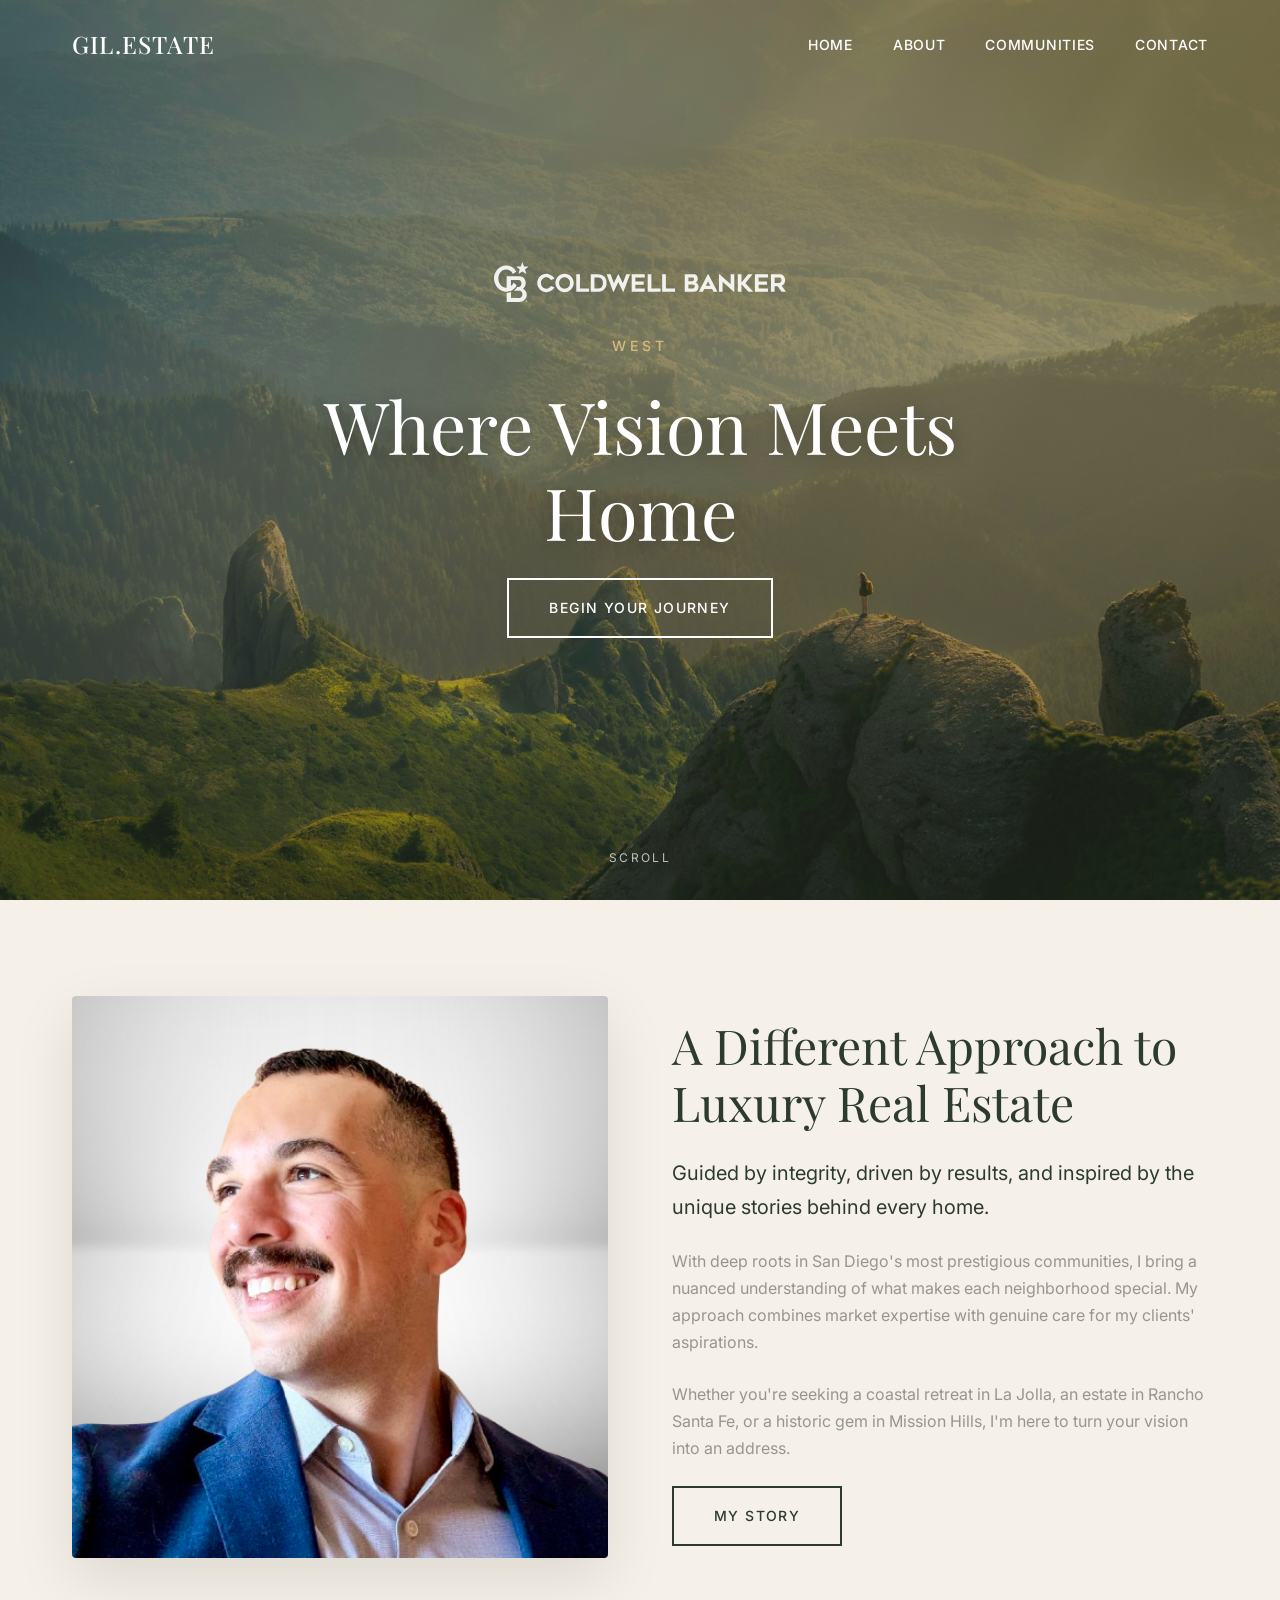
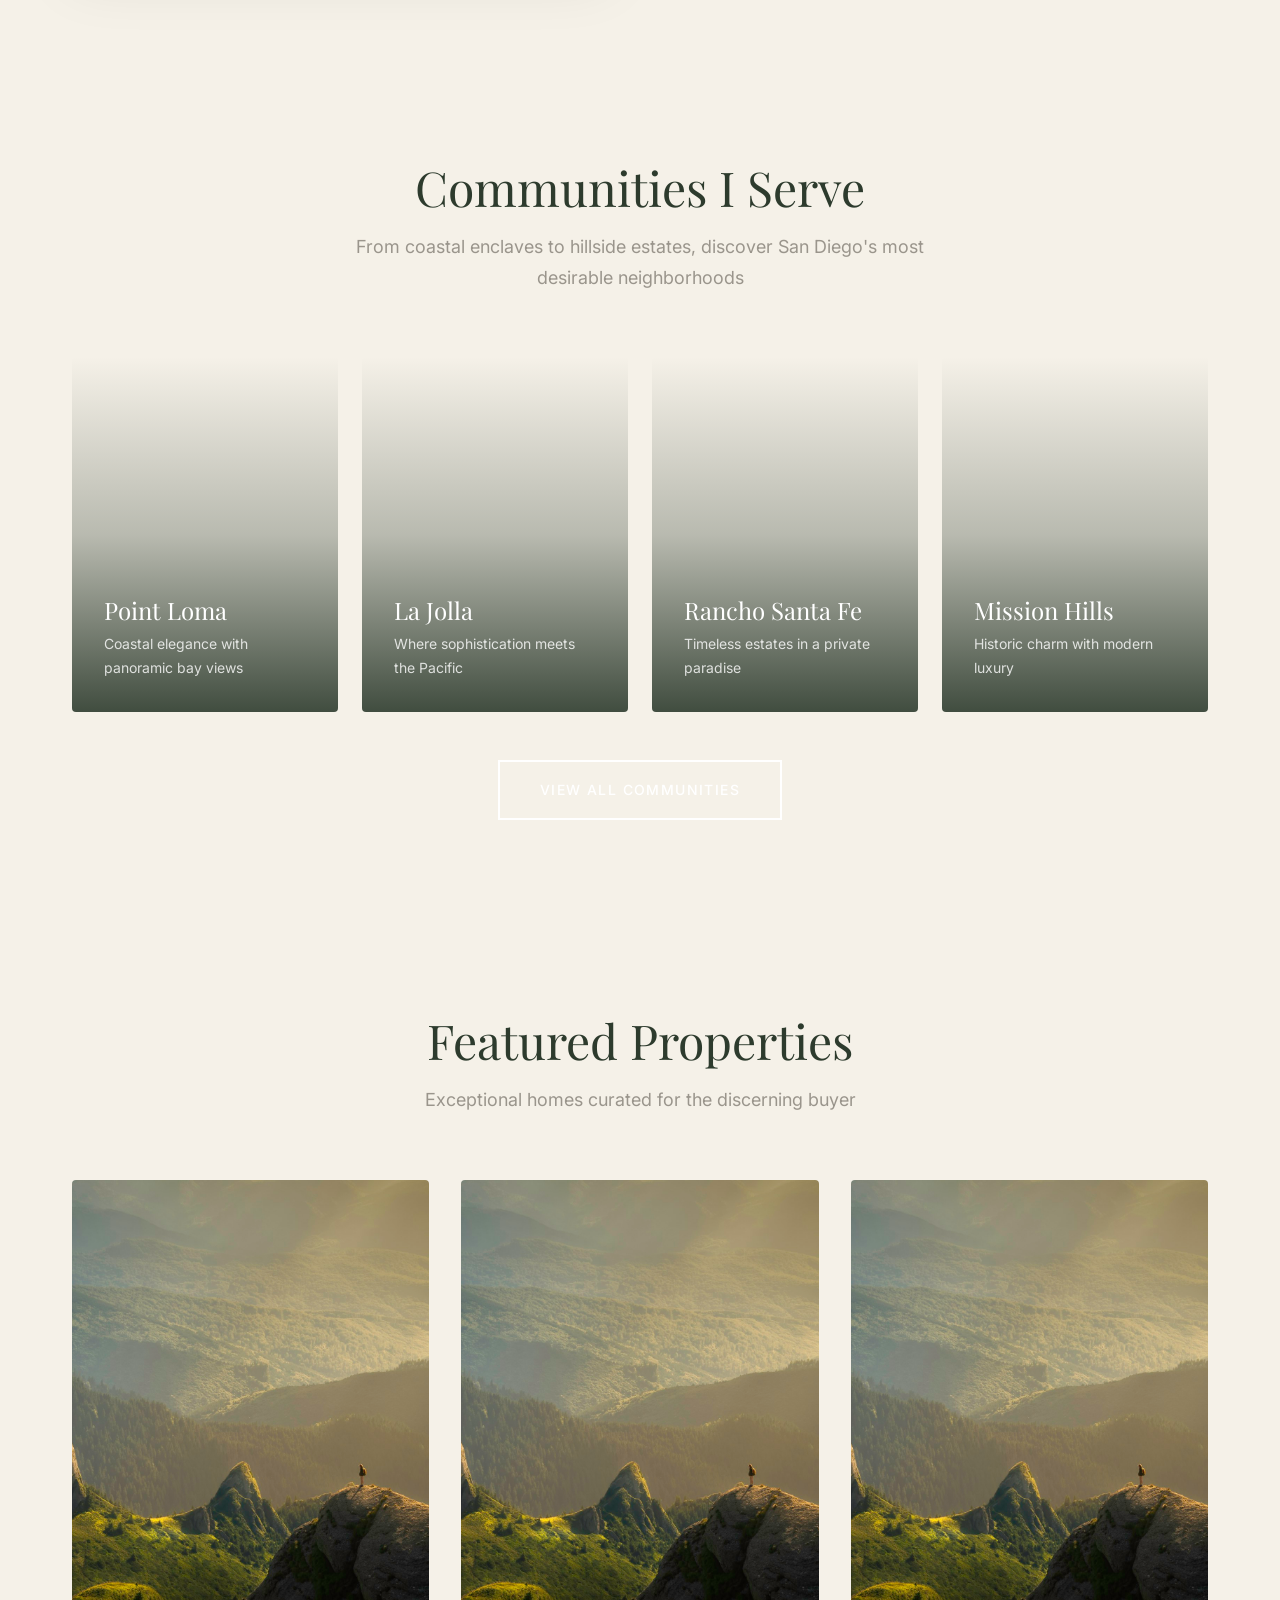
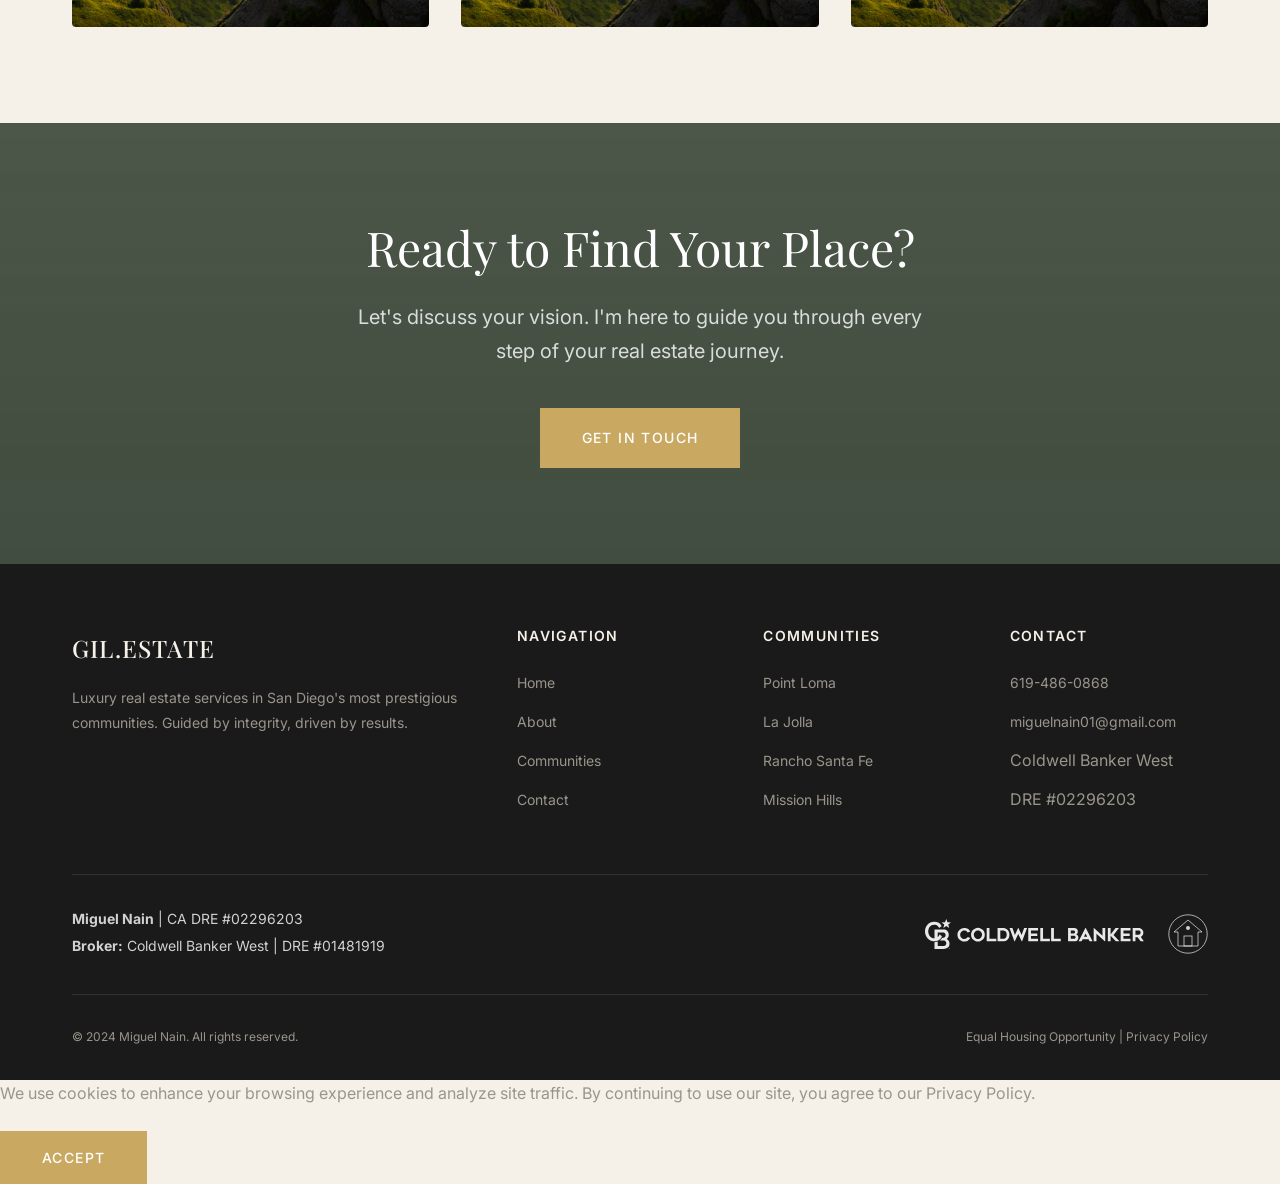
<file: index.html>
<!DOCTYPE html>
<html lang="en">
<head>
    <meta charset="UTF-8">
    <meta name="viewport" content="width=device-width, initial-scale=1.0">
    <title>Miguel Nain | Luxury Real Estate | San Diego</title>
    <meta name="description" content="Miguel Nain - Luxury real estate specialist serving Point Loma, La Jolla, Rancho Santa Fe, and San Diego's finest communities.">
    
    <!-- Fonts -->
    <link rel="preconnect" href="https://fonts.googleapis.com">
    <link rel="preconnect" href="https://fonts.gstatic.com" crossorigin>
    <link href="https://fonts.googleapis.com/css2?family=Inter:wght@300;400;500;600&family=Playfair+Display:ital,wght@0,400;0,500;0,600;1,400&display=swap" rel="stylesheet">
    
    <!-- Styles -->
    <link rel="stylesheet" href="css/style.css">
</head>
<body>
    <!-- Navigation -->
    <nav class="navbar">
        <div class="container">
            <a href="index.html" class="logo">GIL.ESTATE</a>
            <ul class="nav-links">
                <li><a href="index.html">Home</a></li>
                <li><a href="about.html">About</a></li>
                <li><a href="communities.html">Communities</a></li>
                <li><a href="contact.html">Contact</a></li>
            </ul>
            <button class="mobile-menu-btn" aria-label="Toggle menu">
                <span></span>
                <span></span>
                <span></span>
            </button>
        </div>
    </nav>

    <!-- Hero Section -->
    <header class="hero">
        <div class="hero-content">
            <div class="hero-logo">
                <img src="images/cb-logo.svg" alt="Coldwell Banker" class="cb-hero-logo">
            </div>
            <p class="hero-subtitle">West</p>
            <h1>Where Vision Meets Home</h1>
            <a href="contact.html" class="btn btn-outline-light">Begin Your Journey</a>
        </div>
        <div class="scroll-indicator">Scroll</div>
    </header>

    <!-- About Preview Section -->
    <section class="about-preview section-padding">
        <div class="container">
            <div class="about-grid">
                <div class="about-image">
                    <img src="images/miguel.png" alt="Miguel Nain - Real Estate Professional">
                </div>
                <div class="about-content">
                    <h2>A Different Approach to Luxury Real Estate</h2>
                    <p class="lead">Guided by integrity, driven by results, and inspired by the unique stories behind every home.</p>
                    <p>With deep roots in San Diego's most prestigious communities, I bring a nuanced understanding of what makes each neighborhood special. My approach combines market expertise with genuine care for my clients' aspirations.</p>
                    <p>Whether you're seeking a coastal retreat in La Jolla, an estate in Rancho Santa Fe, or a historic gem in Mission Hills, I'm here to turn your vision into an address.</p>
                    <a href="about.html" class="btn btn-outline">My Story</a>
                </div>
            </div>
        </div>
    </section>

    <!-- Communities Section -->
    <section class="communities section-padding">
        <div class="container">
            <div class="section-header">
                <h2>Communities I Serve</h2>
                <p>From coastal enclaves to hillside estates, discover San Diego's most desirable neighborhoods</p>
            </div>
            <div class="communities-grid">
                <div class="community-card">
                    <div class="community-card-bg"></div>
                    <div class="community-card-content">
                        <h3>Point Loma</h3>
                        <p>Coastal elegance with panoramic bay views</p>
                    </div>
                </div>
                <div class="community-card">
                    <div class="community-card-bg"></div>
                    <div class="community-card-content">
                        <h3>La Jolla</h3>
                        <p>Where sophistication meets the Pacific</p>
                    </div>
                </div>
                <div class="community-card">
                    <div class="community-card-bg"></div>
                    <div class="community-card-content">
                        <h3>Rancho Santa Fe</h3>
                        <p>Timeless estates in a private paradise</p>
                    </div>
                </div>
                <div class="community-card">
                    <div class="community-card-bg"></div>
                    <div class="community-card-content">
                        <h3>Mission Hills</h3>
                        <p>Historic charm with modern luxury</p>
                    </div>
                </div>
            </div>
            <div class="text-center" style="margin-top: 3rem;">
                <a href="communities.html" class="btn btn-outline-light">View All Communities</a>
            </div>
        </div>
    </section>

    <!-- Featured Properties -->
    <section class="properties section-padding">
        <div class="container">
            <div class="section-header">
                <h2>Featured Properties</h2>
                <p>Exceptional homes curated for the discerning buyer</p>
            </div>
            <div class="properties-grid">
                <div class="property-card">
                    <img src="images/hero.jpg" alt="Featured Property">
                    <div class="property-overlay">
                        <h3>Hillside Estate</h3>
                        <p>Rancho Santa Fe</p>
                    </div>
                </div>
                <div class="property-card">
                    <img src="images/hero.jpg" alt="Featured Property">
                    <div class="property-overlay">
                        <h3>Coastal Retreat</h3>
                        <p>La Jolla</p>
                    </div>
                </div>
                <div class="property-card">
                    <img src="images/hero.jpg" alt="Featured Property">
                    <div class="property-overlay">
                        <h3>Historic Manor</h3>
                        <p>Mission Hills</p>
                    </div>
                </div>
            </div>
        </div>
    </section>

    <!-- CTA Section -->
    <section class="cta section-padding">
        <div class="container">
            <h2>Ready to Find Your Place?</h2>
            <p>Let's discuss your vision. I'm here to guide you through every step of your real estate journey.</p>
            <a href="contact.html" class="btn btn-primary">Get in Touch</a>
        </div>
    </section>

    <!-- Footer -->
    <footer class="footer">
        <div class="container">
            <div class="footer-grid">
                <div class="footer-brand">
                    <a href="index.html" class="logo">GIL.ESTATE</a>
                    <p>Luxury real estate services in San Diego's most prestigious communities. Guided by integrity, driven by results.</p>
                </div>
                <div class="footer-nav">
                    <h4>Navigation</h4>
                    <ul class="footer-links">
                        <li><a href="index.html">Home</a></li>
                        <li><a href="about.html">About</a></li>
                        <li><a href="communities.html">Communities</a></li>
                        <li><a href="contact.html">Contact</a></li>
                    </ul>
                </div>
                <div class="footer-communities">
                    <h4>Communities</h4>
                    <ul class="footer-links">
                        <li><a href="communities.html">Point Loma</a></li>
                        <li><a href="communities.html">La Jolla</a></li>
                        <li><a href="communities.html">Rancho Santa Fe</a></li>
                        <li><a href="communities.html">Mission Hills</a></li>
                    </ul>
                </div>
                <div class="footer-contact">
                    <h4>Contact</h4>
                    <ul class="footer-links">
                        <li><a href="tel:619-486-0868">619-486-0868</a></li>
                        <li><a href="mailto:miguelnain01@gmail.com">miguelnain01@gmail.com</a></li>
                        <li>Coldwell Banker West</li>
                        <li>DRE #02296203</li>
                    </ul>
                </div>
            </div>
            <div class="footer-credentials">
                <div class="broker-info">
                    <p><strong>Miguel Nain</strong> | CA DRE #02296203</p>
                    <p><strong>Broker:</strong> Coldwell Banker West | DRE #01481919</p>
                </div>
                <div class="footer-logos">
                    <img src="images/cb-logo.svg" alt="Coldwell Banker" class="cb-logo" onerror="this.style.display='none'">
                    <div class="eho-logo" title="Equal Housing Opportunity">
                        <svg viewBox="0 0 100 100" width="40" height="40">
                            <circle cx="50" cy="50" r="48" fill="none" stroke="currentColor" stroke-width="2"/>
                            <path d="M50 15 L85 45 L75 45 L75 80 L25 80 L25 45 L15 45 Z" fill="none" stroke="currentColor" stroke-width="2"/>
                            <rect x="40" y="55" width="20" height="25" fill="none" stroke="currentColor" stroke-width="2"/>
                            <circle cx="50" cy="35" r="5" fill="currentColor"/>
                        </svg>
                    </div>
                </div>
            </div>
            <div class="footer-bottom">
                <p>&copy; 2024 Miguel Nain. All rights reserved.</p>
                <p>Equal Housing Opportunity | <a href="privacy.html" style="color: inherit;">Privacy Policy</a></p>
            </div>
        </div>
    </footer>

    <script src="js/main.js"></script>
</body>
</html>
</file>
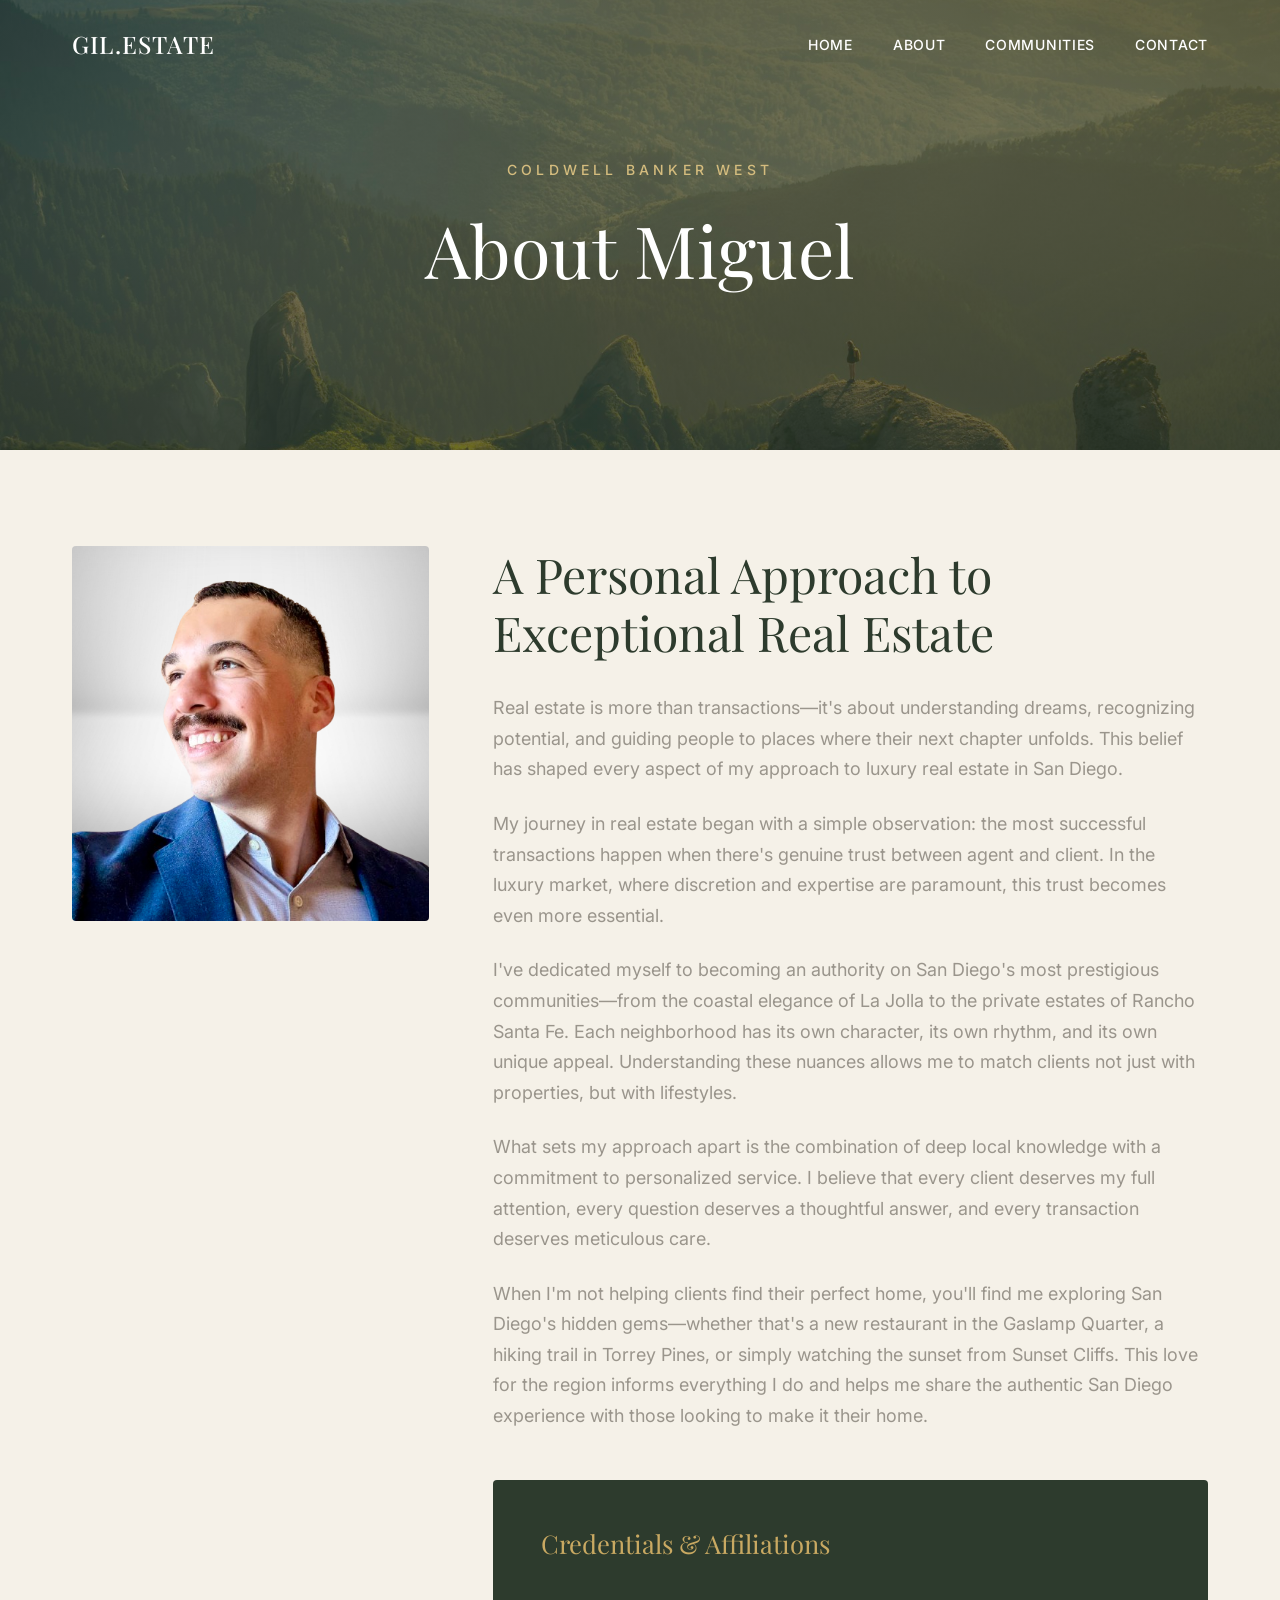
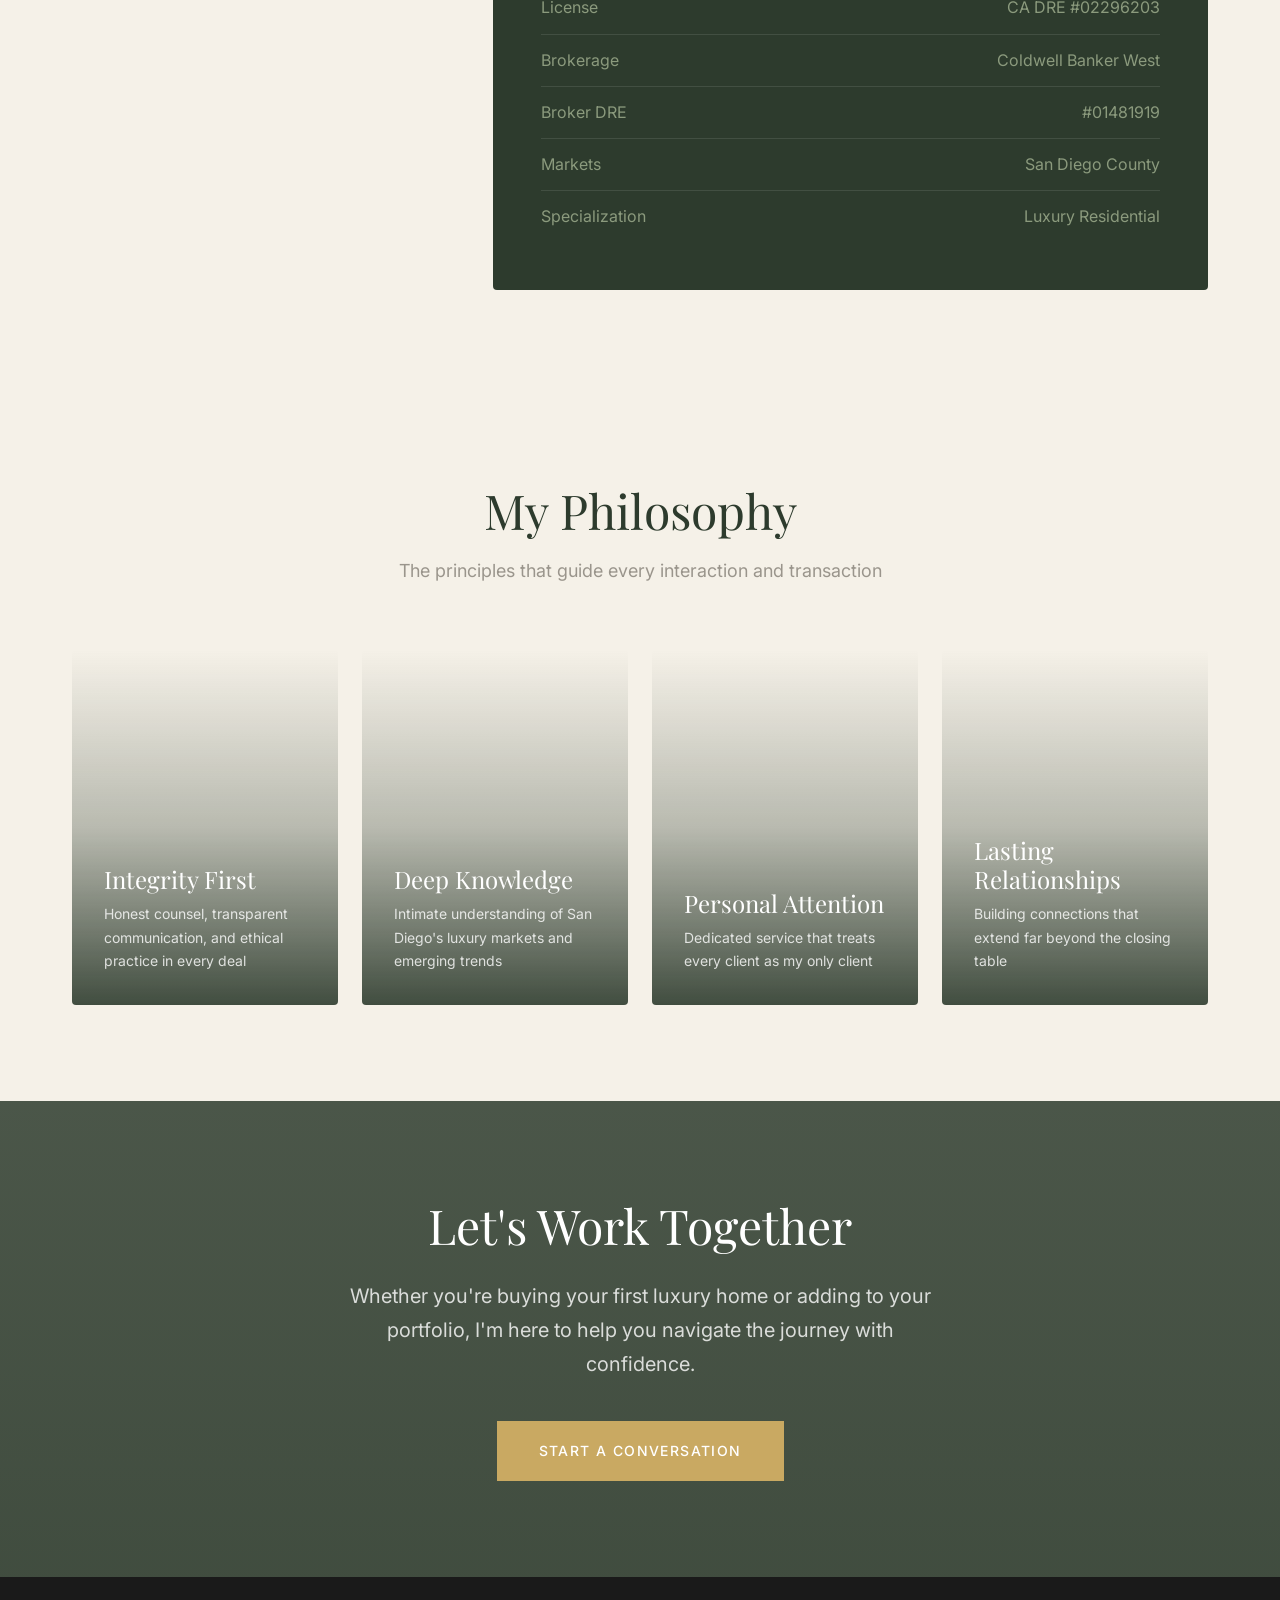
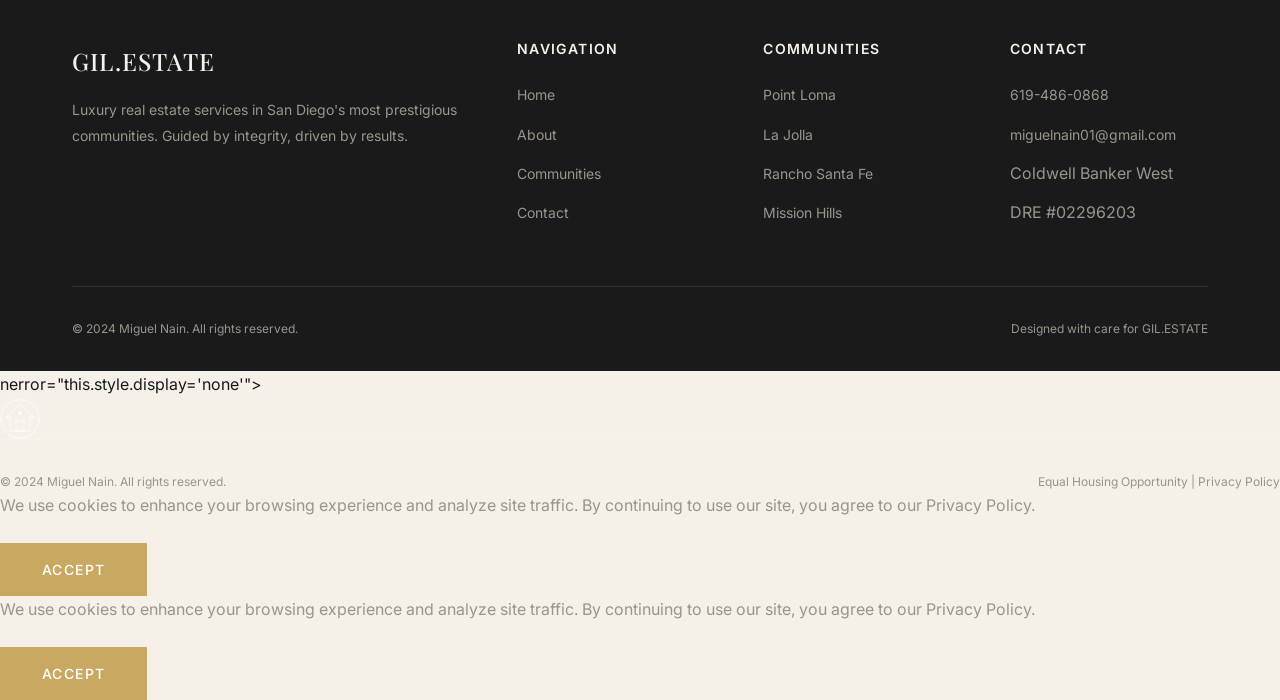
<file: about.html>
<!DOCTYPE html>
<html lang="en">
<head>
    <meta charset="UTF-8">
    <meta name="viewport" content="width=device-width, initial-scale=1.0">
    <title>About | Miguel Nain | Luxury Real Estate</title>
    <meta name="description" content="Meet Miguel Nain, luxury real estate specialist with Coldwell Banker West, serving San Diego's finest communities.">
    
    <!-- Fonts -->
    <link rel="preconnect" href="https://fonts.googleapis.com">
    <link rel="preconnect" href="https://fonts.gstatic.com" crossorigin>
    <link href="https://fonts.googleapis.com/css2?family=Inter:wght@300;400;500;600&family=Playfair+Display:ital,wght@0,400;0,500;0,600;1,400&display=swap" rel="stylesheet">
    
    <!-- Styles -->
    <link rel="stylesheet" href="css/style.css">
</head>
<body>
    <!-- Navigation -->
    <nav class="navbar">
        <div class="container">
            <a href="index.html" class="logo">GIL.ESTATE</a>
            <ul class="nav-links">
                <li><a href="index.html">Home</a></li>
                <li><a href="about.html">About</a></li>
                <li><a href="communities.html">Communities</a></li>
                <li><a href="contact.html">Contact</a></li>
            </ul>
            <button class="mobile-menu-btn" aria-label="Toggle menu">
                <span></span>
                <span></span>
                <span></span>
            </button>
        </div>
    </nav>

    <!-- Page Header -->
    <header class="page-header">
        <div class="container">
            <p class="hero-subtitle">Coldwell Banker West</p>
            <h1>About Miguel</h1>
        </div>
    </header>

    <!-- About Story Section -->
    <section class="about-story section-padding">
        <div class="container">
            <div class="about-story-grid">
                <div class="about-story-image">
                    <img src="images/miguel.png" alt="Miguel Nain">
                </div>
                <div class="about-story-content">
                    <h2>A Personal Approach to Exceptional Real Estate</h2>
                    <p>Real estate is more than transactions—it's about understanding dreams, recognizing potential, and guiding people to places where their next chapter unfolds. This belief has shaped every aspect of my approach to luxury real estate in San Diego.</p>
                    
                    <p>My journey in real estate began with a simple observation: the most successful transactions happen when there's genuine trust between agent and client. In the luxury market, where discretion and expertise are paramount, this trust becomes even more essential.</p>
                    
                    <p>I've dedicated myself to becoming an authority on San Diego's most prestigious communities—from the coastal elegance of La Jolla to the private estates of Rancho Santa Fe. Each neighborhood has its own character, its own rhythm, and its own unique appeal. Understanding these nuances allows me to match clients not just with properties, but with lifestyles.</p>
                    
                    <p>What sets my approach apart is the combination of deep local knowledge with a commitment to personalized service. I believe that every client deserves my full attention, every question deserves a thoughtful answer, and every transaction deserves meticulous care.</p>
                    
                    <p>When I'm not helping clients find their perfect home, you'll find me exploring San Diego's hidden gems—whether that's a new restaurant in the Gaslamp Quarter, a hiking trail in Torrey Pines, or simply watching the sunset from Sunset Cliffs. This love for the region informs everything I do and helps me share the authentic San Diego experience with those looking to make it their home.</p>

                    <div class="credentials">
                        <h3>Credentials & Affiliations</h3>
                        <ul class="credentials-list">
                            <li>
                                <span>License</span>
                                <span>CA DRE #02296203</span>
                            </li>
                            <li>
                                <span>Brokerage</span>
                                <span>Coldwell Banker West</span>
                            </li>
                            <li>
                                <span>Broker DRE</span>
                                <span>#01481919</span>
                            </li>
                            <li>
                                <span>Markets</span>
                                <span>San Diego County</span>
                            </li>
                            <li>
                                <span>Specialization</span>
                                <span>Luxury Residential</span>
                            </li>
                        </ul>
                    </div>
                </div>
            </div>
        </div>
    </section>

    <!-- Philosophy Section -->
    <section class="communities section-padding">
        <div class="container">
            <div class="section-header">
                <h2>My Philosophy</h2>
                <p>The principles that guide every interaction and transaction</p>
            </div>
            <div class="communities-grid">
                <div class="community-card">
                    <div class="community-card-bg"></div>
                    <div class="community-card-content">
                        <h3>Integrity First</h3>
                        <p>Honest counsel, transparent communication, and ethical practice in every deal</p>
                    </div>
                </div>
                <div class="community-card">
                    <div class="community-card-bg"></div>
                    <div class="community-card-content">
                        <h3>Deep Knowledge</h3>
                        <p>Intimate understanding of San Diego's luxury markets and emerging trends</p>
                    </div>
                </div>
                <div class="community-card">
                    <div class="community-card-bg"></div>
                    <div class="community-card-content">
                        <h3>Personal Attention</h3>
                        <p>Dedicated service that treats every client as my only client</p>
                    </div>
                </div>
                <div class="community-card">
                    <div class="community-card-bg"></div>
                    <div class="community-card-content">
                        <h3>Lasting Relationships</h3>
                        <p>Building connections that extend far beyond the closing table</p>
                    </div>
                </div>
            </div>
        </div>
    </section>

    <!-- CTA Section -->
    <section class="cta section-padding">
        <div class="container">
            <h2>Let's Work Together</h2>
            <p>Whether you're buying your first luxury home or adding to your portfolio, I'm here to help you navigate the journey with confidence.</p>
            <a href="contact.html" class="btn btn-primary">Start a Conversation</a>
        </div>
    </section>

    <!-- Footer -->
    <footer class="footer">
        <div class="container">
            <div class="footer-grid">
                <div class="footer-brand">
                    <a href="index.html" class="logo">GIL.ESTATE</a>
                    <p>Luxury real estate services in San Diego's most prestigious communities. Guided by integrity, driven by results.</p>
                </div>
                <div class="footer-nav">
                    <h4>Navigation</h4>
                    <ul class="footer-links">
                        <li><a href="index.html">Home</a></li>
                        <li><a href="about.html">About</a></li>
                        <li><a href="communities.html">Communities</a></li>
                        <li><a href="contact.html">Contact</a></li>
                    </ul>
                </div>
                <div class="footer-communities">
                    <h4>Communities</h4>
                    <ul class="footer-links">
                        <li><a href="communities.html">Point Loma</a></li>
                        <li><a href="communities.html">La Jolla</a></li>
                        <li><a href="communities.html">Rancho Santa Fe</a></li>
                        <li><a href="communities.html">Mission Hills</a></li>
                    </ul>
                </div>
                <div class="footer-contact">
                    <h4>Contact</h4>
                    <ul class="footer-links">
                        <li><a href="tel:619-486-0868">619-486-0868</a></li>
                        <li><a href="mailto:miguelnain01@gmail.com">miguelnain01@gmail.com</a></li>
                        <li>Coldwell Banker West</li>
                        <li>DRE #02296203</li>
                    </ul>
                </div>
            </div>
            <div class="footer-bottom">
                <p>&copy; 2024 Miguel Nain. All rights reserved.</p>
                <p>Designed with care for GIL.ESTATE</p>
            </div>
        </div>
    </footer>

    <script src="js/main.js"></script>
</body>
</html>
nerror="this.style.display='none'">
                    <div class="eho-logo" title="Equal Housing Opportunity">
                        <svg viewBox="0 0 100 100" width="40" height="40">
                            <circle cx="50" cy="50" r="48" fill="none" stroke="currentColor" stroke-width="2"/>
                            <path d="M50 15 L85 45 L75 45 L75 80 L25 80 L25 45 L15 45 Z" fill="none" stroke="currentColor" stroke-width="2"/>
                            <rect x="40" y="55" width="20" height="25" fill="none" stroke="currentColor" stroke-width="2"/>
                            <circle cx="50" cy="35" r="5" fill="currentColor"/>
                        </svg>
                    </div>
                </div>
            </div>
            <div class="footer-bottom">
                <p>&copy; 2024 Miguel Nain. All rights reserved.</p>
                <p>Equal Housing Opportunity | <a href="privacy.html" style="color: inherit;">Privacy Policy</a></p>
            </div>
        </div>
    </footer>

    <script src="js/main.js"></script>
</body>
</html>
</file>
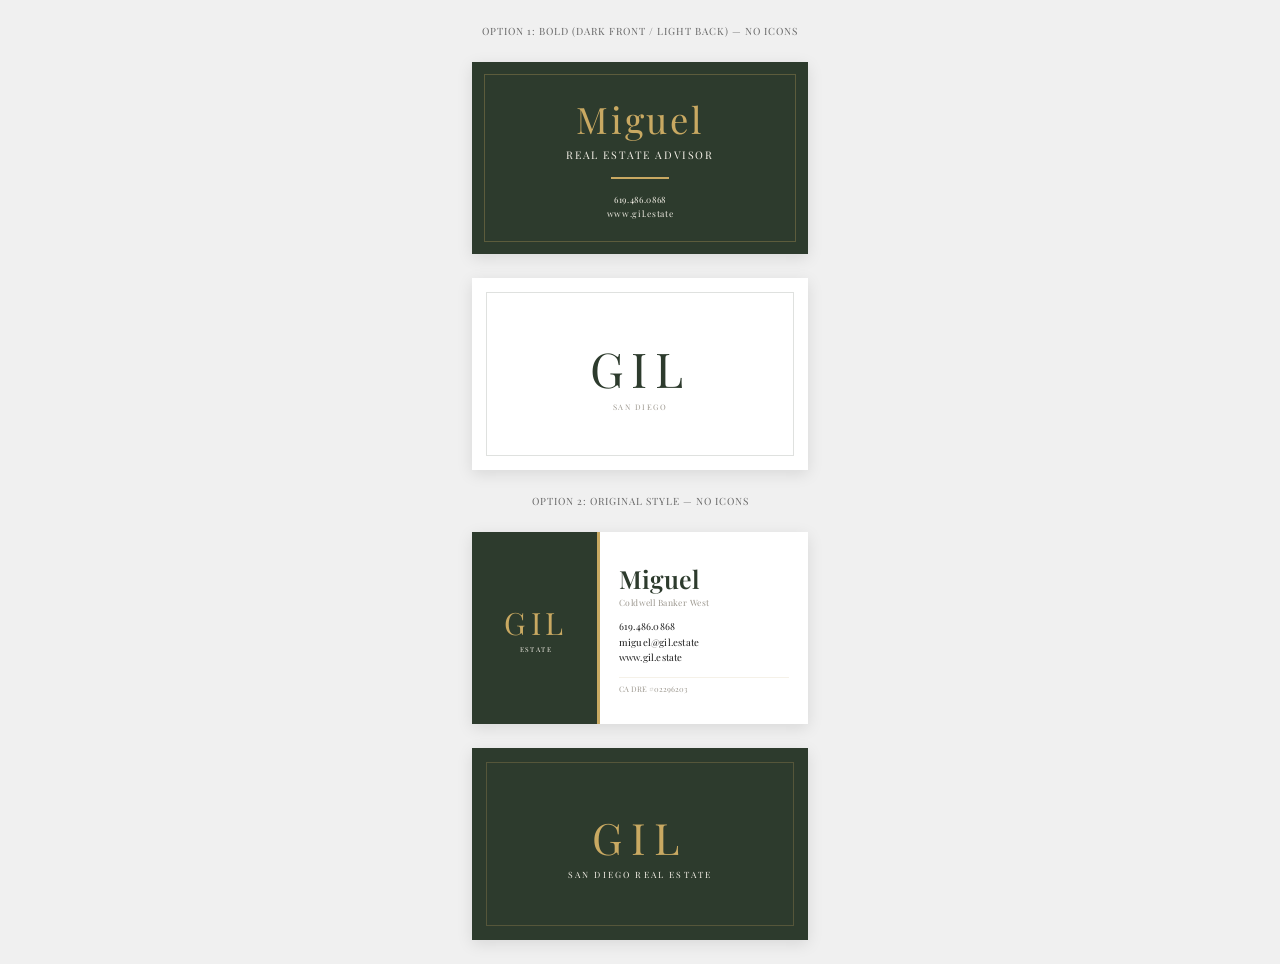
<file: business-cards-bold.html>
<!DOCTYPE html>
<html lang="en">
<head>
    <meta charset="UTF-8">
    <meta name="viewport" content="width=device-width, initial-scale=1.0">
    <title>Miguel Nain Business Card - BOLD VERSION</title>
    <link rel="preconnect" href="https://fonts.googleapis.com">
    <link rel="preconnect" href="https://fonts.gstatic.com" crossorigin>
    <link href="https://fonts.googleapis.com/css2?family=Playfair+Display:wght@400;500;600;700&display=swap" rel="stylesheet">
    <style>
        @page {
            size: 3.5in 2in;
            margin: 0;
        }

        * {
            margin: 0;
            padding: 0;
            box-sizing: border-box;
        }

        body {
            margin: 0;
            padding: 0.25in;
            background: #f0f0f0;
            display: flex;
            flex-direction: column;
            gap: 0.25in;
            align-items: center;
        }

        .label {
            font-family: 'Playfair Display', serif;
            font-size: 10px;
            color: #666;
            text-transform: uppercase;
            letter-spacing: 0.1em;
        }

        /* Business Card: 3.5in x 2in */
        .business-card {
            width: 3.5in;
            height: 2in;
            position: relative;
            overflow: hidden;
            box-shadow: 0 4px 15px rgba(0,0,0,0.1);
        }

        /* BOLD FRONT - Dark with Gold */
        .card-front-bold {
            background: #2D3B2D;
            display: flex;
            flex-direction: column;
            justify-content: center;
            align-items: center;
            padding: 0.25in;
        }

        .card-front-bold::before {
            content: '';
            position: absolute;
            top: 0.12in;
            left: 0.12in;
            right: 0.12in;
            bottom: 0.12in;
            border: 1px solid #C9A962;
            opacity: 0.3;
        }

        .card-front-bold .name {
            font-family: 'Playfair Display', serif;
            font-size: 0.38in;
            color: #C9A962;
            letter-spacing: 0.08em;
            margin-bottom: 0.05in;
            z-index: 1;
        }

        .card-front-bold .title {
            font-family: 'Playfair Display', serif;
            font-size: 0.11in;
            color: #F5F1E8;
            letter-spacing: 0.15em;
            text-transform: uppercase;
            margin-bottom: 0.15in;
            z-index: 1;
        }

        .card-front-bold .divider {
            width: 0.6in;
            height: 2px;
            background: #C9A962;
            margin-bottom: 0.15in;
            z-index: 1;
        }

        .card-front-bold .contact {
            font-family: 'Playfair Display', serif;
            font-size: 0.09in;
            color: #F5F1E8;
            letter-spacing: 0.08em;
            text-align: center;
            line-height: 1.6;
            z-index: 1;
        }

        .card-front-bold .contact span {
            display: block;
        }

        /* BOLD BACK - Light with Dark */
        .card-back-bold {
            background: #FFFFFF;
            display: flex;
            flex-direction: column;
            justify-content: center;
            align-items: center;
            padding: 0.25in;
        }

        .card-back-bold::before {
            content: '';
            position: absolute;
            top: 0.15in;
            left: 0.15in;
            right: 0.15in;
            bottom: 0.15in;
            border: 1px solid #2D3B2D;
            opacity: 0.15;
        }

        .card-back-bold .logo {
            font-family: 'Playfair Display', serif;
            font-size: 0.5in;
            color: #2D3B2D;
            letter-spacing: 0.15em;
            margin-bottom: 0.03in;
            z-index: 1;
        }

        .card-back-bold .tagline {
            font-family: 'Playfair Display', serif;
            font-size: 0.08in;
            color: #9A958C;
            letter-spacing: 0.2em;
            text-transform: uppercase;
            z-index: 1;
        }

        /* ORIGINAL FRONT - No Icons */
        .card-front-original {
            background: #FFFFFF;
            display: flex;
        }

        .card-front-original .left-panel {
            width: 38%;
            background: #2D3B2D;
            display: flex;
            flex-direction: column;
            justify-content: center;
            align-items: center;
            padding: 0.15in;
            position: relative;
        }

        .card-front-original .left-panel::after {
            content: '';
            position: absolute;
            right: 0;
            top: 0;
            bottom: 0;
            width: 0.025in;
            background: #C9A962;
        }

        .card-front-original .logo-large {
            font-family: 'Playfair Display', serif;
            font-size: 0.32in;
            color: #C9A962;
            letter-spacing: 0.15em;
            margin-bottom: 0.02in;
        }

        .card-front-original .tagline {
            color: #F5F1E8;
            font-family: 'Playfair Display', serif;
            font-size: 0.07in;
            letter-spacing: 0.2em;
            text-transform: uppercase;
        }

        .card-front-original .right-panel {
            width: 62%;
            padding: 0.2in;
            display: flex;
            flex-direction: column;
            justify-content: center;
        }

        .card-front-original .name {
            font-family: 'Playfair Display', serif;
            font-size: 0.26in;
            color: #2D3B2D;
            margin-bottom: 0.02in;
            font-weight: 600;
        }

        .card-front-original .title {
            color: #9A958C;
            font-family: 'Playfair Display', serif;
            font-size: 0.09in;
            letter-spacing: 0.05em;
            margin-bottom: 0.12in;
        }

        .card-front-original .contact-row {
            font-size: 0.1in;
            color: #1A1A1A;
            font-family: 'Playfair Display', serif;
            margin-bottom: 0.04in;
            letter-spacing: 0.02em;
        }

        .card-front-original .brokerage {
            margin-top: 0.1in;
            padding-top: 0.06in;
            border-top: 1px solid #F5F1E8;
            font-size: 0.08in;
            color: #9A958C;
            font-family: 'Playfair Display', serif;
        }

        /* ORIGINAL BACK */
        .card-back-original {
            background: #2D3B2D;
            display: flex;
            flex-direction: column;
            justify-content: center;
            align-items: center;
            padding: 0.25in;
        }

        .card-back-original::before {
            content: '';
            position: absolute;
            top: 0.15in;
            left: 0.15in;
            right: 0.15in;
            bottom: 0.15in;
            border: 1px solid #C9A962;
            opacity: 0.25;
        }

        .card-back-original .logo-large {
            font-family: 'Playfair Display', serif;
            font-size: 0.45in;
            color: #C9A962;
            letter-spacing: 0.2em;
            margin-bottom: 0.03in;
            z-index: 1;
        }

        .card-back-original .tagline {
            color: #F5F1E8;
            font-family: 'Playfair Display', serif;
            font-size: 0.09in;
            letter-spacing: 0.25em;
            text-transform: uppercase;
            z-index: 1;
        }
    </style>
</head>
<body>
    <div class="label">Option 1: Bold (Dark Front / Light Back) — No Icons</div>
    
    <!-- BOLD FRONT -->
    <div class="business-card card-front-bold">
        <div class="name">Miguel</div>
        <div class="title">Real Estate Advisor</div>
        <div class="divider"></div>
        <div class="contact">
            <span>619.486.0868</span>
            <span>www.gil.estate</span>
        </div>
    </div>

    <!-- BOLD BACK -->
    <div class="business-card card-back-bold">
        <div class="logo">GIL</div>
        <div class="tagline">San Diego</div>
    </div>

    <div class="label">Option 2: Original Style — No Icons</div>
    
    <!-- ORIGINAL FRONT -->
    <div class="business-card card-front-original">
        <div class="left-panel">
            <div class="logo-large">GIL</div>
            <div class="tagline">Estate</div>
        </div>
        <div class="right-panel">
            <div class="name">Miguel</div>
            <div class="title">Coldwell Banker West</div>
            <div class="contact-row">619.486.0868</div>
            <div class="contact-row">miguel@gil.estate</div>
            <div class="contact-row">www.gil.estate</div>
            <div class="brokerage">CA DRE #02296203</div>
        </div>
    </div>

    <!-- ORIGINAL BACK -->
    <div class="business-card card-back-original">
        <div class="logo-large">GIL</div>
        <div class="tagline">San Diego Real Estate</div>
    </div>
</body>
</html>
</file>
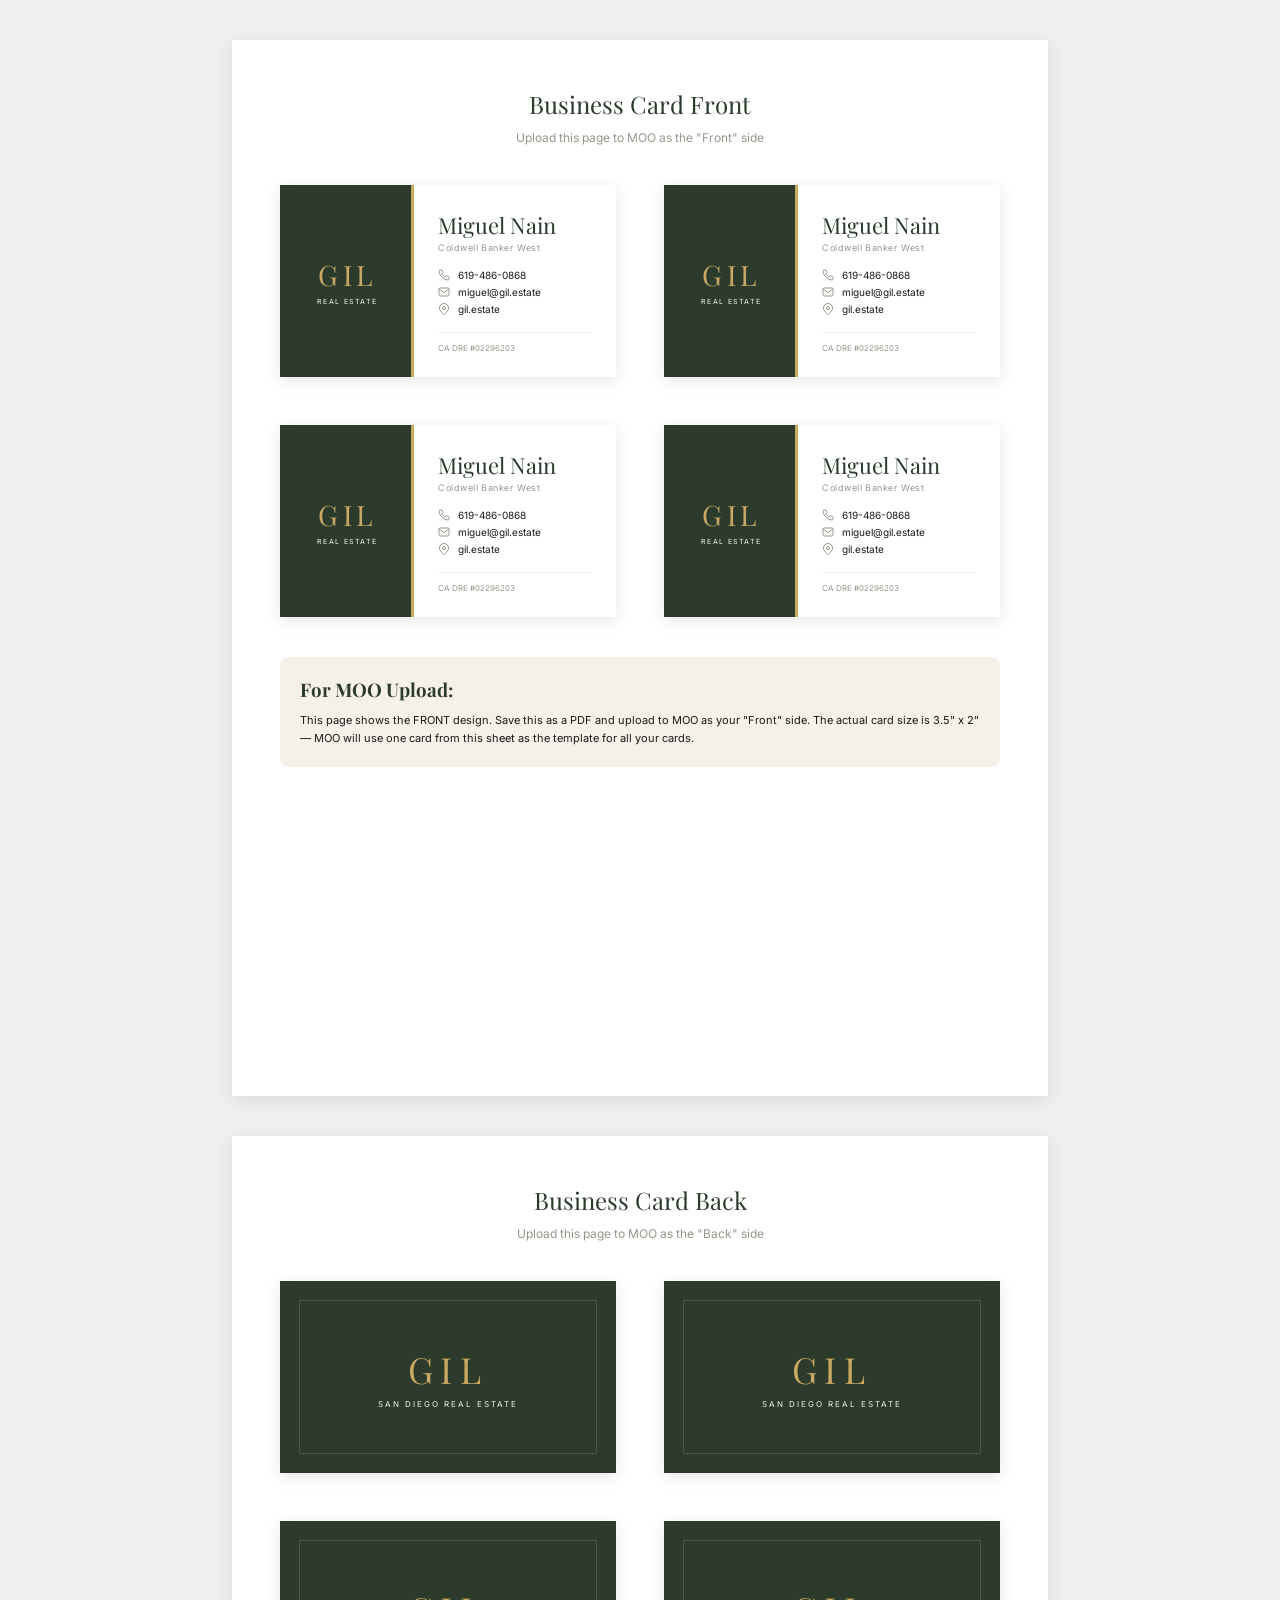
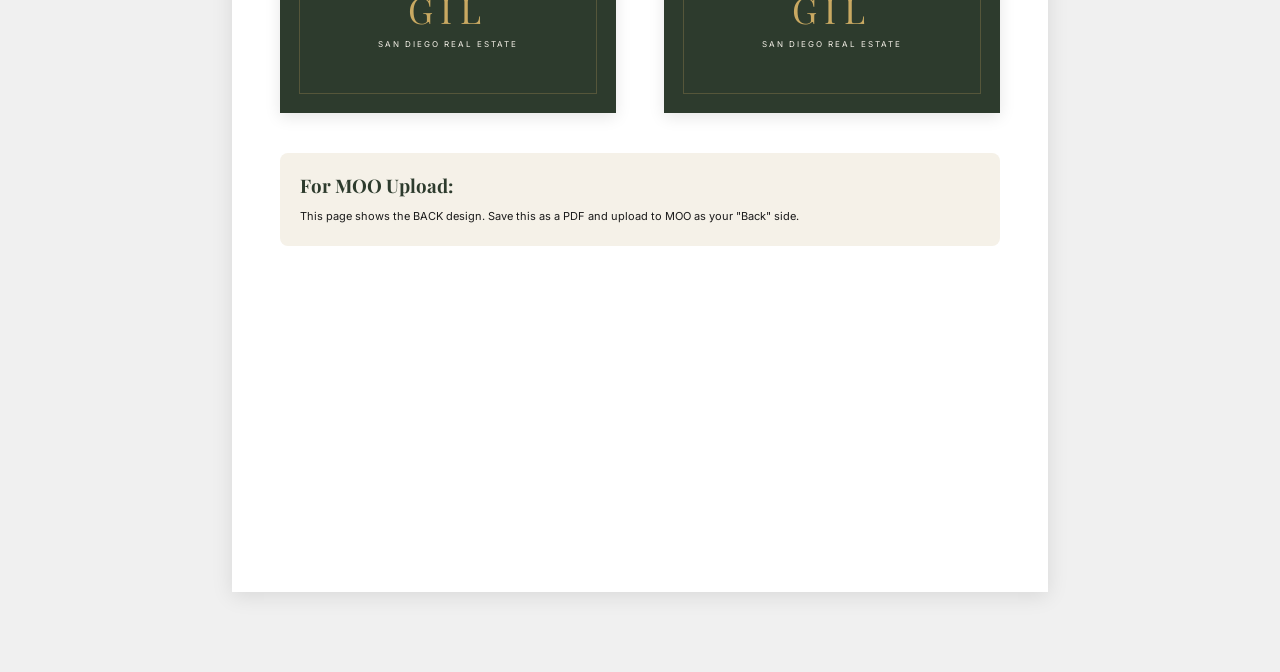
<file: business-cards-moo.html>
<!DOCTYPE html>
<html lang="en">
<head>
    <meta charset="UTF-8">
    <meta name="viewport" content="width=device-width, initial-scale=1.0">
    <title>Miguel Nain Business Cards - MOO Print Ready</title>
    <link rel="preconnect" href="https://fonts.googleapis.com">
    <link rel="preconnect" href="https://fonts.gstatic.com" crossorigin>
    <link href="https://fonts.googleapis.com/css2?family=Inter:wght@300;400;500;600&family=Playfair+Display:ital,wght@0,400;0,500;0,600;1,400&display=swap" rel="stylesheet">
    <style>
        :root {
            --gold: #C9A962;
            --cream: #F5F1E8;
            --forest: #2D3B2D;
            --mist: #9A958C;
            --charcoal: #1A1A1A;
            --white: #FFFFFF;
        }

        * {
            margin: 0;
            padding: 0;
            box-sizing: border-box;
        }

        body {
            font-family: 'Inter', sans-serif;
            background: #f0f0f0;
            padding: 40px;
        }

        .page {
            width: 8.5in;
            height: 11in;
            background: white;
            margin: 0 auto 40px;
            padding: 0.5in;
            box-shadow: 0 4px 20px rgba(0,0,0,0.1);
            page-break-after: always;
        }

        .page-title {
            font-family: 'Playfair Display', serif;
            font-size: 24px;
            color: var(--forest);
            margin-bottom: 10px;
            text-align: center;
        }

        .page-subtitle {
            text-align: center;
            color: var(--mist);
            font-size: 12px;
            margin-bottom: 40px;
        }

        .cards-grid {
            display: grid;
            grid-template-columns: repeat(2, 1fr);
            gap: 0.5in;
            justify-items: center;
        }

        /* Business Card: 3.5in x 2in */
        .business-card {
            width: 3.5in;
            height: 2in;
            background: var(--white);
            box-shadow: 0 4px 15px rgba(0,0,0,0.1);
            position: relative;
            overflow: hidden;
        }

        /* FRONT DESIGN */
        .card-front {
            display: flex;
        }

        .card-front .left-panel {
            width: 40%;
            background: var(--forest);
            display: flex;
            flex-direction: column;
            justify-content: center;
            align-items: center;
            padding: 0.25in;
            position: relative;
        }

        .card-front .left-panel::after {
            content: '';
            position: absolute;
            right: 0;
            top: 0;
            bottom: 0;
            width: 3px;
            background: var(--gold);
        }

        .card-front .logo-large {
            font-family: 'Playfair Display', serif;
            font-size: 28px;
            color: var(--gold);
            letter-spacing: 0.15em;
            margin-bottom: 4px;
        }

        .card-front .tagline {
            color: var(--cream);
            font-size: 7px;
            letter-spacing: 0.2em;
            text-transform: uppercase;
        }

        .card-front .right-panel {
            width: 60%;
            padding: 0.25in;
            display: flex;
            flex-direction: column;
            justify-content: center;
        }

        .card-front .name {
            font-family: 'Playfair Display', serif;
            font-size: 22px;
            color: var(--forest);
            margin-bottom: 2px;
        }

        .card-front .title {
            color: var(--mist);
            font-size: 9px;
            letter-spacing: 0.05em;
            margin-bottom: 16px;
            font-weight: 400;
        }

        .card-front .contact-row {
            display: flex;
            align-items: center;
            gap: 8px;
            margin-bottom: 5px;
            font-size: 10px;
            color: var(--charcoal);
        }

        .card-front .contact-row svg {
            width: 12px;
            height: 12px;
            color: var(--mist);
        }

        .card-front .brokerage {
            margin-top: 12px;
            padding-top: 10px;
            border-top: 1px solid var(--cream);
            font-size: 8px;
            color: var(--mist);
        }

        /* BACK DESIGN */
        .card-back {
            background: var(--forest);
            display: flex;
            flex-direction: column;
            justify-content: center;
            align-items: center;
            position: relative;
        }

        .card-back::before {
            content: '';
            position: absolute;
            top: 0.2in;
            left: 0.2in;
            right: 0.2in;
            bottom: 0.2in;
            border: 1px solid var(--gold);
            opacity: 0.25;
        }

        .card-back .logo-large {
            font-family: 'Playfair Display', serif;
            font-size: 36px;
            color: var(--gold);
            letter-spacing: 0.2em;
            margin-bottom: 6px;
            z-index: 1;
        }

        .card-back .tagline {
            color: var(--cream);
            font-size: 8px;
            letter-spacing: 0.25em;
            text-transform: uppercase;
            z-index: 1;
        }

        /* Print instructions */
        .instructions {
            margin-top: 40px;
            padding: 20px;
            background: var(--cream);
            border-radius: 8px;
        }

        .instructions h3 {
            font-family: 'Playfair Display', serif;
            color: var(--forest);
            margin-bottom: 10px;
        }

        .instructions p {
            font-size: 11px;
            color: var(--charcoal);
            line-height: 1.6;
        }

        @media print {
            body {
                background: white;
                padding: 0;
            }
            .page {
                box-shadow: none;
                margin: 0;
                page-break-after: always;
            }
            .instructions {
                display: none;
            }
        }
    </style>
</head>
<body>
    <!-- PAGE 1: FRONT SIDE -->
    <div class="page">
        <div class="page-title">Business Card Front</div>
        <div class="page-subtitle">Upload this page to MOO as the "Front" side</div>
        
        <div class="cards-grid">
            <!-- Multiple cards shown for visual reference -->
            <div class="business-card card-front">
                <div class="left-panel">
                    <div class="logo-large">GIL</div>
                    <div class="tagline">Real Estate</div>
                </div>
                <div class="right-panel">
                    <div class="name">Miguel Nain</div>
                    <div class="title">Coldwell Banker West</div>
                    <div class="contact-row">
                        <svg viewBox="0 0 24 24" fill="none" stroke="currentColor" stroke-width="2"><path d="M22 16.92v3a2 2 0 0 1-2.18 2 19.79 19.79 0 0 1-8.63-3.07 19.5 19.5 0 0 1-6-6 19.79 19.79 0 0 1-3.07-8.67A2 2 0 0 1 4.11 2h3a2 2 0 0 1 2 1.72 12.84 12.84 0 0 0 .7 2.81 2 2 0 0 1-.45 2.11L8.09 9.91a16 16 0 0 0 6 6l1.27-1.27a2 2 0 0 1 2.11-.45 12.84 12.84 0 0 0 2.81.7A2 2 0 0 1 22 16.92z"/></svg>
                        619-486-0868
                    </div>
                    <div class="contact-row">
                        <svg viewBox="0 0 24 24" fill="none" stroke="currentColor" stroke-width="2"><path d="M4 4h16c1.1 0 2 .9 2 2v12c0 1.1-.9 2-2 2H4c-1.1 0-2-.9-2-2V6c0-1.1.9-2 2-2z"/><polyline points="22,6 12,13 2,6"/></svg>
                        miguel@gil.estate
                    </div>
                    <div class="contact-row">
                        <svg viewBox="0 0 24 24" fill="none" stroke="currentColor" stroke-width="2"><path d="M21 10c0 7-9 13-9 13s-9-6-9-13a9 9 0 0 1 18 0z"/><circle cx="12" cy="10" r="3"/></svg>
                        gil.estate
                    </div>
                    <div class="brokerage">CA DRE #02296203</div>
                </div>
            </div>

            <div class="business-card card-front">
                <div class="left-panel">
                    <div class="logo-large">GIL</div>
                    <div class="tagline">Real Estate</div>
                </div>
                <div class="right-panel">
                    <div class="name">Miguel Nain</div>
                    <div class="title">Coldwell Banker West</div>
                    <div class="contact-row">
                        <svg viewBox="0 0 24 24" fill="none" stroke="currentColor" stroke-width="2"><path d="M22 16.92v3a2 2 0 0 1-2.18 2 19.79 19.79 0 0 1-8.63-3.07 19.5 19.5 0 0 1-6-6 19.79 19.79 0 0 1-3.07-8.67A2 2 0 0 1 4.11 2h3a2 2 0 0 1 2 1.72 12.84 12.84 0 0 0 .7 2.81 2 2 0 0 1-.45 2.11L8.09 9.91a16 16 0 0 0 6 6l1.27-1.27a2 2 0 0 1 2.11-.45 12.84 12.84 0 0 0 2.81.7A2 2 0 0 1 22 16.92z"/></svg>
                        619-486-0868
                    </div>
                    <div class="contact-row">
                        <svg viewBox="0 0 24 24" fill="none" stroke="currentColor" stroke-width="2"><path d="M4 4h16c1.1 0 2 .9 2 2v12c0 1.1-.9 2-2 2H4c-1.1 0-2-.9-2-2V6c0-1.1.9-2 2-2z"/><polyline points="22,6 12,13 2,6"/></svg>
                        miguel@gil.estate
                    </div>
                    <div class="contact-row">
                        <svg viewBox="0 0 24 24" fill="none" stroke="currentColor" stroke-width="2"><path d="M21 10c0 7-9 13-9 13s-9-6-9-13a9 9 0 0 1 18 0z"/><circle cx="12" cy="10" r="3"/></svg>
                        gil.estate
                    </div>
                    <div class="brokerage">CA DRE #02296203</div>
                </div>
            </div>

            <div class="business-card card-front">
                <div class="left-panel">
                    <div class="logo-large">GIL</div>
                    <div class="tagline">Real Estate</div>
                </div>
                <div class="right-panel">
                    <div class="name">Miguel Nain</div>
                    <div class="title">Coldwell Banker West</div>
                    <div class="contact-row">
                        <svg viewBox="0 0 24 24" fill="none" stroke="currentColor" stroke-width="2"><path d="M22 16.92v3a2 2 0 0 1-2.18 2 19.79 19.79 0 0 1-8.63-3.07 19.5 19.5 0 0 1-6-6 19.79 19.79 0 0 1-3.07-8.67A2 2 0 0 1 4.11 2h3a2 2 0 0 1 2 1.72 12.84 12.84 0 0 0 .7 2.81 2 2 0 0 1-.45 2.11L8.09 9.91a16 16 0 0 0 6 6l1.27-1.27a2 2 0 0 1 2.11-.45 12.84 12.84 0 0 0 2.81.7A2 2 0 0 1 22 16.92z"/></svg>
                        619-486-0868
                    </div>
                    <div class="contact-row">
                        <svg viewBox="0 0 24 24" fill="none" stroke="currentColor" stroke-width="2"><path d="M4 4h16c1.1 0 2 .9 2 2v12c0 1.1-.9 2-2 2H4c-1.1 0-2-.9-2-2V6c0-1.1.9-2 2-2z"/><polyline points="22,6 12,13 2,6"/></svg>
                        miguel@gil.estate
                    </div>
                    <div class="contact-row">
                        <svg viewBox="0 0 24 24" fill="none" stroke="currentColor" stroke-width="2"><path d="M21 10c0 7-9 13-9 13s-9-6-9-13a9 9 0 0 1 18 0z"/><circle cx="12" cy="10" r="3"/></svg>
                        gil.estate
                    </div>
                    <div class="brokerage">CA DRE #02296203</div>
                </div>
            </div>

            <div class="business-card card-front">
                <div class="left-panel">
                    <div class="logo-large">GIL</div>
                    <div class="tagline">Real Estate</div>
                </div>
                <div class="right-panel">
                    <div class="name">Miguel Nain</div>
                    <div class="title">Coldwell Banker West</div>
                    <div class="contact-row">
                        <svg viewBox="0 0 24 24" fill="none" stroke="currentColor" stroke-width="2"><path d="M22 16.92v3a2 2 0 0 1-2.18 2 19.79 19.79 0 0 1-8.63-3.07 19.5 19.5 0 0 1-6-6 19.79 19.79 0 0 1-3.07-8.67A2 2 0 0 1 4.11 2h3a2 2 0 0 1 2 1.72 12.84 12.84 0 0 0 .7 2.81 2 2 0 0 1-.45 2.11L8.09 9.91a16 16 0 0 0 6 6l1.27-1.27a2 2 0 0 1 2.11-.45 12.84 12.84 0 0 0 2.81.7A2 2 0 0 1 22 16.92z"/></svg>
                        619-486-0868
                    </div>
                    <div class="contact-row">
                        <svg viewBox="0 0 24 24" fill="none" stroke="currentColor" stroke-width="2"><path d="M4 4h16c1.1 0 2 .9 2 2v12c0 1.1-.9 2-2 2H4c-1.1 0-2-.9-2-2V6c0-1.1.9-2 2-2z"/><polyline points="22,6 12,13 2,6"/></svg>
                        miguel@gil.estate
                    </div>
                    <div class="contact-row">
                        <svg viewBox="0 0 24 24" fill="none" stroke="currentColor" stroke-width="2"><path d="M21 10c0 7-9 13-9 13s-9-6-9-13a9 9 0 0 1 18 0z"/><circle cx="12" cy="10" r="3"/></svg>
                        gil.estate
                    </div>
                    <div class="brokerage">CA DRE #02296203</div>
                </div>
            </div>
        </div>

        <div class="instructions">
            <h3>For MOO Upload:</h3>
            <p>This page shows the FRONT design. Save this as a PDF and upload to MOO as your "Front" side. The actual card size is 3.5" x 2" — MOO will use one card from this sheet as the template for all your cards.</p>
        </div>
    </div>

    <!-- PAGE 2: BACK SIDE -->
    <div class="page">
        <div class="page-title">Business Card Back</div>
        <div class="page-subtitle">Upload this page to MOO as the "Back" side</div>
        
        <div class="cards-grid">
            <div class="business-card card-back">
                <div class="logo-large">GIL</div>
                <div class="tagline">San Diego Real Estate</div>
            </div>

            <div class="business-card card-back">
                <div class="logo-large">GIL</div>
                <div class="tagline">San Diego Real Estate</div>
            </div>

            <div class="business-card card-back">
                <div class="logo-large">GIL</div>
                <div class="tagline">San Diego Real Estate</div>
            </div>

            <div class="business-card card-back">
                <div class="logo-large">GIL</div>
                <div class="tagline">San Diego Real Estate</div>
            </div>
        </div>

        <div class="instructions">
            <h3>For MOO Upload:</h3>
            <p>This page shows the BACK design. Save this as a PDF and upload to MOO as your "Back" side.</p>
        </div>
    </div>
</body>
</html>
</file>
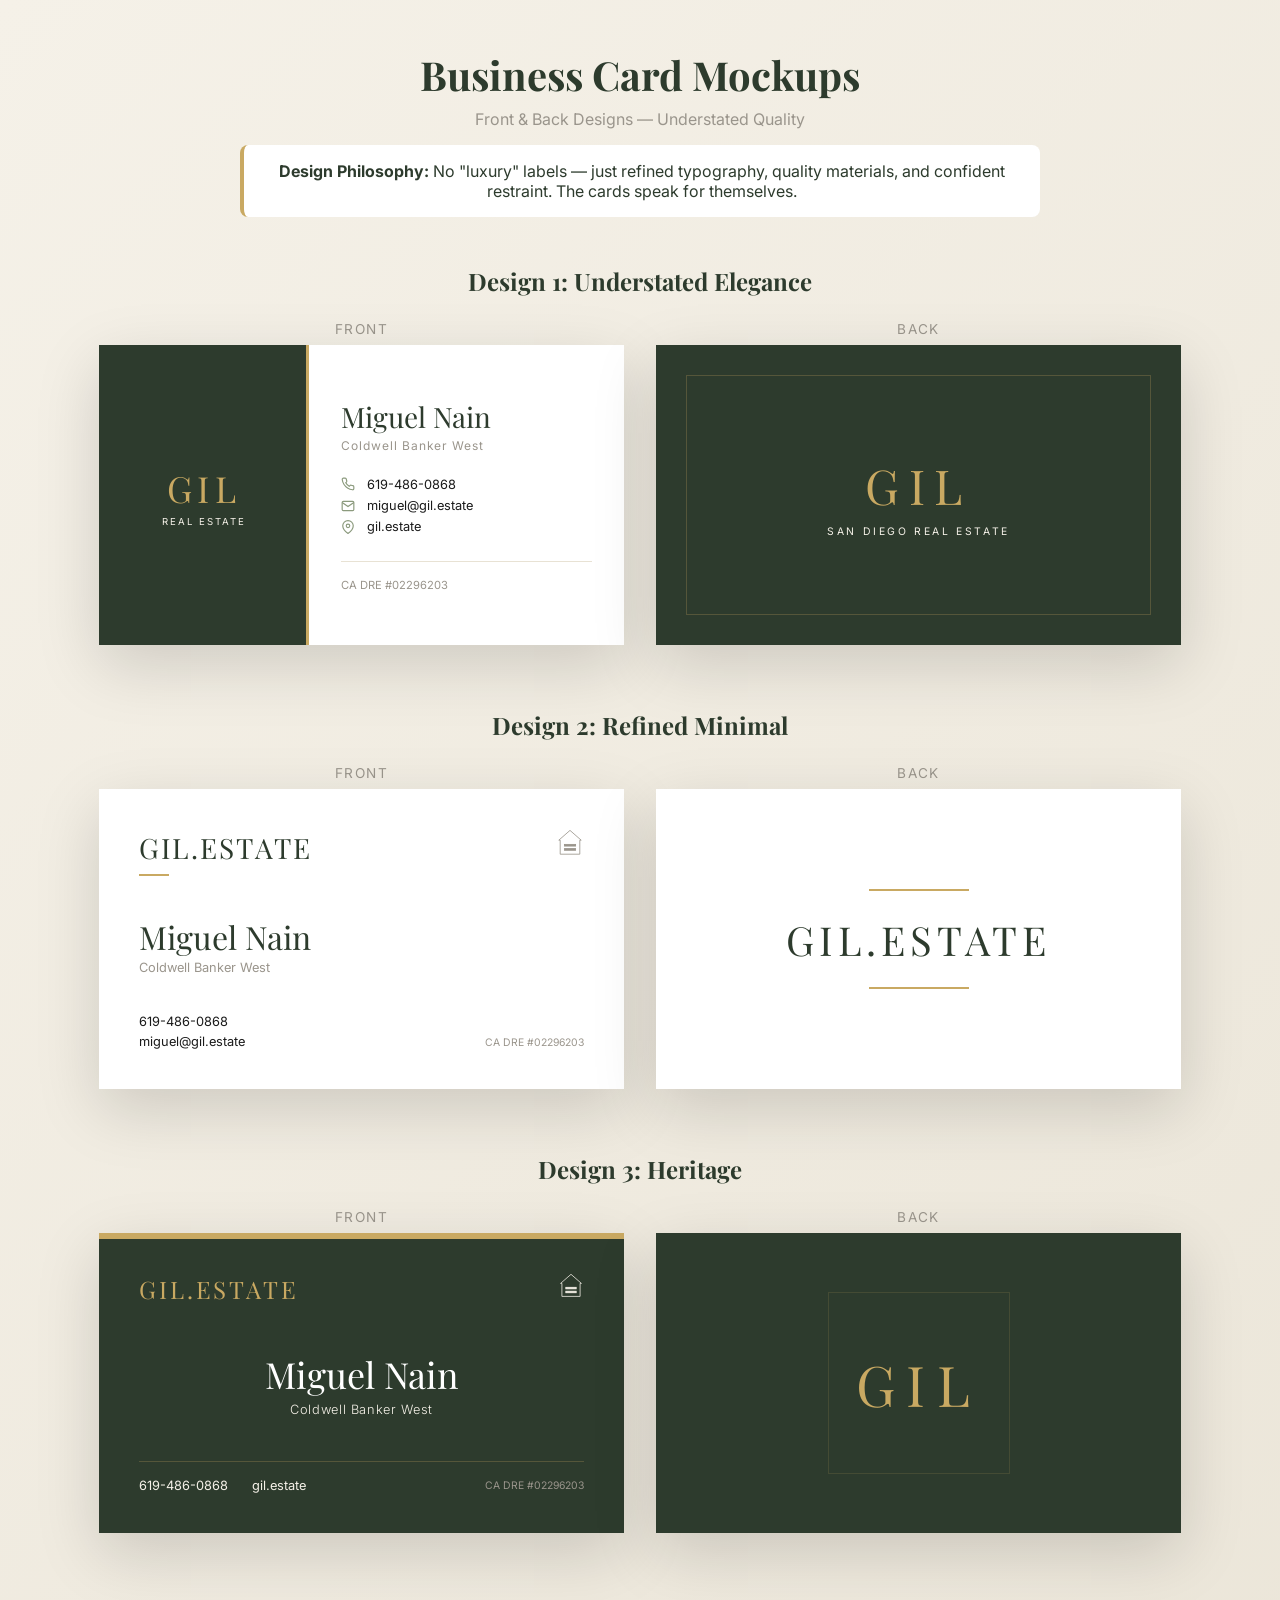
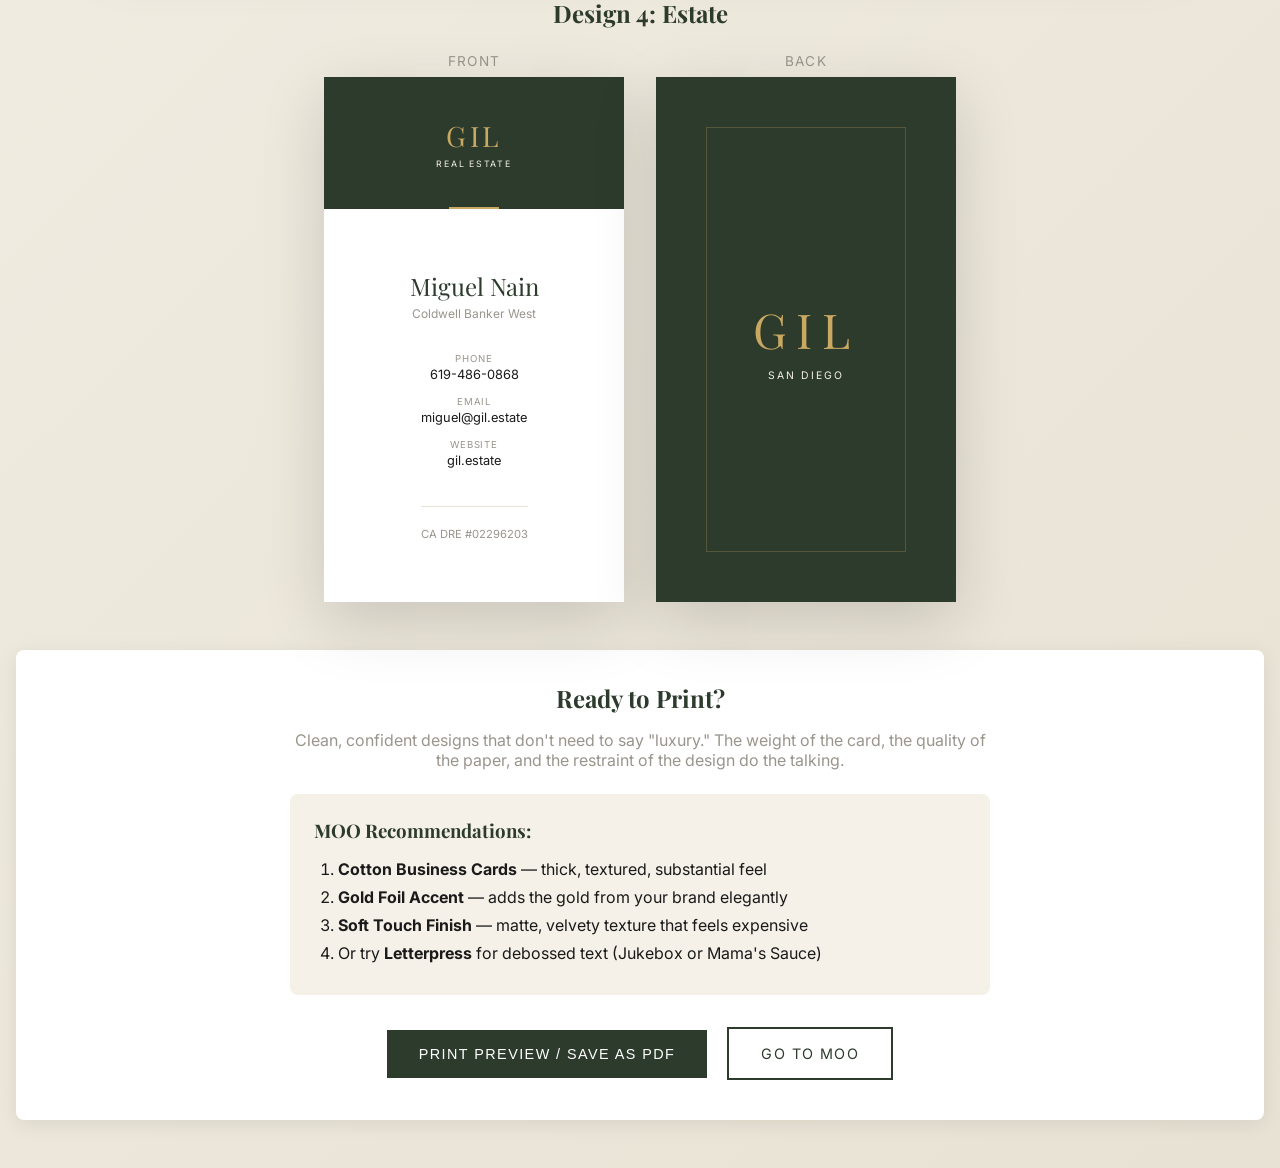
<file: business-cards.html>
<!DOCTYPE html>
<html lang="en">
<head>
    <meta charset="UTF-8">
    <meta name="viewport" content="width=device-width, initial-scale=1.0">
    <title>Business Card Mockups | Miguel Nain</title>
    <link rel="preconnect" href="https://fonts.googleapis.com">
    <link rel="preconnect" href="https://fonts.gstatic.com" crossorigin>
    <link href="https://fonts.googleapis.com/css2?family=Inter:wght@300;400;500;600&family=Playfair+Display:ital,wght@0,400;0,500;0,600;1,400&display=swap" rel="stylesheet">
    <style>
        :root {
            --gold: #C9A962;
            --gold-light: #D4BC7E;
            --cream: #F5F1E8;
            --cream-dark: #E8E2D4;
            --sage: #8B9A7D;
            --forest: #2D3B2D;
            --mist: #9A958C;
            --charcoal: #1A1A1A;
            --white: #FFFFFF;
        }

        * {
            margin: 0;
            padding: 0;
            box-sizing: border-box;
        }

        body {
            font-family: 'Inter', sans-serif;
            background: linear-gradient(135deg, var(--cream) 0%, var(--cream-dark) 100%);
            min-height: 100vh;
            padding: 3rem 1rem;
        }

        .container {
            max-width: 1400px;
            margin: 0 auto;
        }

        h1 {
            font-family: 'Playfair Display', serif;
            text-align: center;
            color: var(--forest);
            font-size: 2.5rem;
            margin-bottom: 0.5rem;
        }

        .subtitle {
            text-align: center;
            color: var(--mist);
            margin-bottom: 1rem;
        }

        .moo-note {
            text-align: center;
            color: var(--forest);
            background: var(--white);
            padding: 1rem;
            border-radius: 8px;
            margin-bottom: 3rem;
            max-width: 800px;
            margin-left: auto;
            margin-right: auto;
            border-left: 4px solid var(--gold);
        }

        .cards-grid {
            display: grid;
            grid-template-columns: repeat(auto-fit, minmax(600px, 1fr));
            gap: 4rem;
            margin-bottom: 3rem;
        }

        .card-wrapper {
            display: flex;
            flex-direction: column;
            align-items: center;
        }

        .card-title {
            font-family: 'Playfair Display', serif;
            color: var(--forest);
            margin-bottom: 1.5rem;
            font-size: 1.5rem;
        }

        .card-pair {
            display: flex;
            gap: 2rem;
            flex-wrap: wrap;
            justify-content: center;
        }

        .card-side-label {
            text-align: center;
            color: var(--mist);
            font-size: 0.85rem;
            margin-bottom: 0.5rem;
            text-transform: uppercase;
            letter-spacing: 0.1em;
        }

        /* Standard Business Card Size: 3.5" x 2" = 525px x 300px at 150dpi */
        .business-card {
            width: 525px;
            height: 300px;
            background: var(--white);
            box-shadow: 0 20px 60px rgba(0,0,0,0.15);
            position: relative;
            overflow: hidden;
        }

        /* DESIGN 1: Understated Elegance - FRONT */
        .card-classic {
            display: flex;
        }

        .card-classic .left-panel {
            width: 40%;
            background: var(--forest);
            display: flex;
            flex-direction: column;
            justify-content: center;
            align-items: center;
            padding: 2rem;
            position: relative;
        }

        .card-classic .left-panel::after {
            content: '';
            position: absolute;
            right: 0;
            top: 0;
            bottom: 0;
            width: 3px;
            background: var(--gold);
        }

        .card-classic .logo-large {
            font-family: 'Playfair Display', serif;
            font-size: 2.25rem;
            color: var(--gold);
            letter-spacing: 0.15em;
            margin-bottom: 0.25rem;
        }

        .card-classic .tagline {
            color: var(--cream);
            font-size: 0.6rem;
            letter-spacing: 0.2em;
            text-transform: uppercase;
        }

        .card-classic .right-panel {
            width: 60%;
            padding: 2rem;
            display: flex;
            flex-direction: column;
            justify-content: center;
        }

        .card-classic .name {
            font-family: 'Playfair Display', serif;
            font-size: 1.75rem;
            color: var(--forest);
            margin-bottom: 0.15rem;
        }

        .card-classic .title {
            color: var(--mist);
            font-size: 0.75rem;
            letter-spacing: 0.08em;
            margin-bottom: 1.5rem;
            font-weight: 400;
        }

        .card-classic .contact-row {
            display: flex;
            align-items: center;
            gap: 0.75rem;
            margin-bottom: 0.4rem;
            font-size: 0.8rem;
            color: var(--charcoal);
        }

        .card-classic .contact-row svg {
            width: 14px;
            height: 14px;
            color: var(--sage);
        }

        .card-classic .brokerage {
            margin-top: 1.25rem;
            padding-top: 1rem;
            border-top: 1px solid var(--cream-dark);
            font-size: 0.7rem;
            color: var(--mist);
        }

        /* DESIGN 1: Back */
        .card-classic-back {
            background: var(--forest);
            display: flex;
            flex-direction: column;
            justify-content: center;
            align-items: center;
            position: relative;
        }

        .card-classic-back::before {
            content: '';
            position: absolute;
            top: 30px;
            left: 30px;
            right: 30px;
            bottom: 30px;
            border: 1px solid var(--gold);
            opacity: 0.25;
        }

        .card-classic-back .logo-large {
            font-family: 'Playfair Display', serif;
            font-size: 3rem;
            color: var(--gold);
            letter-spacing: 0.2em;
            margin-bottom: 0.5rem;
        }

        .card-classic-back .tagline {
            color: var(--cream);
            font-size: 0.65rem;
            letter-spacing: 0.25em;
            text-transform: uppercase;
        }

        /* DESIGN 2: Refined Minimal - FRONT */
        .card-modern {
            background: var(--white);
            padding: 2.5rem;
            display: flex;
            flex-direction: column;
            justify-content: space-between;
        }

        .card-modern .top-section {
            display: flex;
            justify-content: space-between;
            align-items: flex-start;
        }

        .card-modern .logo-section {
            display: flex;
            flex-direction: column;
        }

        .card-modern .logo-text {
            font-family: 'Playfair Display', serif;
            font-size: 1.75rem;
            color: var(--forest);
            letter-spacing: 0.08em;
        }

        .card-modern .logo-accent {
            width: 30px;
            height: 2px;
            background: var(--gold);
            margin-top: 0.5rem;
        }

        .card-modern .equal-housing {
            width: 28px;
            height: 28px;
            color: var(--mist);
        }

        .card-modern .middle-section {
            text-align: left;
        }

        .card-modern .name {
            font-family: 'Playfair Display', serif;
            font-size: 2rem;
            color: var(--forest);
            margin-bottom: 0.15rem;
        }

        .card-modern .title {
            color: var(--mist);
            font-size: 0.8rem;
            font-weight: 400;
        }

        .card-modern .bottom-section {
            display: flex;
            justify-content: space-between;
            align-items: flex-end;
            font-size: 0.8rem;
            color: var(--charcoal);
        }

        .card-modern .contact-col {
            display: flex;
            flex-direction: column;
            gap: 0.3rem;
        }

        .card-modern .dre {
            font-size: 0.65rem;
            color: var(--mist);
            text-align: right;
        }

        /* DESIGN 2: Back */
        .card-modern-back {
            background: var(--white);
            display: flex;
            flex-direction: column;
            justify-content: center;
            align-items: center;
            position: relative;
        }

        .card-modern-back::before {
            content: '';
            position: absolute;
            width: 100px;
            height: 2px;
            background: var(--gold);
            top: 100px;
        }

        .card-modern-back::after {
            content: '';
            position: absolute;
            width: 100px;
            height: 2px;
            background: var(--gold);
            bottom: 100px;
        }

        .card-modern-back .logo-text {
            font-family: 'Playfair Display', serif;
            font-size: 2.5rem;
            color: var(--forest);
            letter-spacing: 0.12em;
        }

        /* DESIGN 3: Heritage - FRONT */
        .card-luxe {
            background: var(--forest);
            position: relative;
        }

        .card-luxe::before {
            content: '';
            position: absolute;
            top: 0;
            left: 0;
            right: 0;
            height: 6px;
            background: var(--gold);
        }

        .card-luxe .content {
            padding: 2.5rem;
            height: 100%;
            display: flex;
            flex-direction: column;
            justify-content: space-between;
        }

        .card-luxe .header {
            display: flex;
            justify-content: space-between;
            align-items: flex-start;
        }

        .card-luxe .logo {
            font-family: 'Playfair Display', serif;
            font-size: 1.5rem;
            color: var(--gold);
            letter-spacing: 0.12em;
        }

        .card-luxe .equal-housing {
            width: 26px;
            height: 26px;
            color: var(--cream);
        }

        .card-luxe .main {
            text-align: center;
        }

        .card-luxe .name {
            font-family: 'Playfair Display', serif;
            font-size: 2.25rem;
            color: var(--white);
            margin-bottom: 0.25rem;
        }

        .card-luxe .title {
            color: var(--cream);
            font-size: 0.8rem;
            letter-spacing: 0.05em;
            font-weight: 300;
        }

        .card-luxe .footer {
            display: flex;
            justify-content: space-between;
            align-items: center;
            font-size: 0.8rem;
            color: var(--cream);
            padding-top: 1rem;
            border-top: 1px solid rgba(201, 169, 98, 0.25);
        }

        .card-luxe .contact-info {
            display: flex;
            gap: 1.5rem;
        }

        .card-luxe .dre {
            font-size: 0.65rem;
            color: var(--mist);
        }

        /* DESIGN 3: Back */
        .card-luxe-back {
            background: var(--forest);
            display: flex;
            flex-direction: column;
            justify-content: center;
            align-items: center;
            position: relative;
        }

        .card-luxe-back::before {
            content: '';
            position: absolute;
            top: 50%;
            left: 50%;
            transform: translate(-50%, -50%);
            width: 180px;
            height: 180px;
            border: 1px solid var(--gold);
            opacity: 0.15;
        }

        .card-luxe-back .logo {
            font-family: 'Playfair Display', serif;
            font-size: 3.5rem;
            color: var(--gold);
            letter-spacing: 0.2em;
            z-index: 1;
        }

        /* DESIGN 4: Estate - FRONT */
        .card-vertical {
            width: 300px;
            height: 525px;
            background: var(--white);
            display: flex;
            flex-direction: column;
        }

        .card-vertical .top {
            background: var(--forest);
            padding: 2.5rem 2rem;
            text-align: center;
            position: relative;
        }

        .card-vertical .top::after {
            content: '';
            position: absolute;
            bottom: 0;
            left: 50%;
            transform: translateX(-50%);
            width: 50px;
            height: 2px;
            background: var(--gold);
        }

        .card-vertical .logo {
            font-family: 'Playfair Display', serif;
            font-size: 1.75rem;
            color: var(--gold);
            letter-spacing: 0.12em;
            margin-bottom: 0.25rem;
        }

        .card-vertical .tagline {
            color: var(--cream);
            font-size: 0.55rem;
            letter-spacing: 0.2em;
            text-transform: uppercase;
        }

        .card-vertical .bottom {
            flex: 1;
            padding: 2rem;
            display: flex;
            flex-direction: column;
            justify-content: center;
            align-items: center;
            text-align: center;
        }

        .card-vertical .name {
            font-family: 'Playfair Display', serif;
            font-size: 1.5rem;
            color: var(--forest);
            margin-bottom: 0.25rem;
        }

        .card-vertical .title {
            color: var(--mist);
            font-size: 0.75rem;
            font-weight: 400;
            margin-bottom: 2rem;
        }

        .card-vertical .contact-item {
            margin-bottom: 0.875rem;
            font-size: 0.8rem;
            color: var(--charcoal);
        }

        .card-vertical .contact-item span {
            display: block;
            font-size: 0.6rem;
            color: var(--mist);
            text-transform: uppercase;
            letter-spacing: 0.1em;
            margin-bottom: 0.2rem;
        }

        .card-vertical .brokerage {
            margin-top: 1.5rem;
            padding-top: 1.25rem;
            border-top: 1px solid var(--cream-dark);
            font-size: 0.7rem;
            color: var(--mist);
        }

        .card-vertical .dre {
            font-size: 0.6rem;
            margin-top: 0.4rem;
        }

        /* DESIGN 4: Back */
        .card-vertical-back {
            width: 300px;
            height: 525px;
            background: var(--forest);
            display: flex;
            flex-direction: column;
            justify-content: center;
            align-items: center;
            position: relative;
        }

        .card-vertical-back::before {
            content: '';
            position: absolute;
            top: 50px;
            left: 50px;
            right: 50px;
            bottom: 50px;
            border: 1px solid var(--gold);
            opacity: 0.25;
        }

        .card-vertical-back .logo {
            font-family: 'Playfair Display', serif;
            font-size: 3rem;
            color: var(--gold);
            letter-spacing: 0.2em;
            margin-bottom: 0.5rem;
        }

        .card-vertical-back .tagline {
            color: var(--cream);
            font-size: 0.65rem;
            letter-spacing: 0.2em;
            text-transform: uppercase;
        }

        /* Print Instructions */
        .print-section {
            text-align: center;
            margin-top: 3rem;
            padding: 2rem;
            background: var(--white);
            border-radius: 8px;
            box-shadow: 0 4px 20px rgba(0,0,0,0.08);
        }

        .print-section h2 {
            font-family: 'Playfair Display', serif;
            color: var(--forest);
            margin-bottom: 1rem;
        }

        .print-section p {
            color: var(--mist);
            margin-bottom: 1.5rem;
            max-width: 700px;
            margin-left: auto;
            margin-right: auto;
        }

        .moo-instructions {
            text-align: left;
            background: var(--cream);
            padding: 1.5rem;
            border-radius: 8px;
            margin: 1.5rem 0;
            max-width: 700px;
            margin-left: auto;
            margin-right: auto;
        }

        .moo-instructions h3 {
            font-family: 'Playfair Display', serif;
            color: var(--forest);
            margin-bottom: 1rem;
        }

        .moo-instructions ol {
            padding-left: 1.5rem;
            color: var(--charcoal);
        }

        .moo-instructions li {
            margin-bottom: 0.5rem;
        }

        .btn {
            display: inline-block;
            padding: 1rem 2rem;
            background: var(--forest);
            color: var(--white);
            text-decoration: none;
            font-size: 0.9rem;
            letter-spacing: 0.1em;
            text-transform: uppercase;
            transition: all 0.3s ease;
            border: none;
            cursor: pointer;
            margin: 0.5rem;
        }

        .btn:hover {
            background: var(--gold);
        }

        .btn-secondary {
            background: transparent;
            border: 2px solid var(--forest);
            color: var(--forest);
        }

        .btn-secondary:hover {
            background: var(--forest);
            color: var(--white);
        }

        @media print {
            body {
                background: white;
                padding: 0;
            }
            .print-section,
            h1,
            .subtitle,
            .moo-note,
            .card-title {
                display: none;
            }
            .cards-grid {
                display: block;
            }
            .card-wrapper {
                page-break-after: always;
                margin-bottom: 2rem;
            }
            .business-card {
                box-shadow: none;
                border: 1px solid #ddd;
                margin-bottom: 1rem;
            }
            .card-pair {
                gap: 1rem;
            }
            .card-side-label {
                display: none;
            }
        }

        @media (max-width: 600px) {
            .business-card {
                transform: scale(0.6);
                transform-origin: top center;
            }
            .card-vertical,
            .card-vertical-back {
                transform: scale(0.6);
                transform-origin: top center;
            }
            .cards-grid {
                grid-template-columns: 1fr;
            }
            .card-pair {
                flex-direction: column;
                align-items: center;
            }
        }
    </style>
</head>
<body>
    <div class="container">
        <h1>Business Card Mockups</h1>
        <p class="subtitle">Front & Back Designs — Understated Quality</p>
        
        <div class="moo-note">
            <strong>Design Philosophy:</strong> No "luxury" labels — just refined typography, quality materials, and confident restraint. 
            The cards speak for themselves.
        </div>

        <div class="cards-grid">
            <!-- Design 1: Understated Elegance -->
            <div class="card-wrapper">
                <h3 class="card-title">Design 1: Understated Elegance</h3>
                <div class="card-pair">
                    <div>
                        <div class="card-side-label">Front</div>
                        <div class="business-card card-classic">
                            <div class="left-panel">
                                <div class="logo-large">GIL</div>
                                <div class="tagline">Real Estate</div>
                            </div>
                            <div class="right-panel">
                                <div class="name">Miguel Nain</div>
                                <div class="title">Coldwell Banker West</div>
                                <div class="contact-row">
                                    <svg viewBox="0 0 24 24" fill="none" stroke="currentColor" stroke-width="2"><path d="M22 16.92v3a2 2 0 0 1-2.18 2 19.79 19.79 0 0 1-8.63-3.07 19.5 19.5 0 0 1-6-6 19.79 19.79 0 0 1-3.07-8.67A2 2 0 0 1 4.11 2h3a2 2 0 0 1 2 1.72 12.84 12.84 0 0 0 .7 2.81 2 2 0 0 1-.45 2.11L8.09 9.91a16 16 0 0 0 6 6l1.27-1.27a2 2 0 0 1 2.11-.45 12.84 12.84 0 0 0 2.81.7A2 2 0 0 1 22 16.92z"/></svg>
                                    619-486-0868
                                </div>
                                <div class="contact-row">
                                    <svg viewBox="0 0 24 24" fill="none" stroke="currentColor" stroke-width="2"><path d="M4 4h16c1.1 0 2 .9 2 2v12c0 1.1-.9 2-2 2H4c-1.1 0-2-.9-2-2V6c0-1.1.9-2 2-2z"/><polyline points="22,6 12,13 2,6"/></svg>
                                    miguel@gil.estate
                                </div>
                                <div class="contact-row">
                                    <svg viewBox="0 0 24 24" fill="none" stroke="currentColor" stroke-width="2"><path d="M21 10c0 7-9 13-9 13s-9-6-9-13a9 9 0 0 1 18 0z"/><circle cx="12" cy="10" r="3"/></svg>
                                    gil.estate
                                </div>
                                <div class="brokerage">CA DRE #02296203</div>
                            </div>
                        </div>
                    </div>
                    <div>
                        <div class="card-side-label">Back</div>
                        <div class="business-card card-classic-back">
                            <div class="logo-large">GIL</div>
                            <div class="tagline">San Diego Real Estate</div>
                        </div>
                    </div>
                </div>
            </div>

            <!-- Design 2: Refined Minimal -->
            <div class="card-wrapper">
                <h3 class="card-title">Design 2: Refined Minimal</h3>
                <div class="card-pair">
                    <div>
                        <div class="card-side-label">Front</div>
                        <div class="business-card card-modern">
                            <div class="top-section">
                                <div class="logo-section">
                                    <div class="logo-text">GIL.ESTATE</div>
                                    <div class="logo-accent"></div>
                                </div>
                                <svg class="equal-housing" viewBox="0 0 100 100" fill="none" stroke="currentColor" stroke-width="3">
                                    <path d="M50 5 L90 40 L85 40 L85 90 L15 90 L15 40 L10 40 Z"/>
                                    <rect x="30" y="55" width="40" height="6" fill="currentColor"/>
                                    <rect x="30" y="70" width="40" height="6" fill="currentColor"/>
                                </svg>
                            </div>
                            <div class="middle-section">
                                <div class="name">Miguel Nain</div>
                                <div class="title">Coldwell Banker West</div>
                            </div>
                            <div class="bottom-section">
                                <div class="contact-col">
                                    <span>619-486-0868</span>
                                    <span>miguel@gil.estate</span>
                                </div>
                                <div class="dre">CA DRE #02296203</div>
                            </div>
                        </div>
                    </div>
                    <div>
                        <div class="card-side-label">Back</div>
                        <div class="business-card card-modern-back">
                            <div class="logo-text">GIL.ESTATE</div>
                        </div>
                    </div>
                </div>
            </div>

            <!-- Design 3: Heritage -->
            <div class="card-wrapper">
                <h3 class="card-title">Design 3: Heritage</h3>
                <div class="card-pair">
                    <div>
                        <div class="card-side-label">Front</div>
                        <div class="business-card card-luxe">
                            <div class="content">
                                <div class="header">
                                    <div class="logo">GIL.ESTATE</div>
                                    <svg class="equal-housing" viewBox="0 0 100 100" fill="none" stroke="currentColor" stroke-width="3">
                                        <path d="M50 5 L90 40 L85 40 L85 90 L15 90 L15 40 L10 40 Z"/>
                                        <rect x="30" y="55" width="40" height="6" fill="currentColor"/>
                                        <rect x="30" y="70" width="40" height="6" fill="currentColor"/>
                                    </svg>
                                </div>
                                <div class="main">
                                    <div class="name">Miguel Nain</div>
                                    <div class="title">Coldwell Banker West</div>
                                </div>
                                <div class="footer">
                                    <div class="contact-info">
                                        <span>619-486-0868</span>
                                        <span>gil.estate</span>
                                    </div>
                                    <div class="dre">CA DRE #02296203</div>
                                </div>
                            </div>
                        </div>
                    </div>
                    <div>
                        <div class="card-side-label">Back</div>
                        <div class="business-card card-luxe-back">
                            <div class="logo">GIL</div>
                        </div>
                    </div>
                </div>
            </div>

            <!-- Design 4: Estate -->
            <div class="card-wrapper">
                <h3 class="card-title">Design 4: Estate</h3>
                <div class="card-pair">
                    <div>
                        <div class="card-side-label">Front</div>
                        <div class="business-card card-vertical">
                            <div class="top">
                                <div class="logo">GIL</div>
                                <div class="tagline">Real Estate</div>
                            </div>
                            <div class="bottom">
                                <div class="name">Miguel Nain</div>
                                <div class="title">Coldwell Banker West</div>
                                <div class="contact-item">
                                    <span>Phone</span>
                                    619-486-0868
                                </div>
                                <div class="contact-item">
                                    <span>Email</span>
                                    miguel@gil.estate
                                </div>
                                <div class="contact-item">
                                    <span>Website</span>
                                    gil.estate
                                </div>
                                <div class="brokerage">
                                    CA DRE #02296203
                                </div>
                            </div>
                        </div>
                    </div>
                    <div>
                        <div class="card-side-label">Back</div>
                        <div class="business-card card-vertical-back">
                            <div class="logo">GIL</div>
                            <div class="tagline">San Diego</div>
                        </div>
                    </div>
                </div>
            </div>
        </div>

        <div class="print-section">
            <h2>Ready to Print?</h2>
            <p>Clean, confident designs that don't need to say "luxury." The weight of the card, the quality of the paper, and the restraint of the design do the talking.</p>
            
            <div class="moo-instructions">
                <h3>MOO Recommendations:</h3>
                <ol>
                    <li><strong>Cotton Business Cards</strong> — thick, textured, substantial feel</li>
                    <li><strong>Gold Foil Accent</strong> — adds the gold from your brand elegantly</li>
                    <li><strong>Soft Touch Finish</strong> — matte, velvety texture that feels expensive</li>
                    <li>Or try <strong>Letterpress</strong> for debossed text (Jukebox or Mama's Sauce)</li>
                </ol>
            </div>

            <button class="btn" onclick="window.print()">Print Preview / Save as PDF</button>
            <a href="https://www.moo.com" target="_blank" class="btn btn-secondary">Go to MOO</a>
        </div>
    </div>
</body>
</html>
</file>
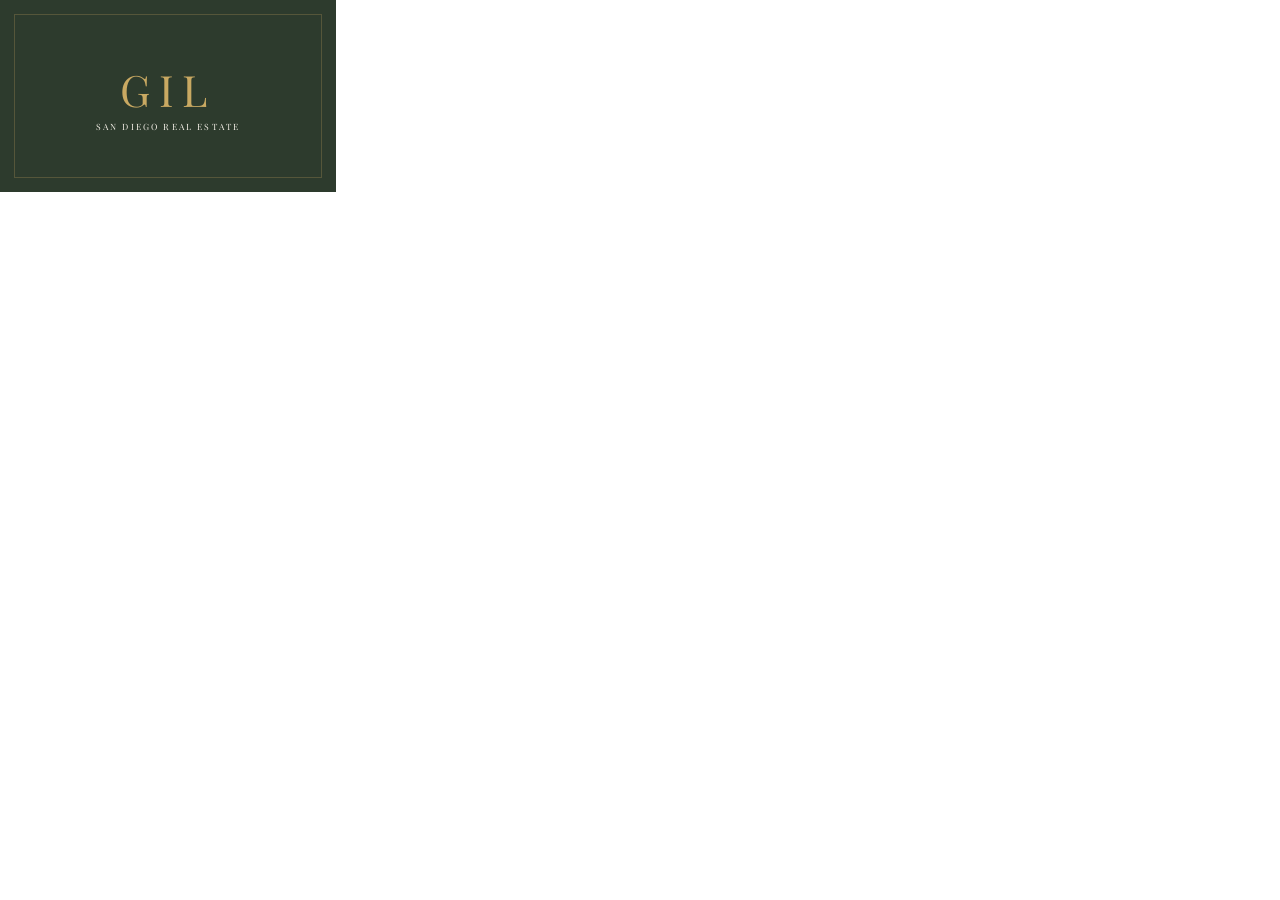
<file: card-back.html>
<!DOCTYPE html>
<html lang="en">
<head>
    <meta charset="UTF-8">
    <meta name="viewport" content="width=device-width, initial-scale=1.0">
    <title>Miguel Nain Business Card - BACK</title>
    <link rel="preconnect" href="https://fonts.googleapis.com">
    <link rel="preconnect" href="https://fonts.gstatic.com" crossorigin>
    <link href="https://fonts.googleapis.com/css2?family=Playfair+Display:wght@400;500;600;700&display=swap" rel="stylesheet">
    <style>
        @page {
            size: 3.5in 2in;
            margin: 0;
        }

        * {
            margin: 0;
            padding: 0;
            box-sizing: border-box;
        }

        body {
            margin: 0;
            padding: 0;
            width: 3.5in;
            height: 2in;
            background: white;
        }

        /* Business Card: 3.5in x 2in */
        .business-card {
            width: 3.5in;
            height: 2in;
            background: #2D3B2D;
            position: relative;
            overflow: hidden;
            display: flex;
            flex-direction: column;
            justify-content: center;
            align-items: center;
        }

        .business-card::before {
            content: '';
            position: absolute;
            top: 0.15in;
            left: 0.15in;
            right: 0.15in;
            bottom: 0.15in;
            border: 1px solid #C9A962;
            opacity: 0.25;
        }

        .logo-large {
            font-family: 'Playfair Display', serif;
            font-size: 0.45in;
            color: #C9A962;
            letter-spacing: 0.2em;
            margin-bottom: 0.03in;
            z-index: 1;
        }

        .tagline {
            color: #F5F1E8;
            font-family: 'Playfair Display', serif;
            font-size: 0.09in;
            letter-spacing: 0.25em;
            text-transform: uppercase;
            z-index: 1;
        }
    </style>
</head>
<body>
    <div class="business-card">
        <div class="logo-large">GIL</div>
        <div class="tagline">San Diego Real Estate</div>
    </div>
</body>
</html>
</file>
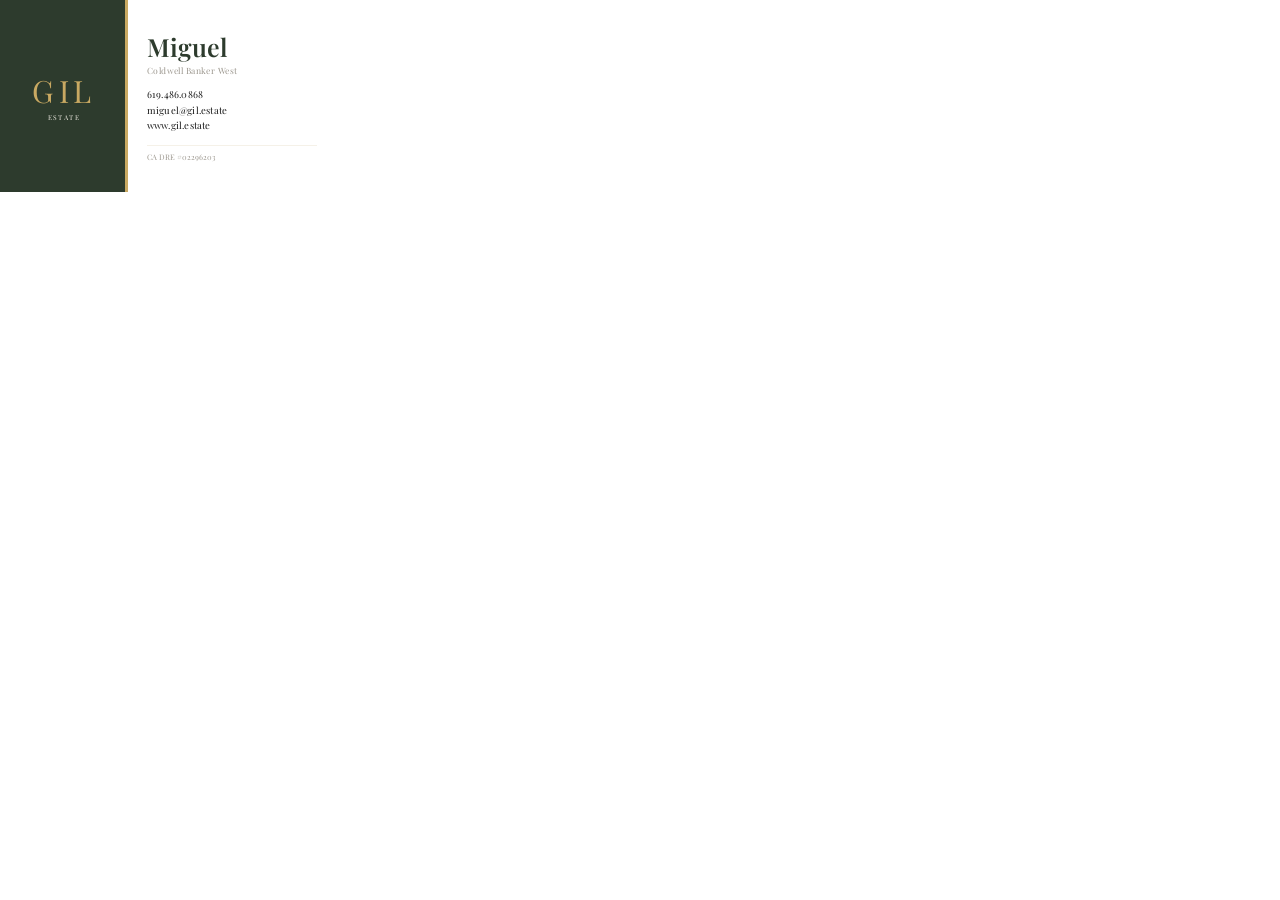
<file: card-front.html>
<!DOCTYPE html>
<html lang="en">
<head>
    <meta charset="UTF-8">
    <meta name="viewport" content="width=device-width, initial-scale=1.0">
    <title>Miguel Nain Business Card - FRONT</title>
    <link rel="preconnect" href="https://fonts.googleapis.com">
    <link rel="preconnect" href="https://fonts.gstatic.com" crossorigin>
    <link href="https://fonts.googleapis.com/css2?family=Playfair+Display:wght@400;500;600;700&display=swap" rel="stylesheet">
    <style>
        @page {
            size: 3.5in 2in;
            margin: 0;
        }

        * {
            margin: 0;
            padding: 0;
            box-sizing: border-box;
        }

        body {
            margin: 0;
            padding: 0;
            width: 3.5in;
            height: 2in;
            background: white;
        }

        /* Business Card: 3.5in x 2in */
        .business-card {
            width: 3.5in;
            height: 2in;
            background: #FFFFFF;
            position: relative;
            overflow: hidden;
            display: flex;
        }

        .left-panel {
            width: 38%;
            background: #2D3B2D;
            display: flex;
            flex-direction: column;
            justify-content: center;
            align-items: center;
            padding: 0.15in;
            position: relative;
        }

        .left-panel::after {
            content: '';
            position: absolute;
            right: 0;
            top: 0;
            bottom: 0;
            width: 0.025in;
            background: #C9A962;
        }

        .logo-large {
            font-family: 'Playfair Display', serif;
            font-size: 0.32in;
            color: #C9A962;
            letter-spacing: 0.15em;
            margin-bottom: 0.02in;
        }

        .tagline {
            color: #F5F1E8;
            font-family: 'Playfair Display', serif;
            font-size: 0.07in;
            letter-spacing: 0.2em;
            text-transform: uppercase;
        }

        .right-panel {
            width: 62%;
            padding: 0.2in;
            display: flex;
            flex-direction: column;
            justify-content: center;
        }

        .name {
            font-family: 'Playfair Display', serif;
            font-size: 0.26in;
            color: #2D3B2D;
            margin-bottom: 0.02in;
            font-weight: 600;
        }

        .title {
            color: #9A958C;
            font-family: 'Playfair Display', serif;
            font-size: 0.09in;
            letter-spacing: 0.05em;
            margin-bottom: 0.12in;
        }

        .contact-row {
            font-size: 0.1in;
            color: #1A1A1A;
            font-family: 'Playfair Display', serif;
            margin-bottom: 0.04in;
            letter-spacing: 0.02em;
        }

        .brokerage {
            margin-top: 0.1in;
            padding-top: 0.06in;
            border-top: 1px solid #F5F1E8;
            font-size: 0.08in;
            color: #9A958C;
            font-family: 'Playfair Display', serif;
        }
    </style>
</head>
<body>
    <div class="business-card">
        <div class="left-panel">
            <div class="logo-large">GIL</div>
            <div class="tagline">Estate</div>
        </div>
        <div class="right-panel">
            <div class="name">Miguel</div>
            <div class="title">Coldwell Banker West</div>
            <div class="contact-row">619.486.0868</div>
            <div class="contact-row">miguel@gil.estate</div>
            <div class="contact-row">www.gil.estate</div>
            <div class="brokerage">CA DRE #02296203</div>
        </div>
    </div>
</body>
</html>
</file>
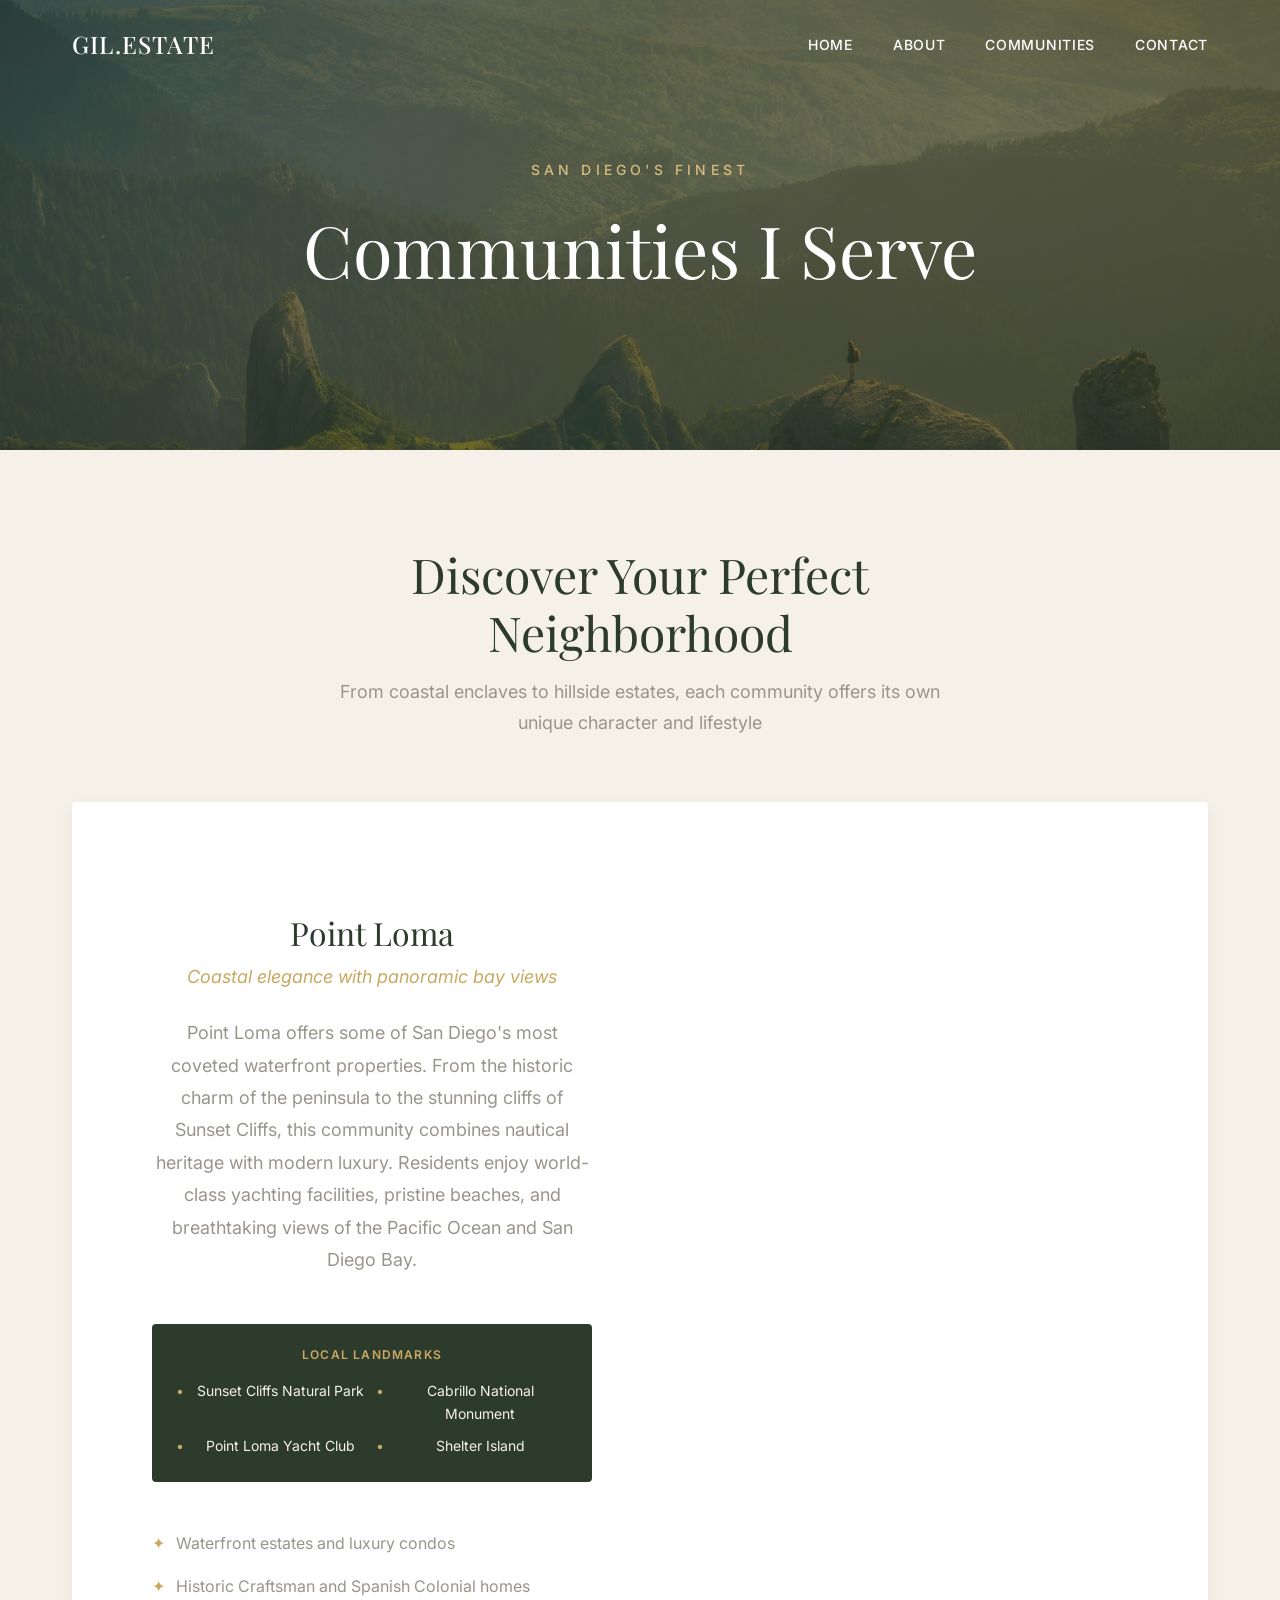
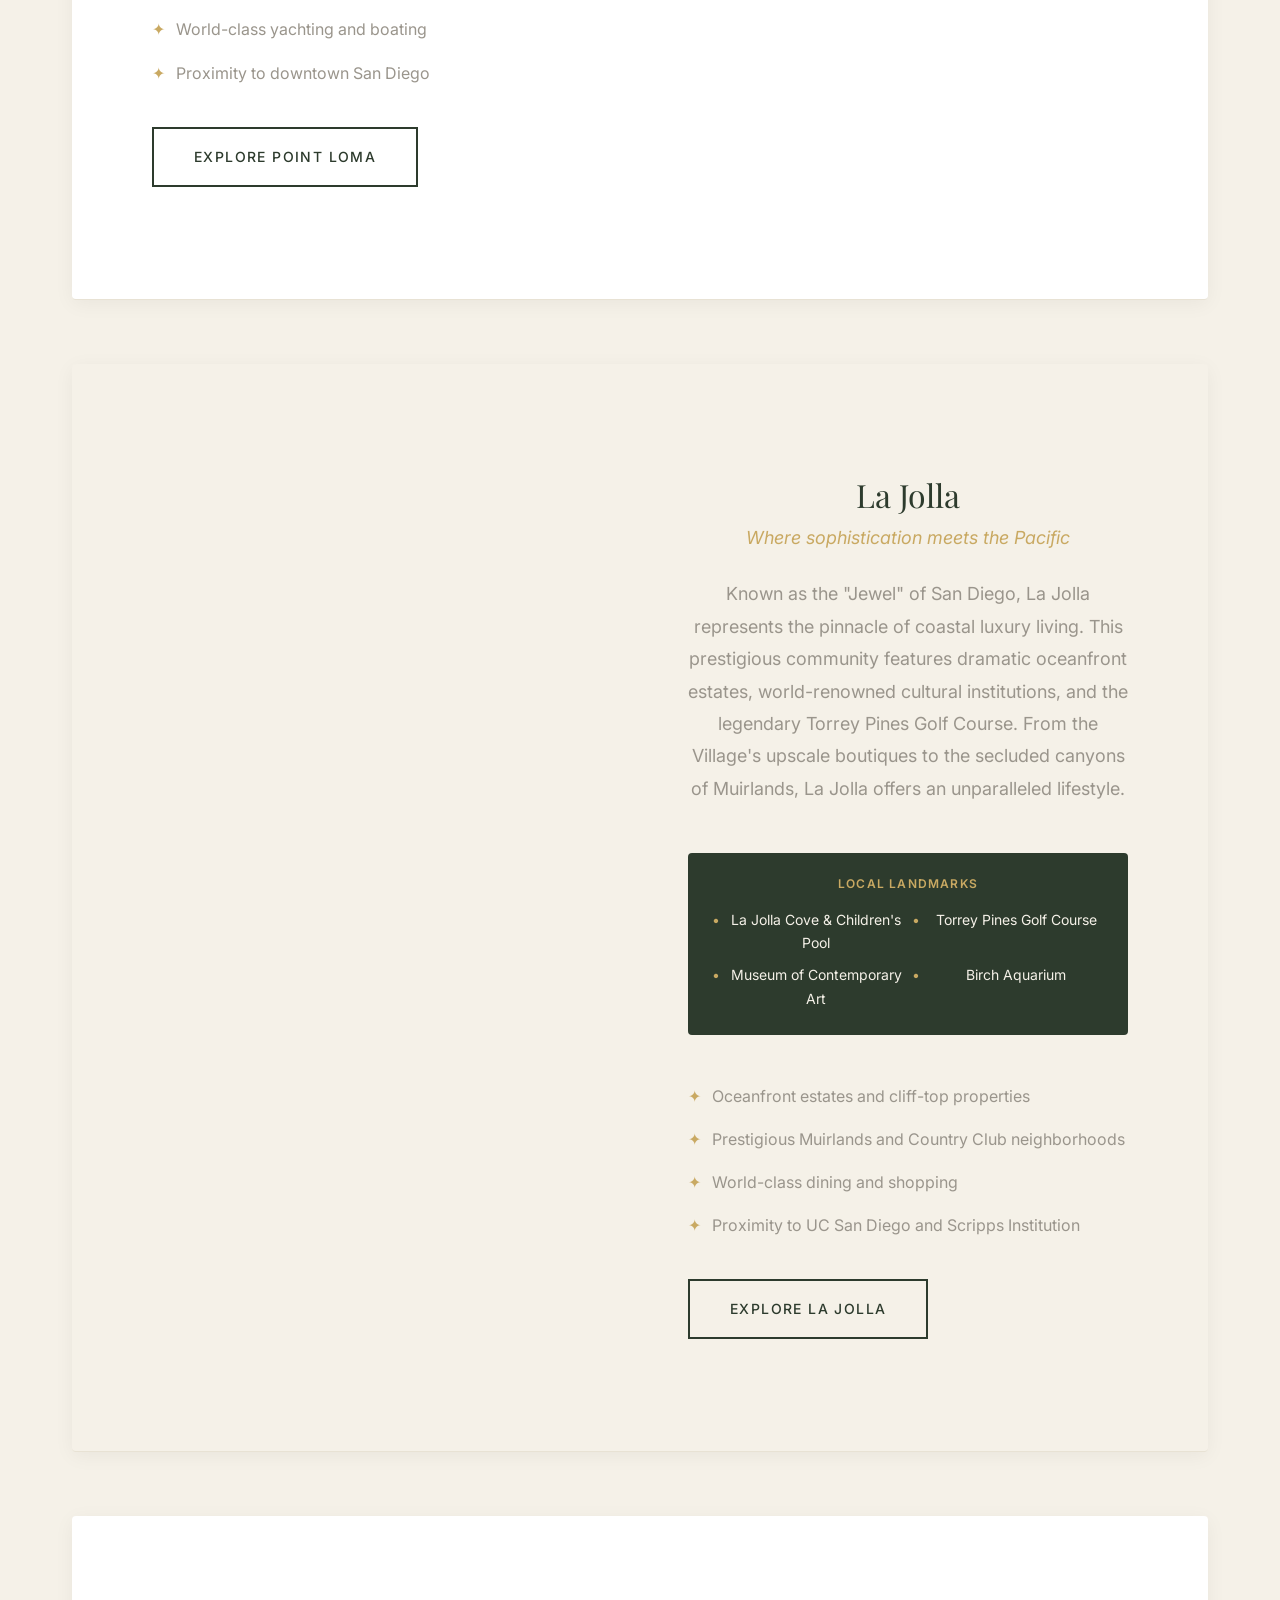
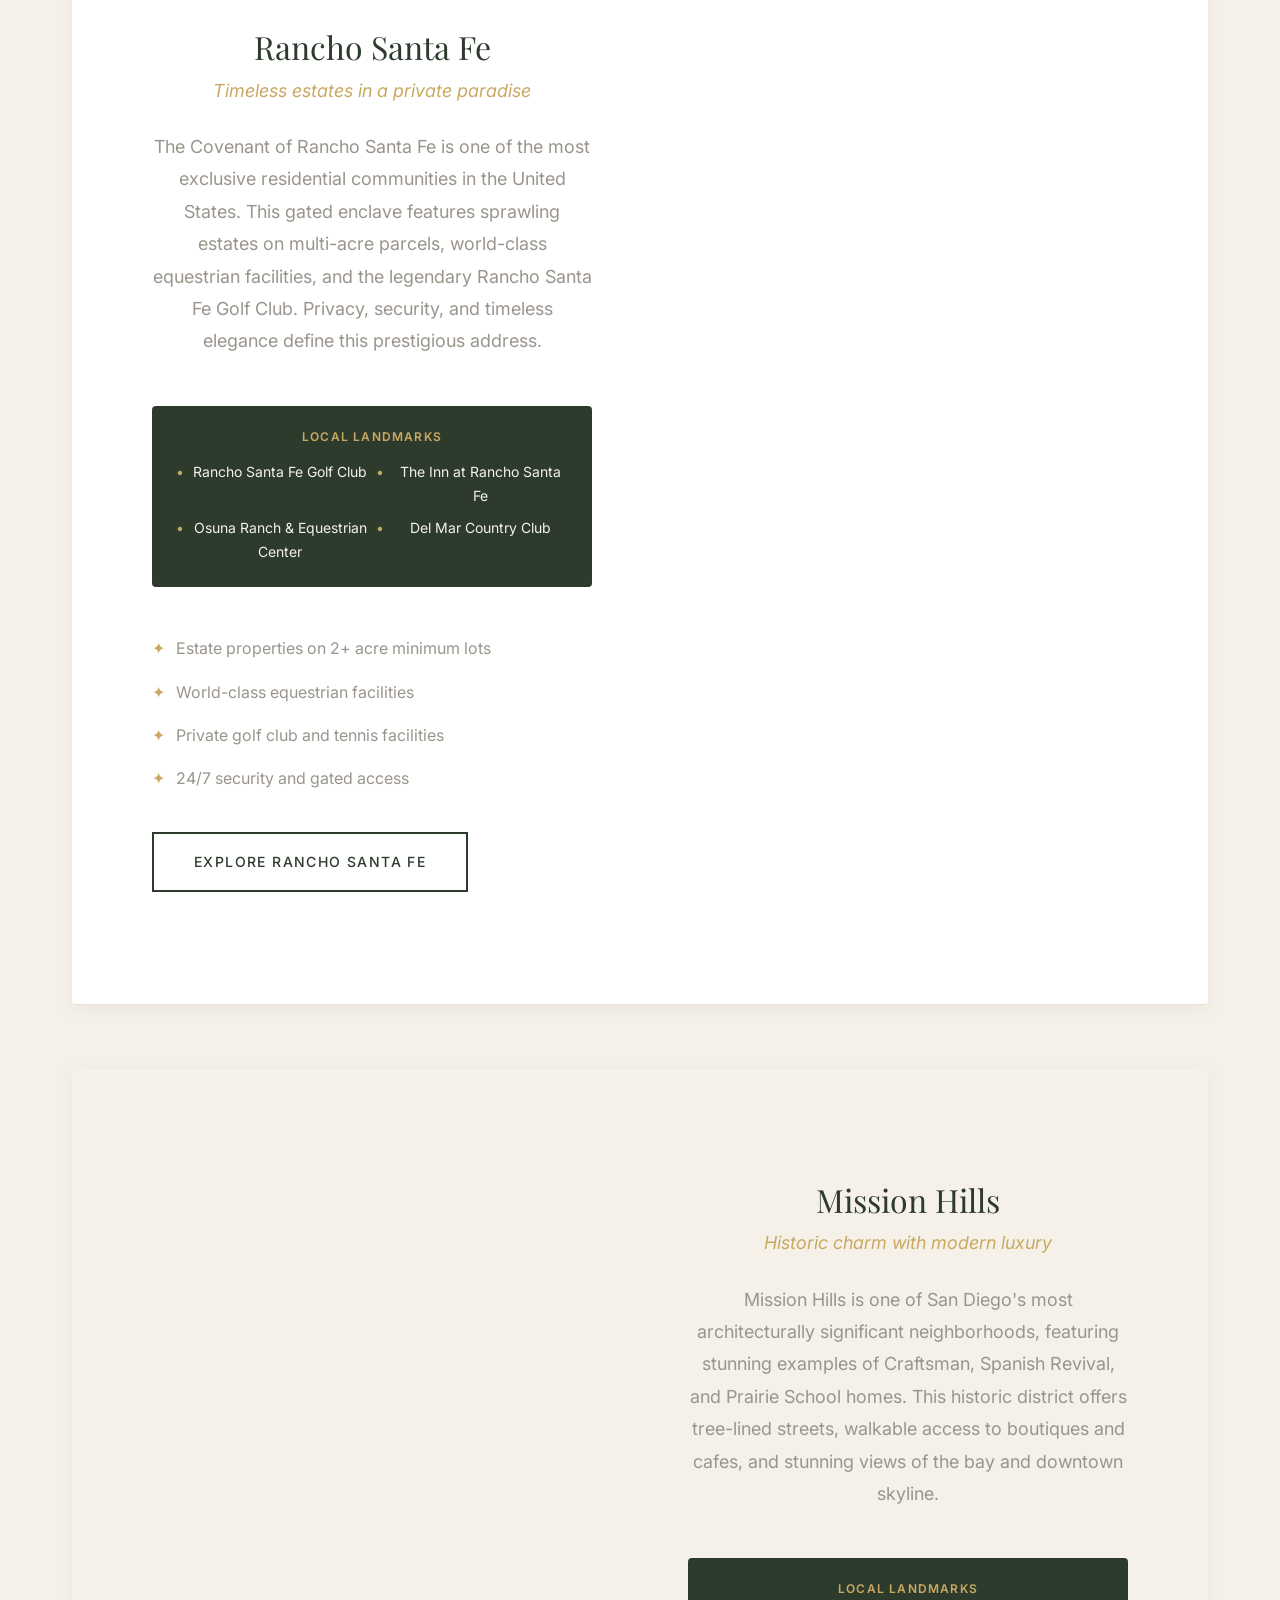
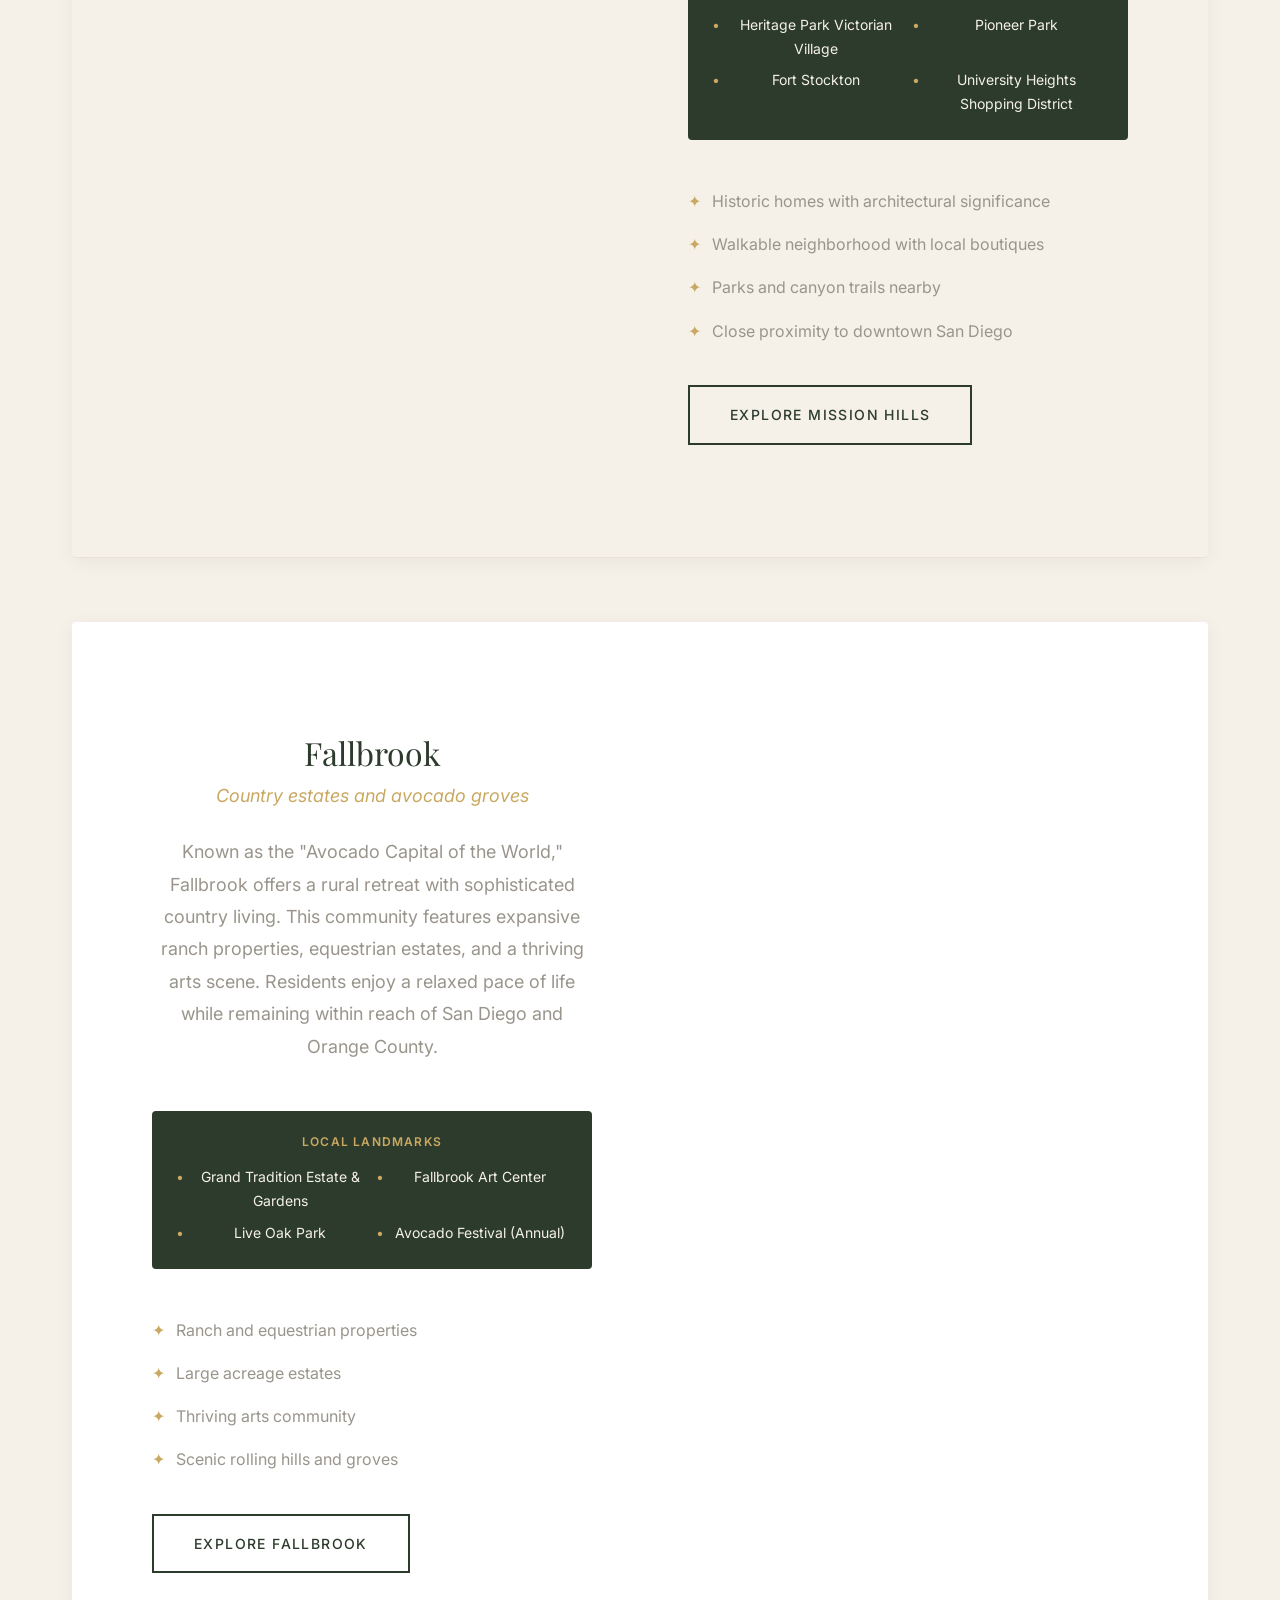
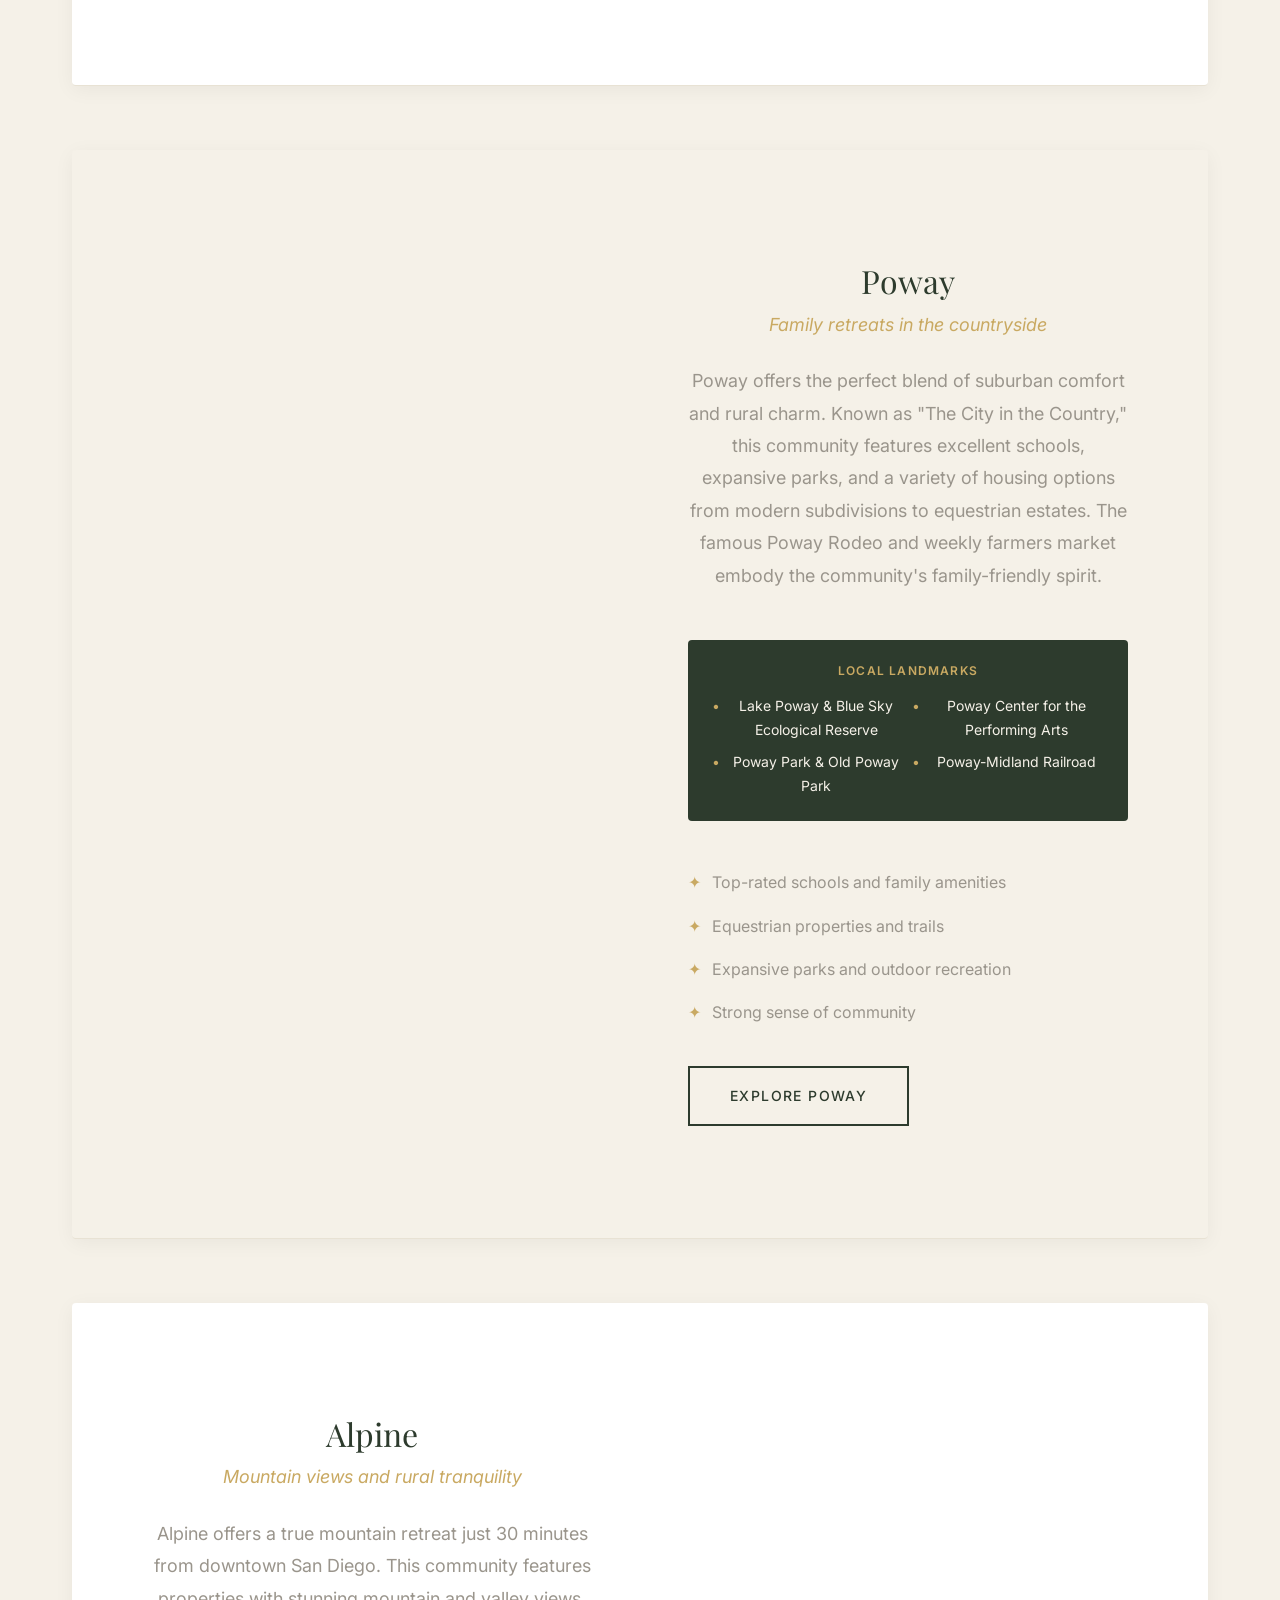
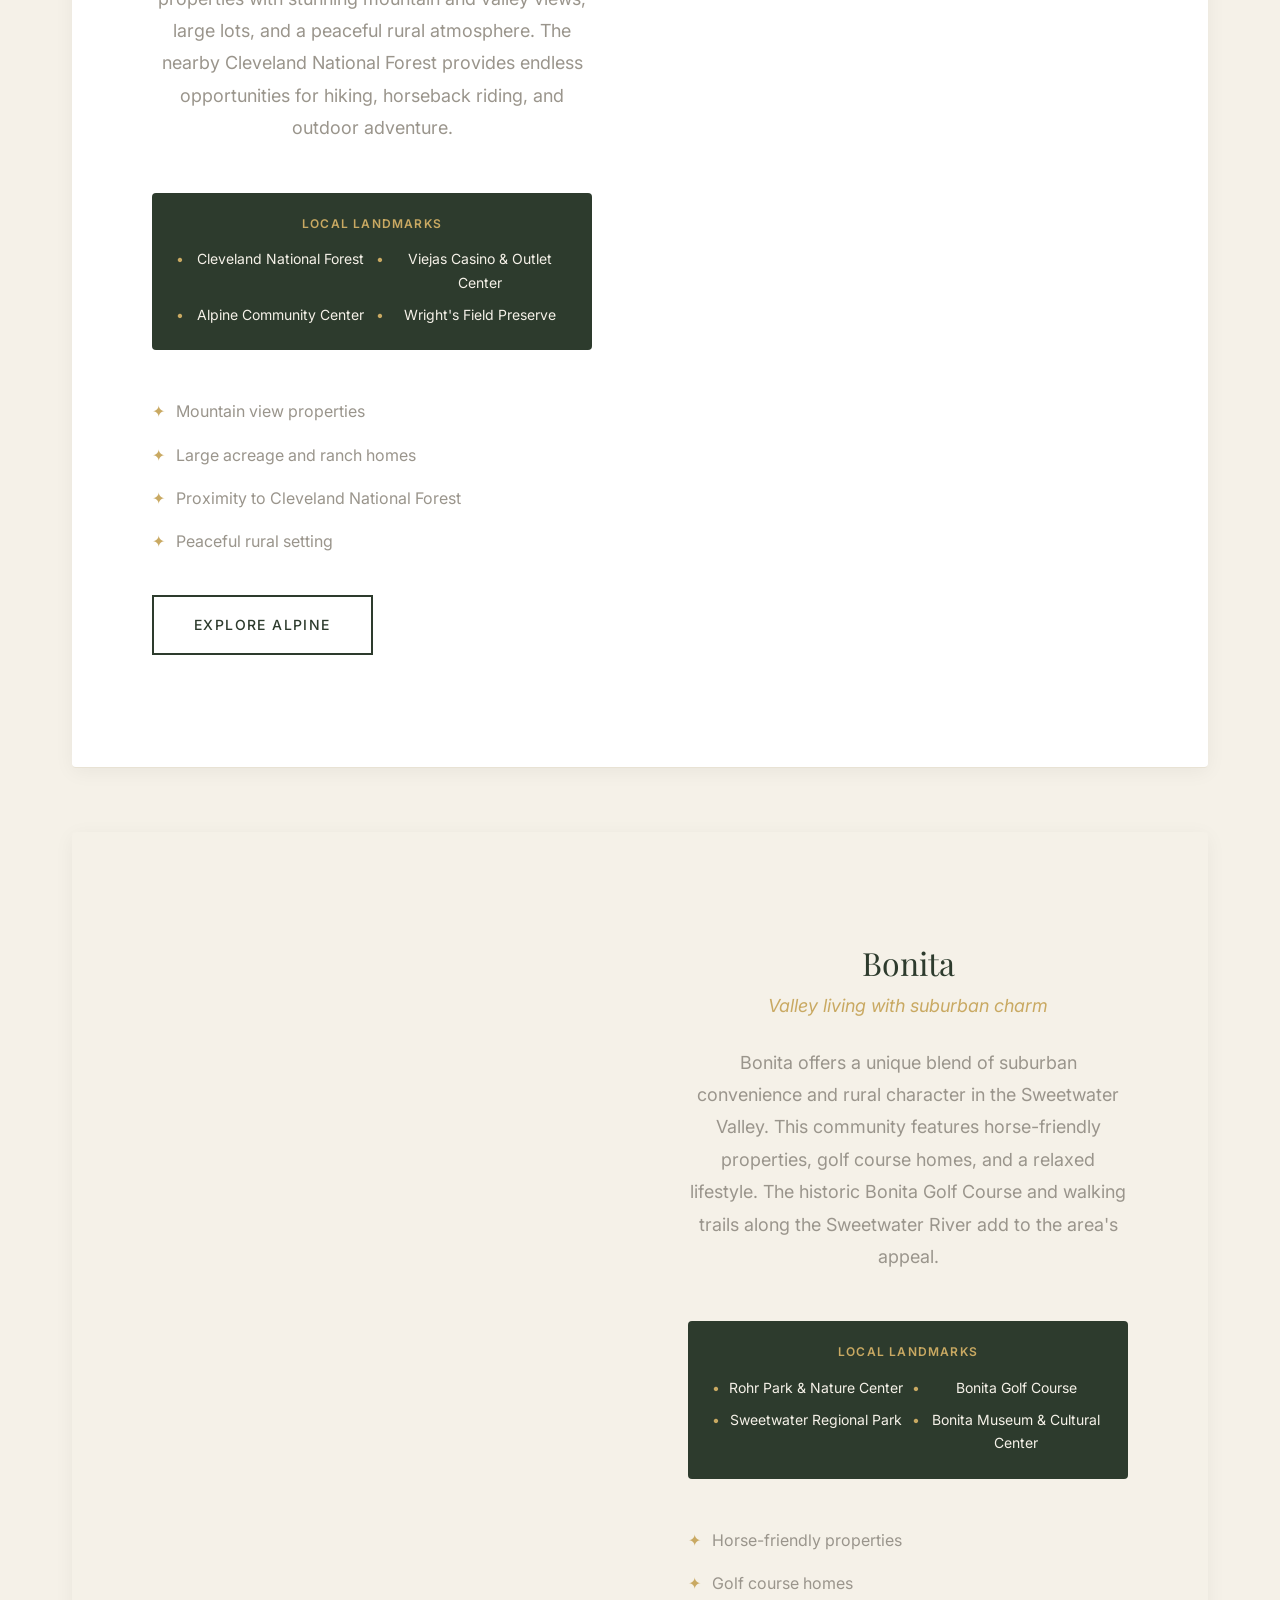
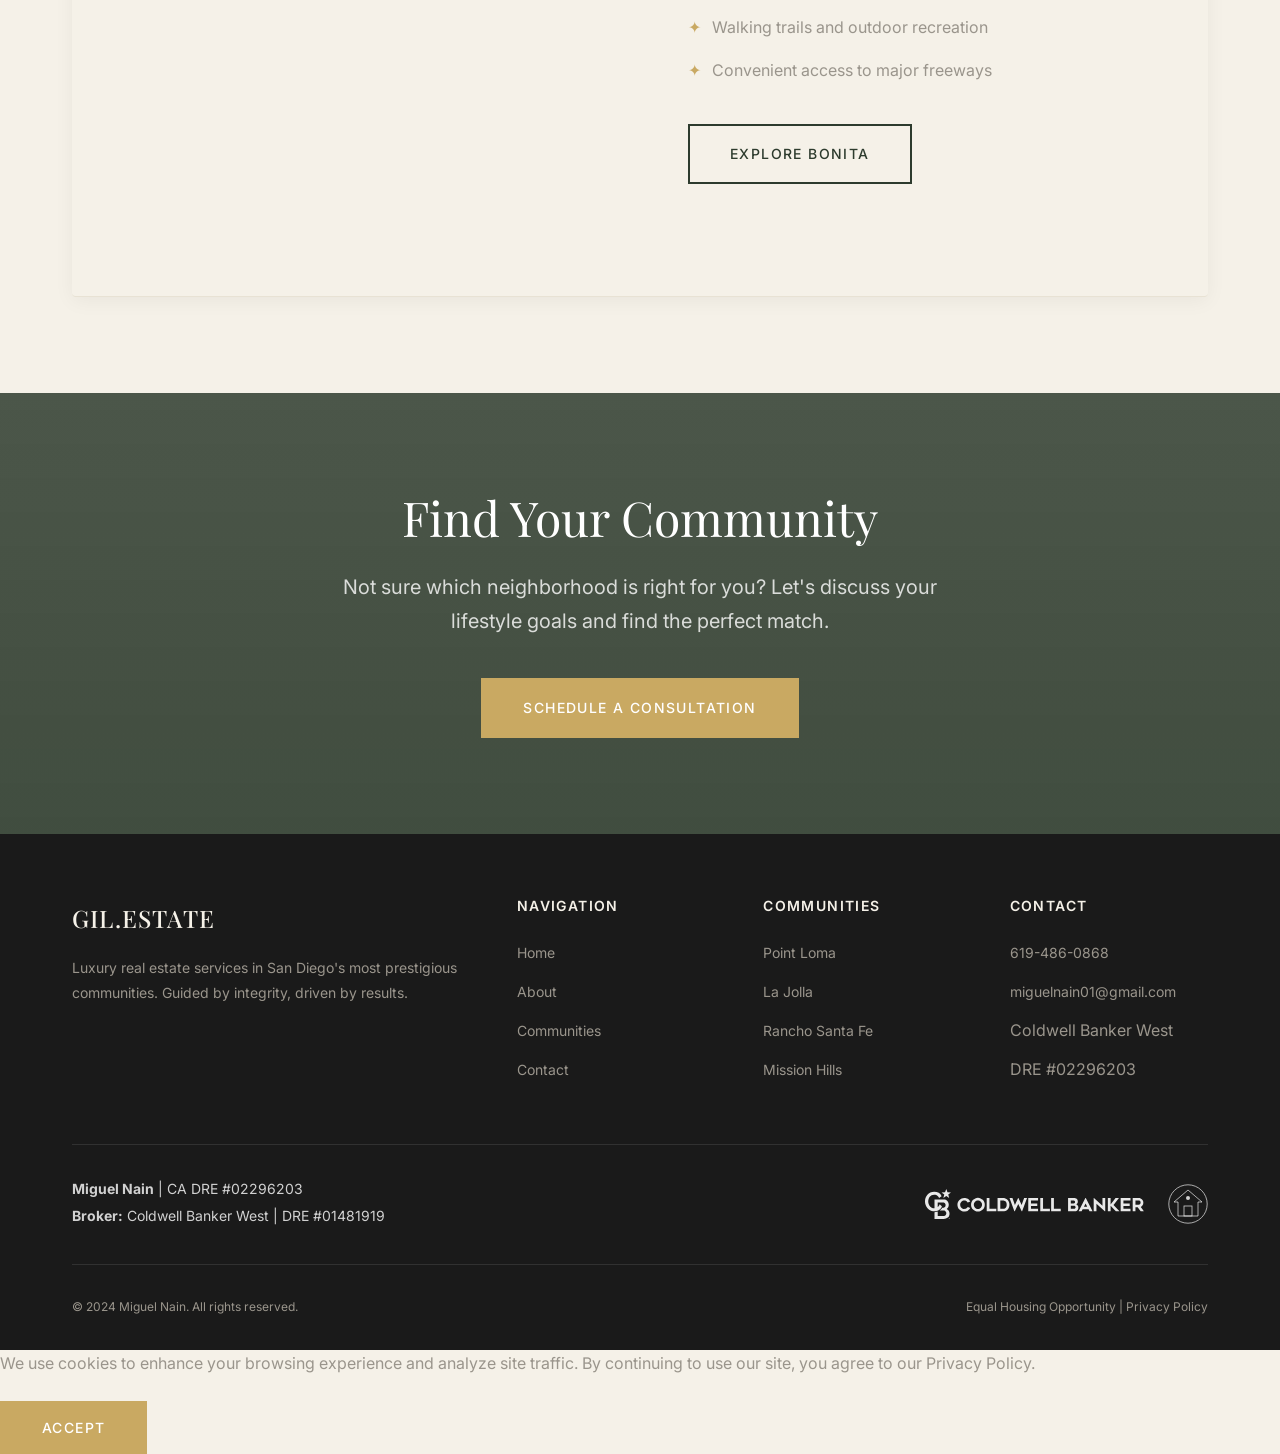
<file: communities.html>
<!DOCTYPE html>
<html lang="en">
<head>
    <meta charset="UTF-8">
    <meta name="viewport" content="width=device-width, initial-scale=1.0">
    <title>Communities | Miguel Nain | Luxury Real Estate</title>
    <meta name="description" content="Explore San Diego's finest communities - Point Loma, La Jolla, Rancho Santa Fe, Mission Hills, and more luxury neighborhoods.">
    
    <!-- Fonts -->
    <link rel="preconnect" href="https://fonts.googleapis.com">
    <link rel="preconnect" href="https://fonts.gstatic.com" crossorigin>
    <link href="https://fonts.googleapis.com/css2?family=Inter:wght@300;400;500;600&family=Playfair+Display:ital,wght@0,400;0,500;0,600;1,400&display=swap" rel="stylesheet">
    
    <!-- Styles -->
    <link rel="stylesheet" href="css/style.css">
</head>
<body>
    <!-- Navigation -->
    <nav class="navbar">
        <div class="container">
            <a href="index.html" class="logo">GIL.ESTATE</a>
            <ul class="nav-links">
                <li><a href="index.html">Home</a></li>
                <li><a href="about.html">About</a></li>
                <li><a href="communities.html">Communities</a></li>
                <li><a href="contact.html">Contact</a></li>
            </ul>
            <button class="mobile-menu-btn" aria-label="Toggle menu">
                <span></span>
                <span></span>
                <span></span>
            </button>
        </div>
    </nav>

    <!-- Page Header -->
    <header class="page-header">
        <div class="container">
            <p class="hero-subtitle">San Diego's Finest</p>
            <h1>Communities I Serve</h1>
        </div>
    </header>

    <!-- Communities Grid -->
    <section class="communities-page section-padding">
        <div class="container">
            <div class="section-header">
                <h2>Discover Your Perfect Neighborhood</h2>
                <p>From coastal enclaves to hillside estates, each community offers its own unique character and lifestyle</p>
            </div>
            
            <div class="communities-grid-full">
                <!-- Point Loma -->
                <div class="community-detail" id="point-loma">
                    <div class="community-detail-image">
                        <img src="images/point-loma.jpg" alt="Point Loma luxury homes">
                    </div>
                    <div class="community-detail-content">
                        <h3>Point Loma</h3>
                        <p class="community-tagline">Coastal elegance with panoramic bay views</p>
                        <p>Point Loma offers some of San Diego's most coveted waterfront properties. From the historic charm of the peninsula to the stunning cliffs of Sunset Cliffs, this community combines nautical heritage with modern luxury. Residents enjoy world-class yachting facilities, pristine beaches, and breathtaking views of the Pacific Ocean and San Diego Bay.</p>
                        <div class="community-landmarks">
                            <h4>Local Landmarks</h4>
                            <ul>
                                <li>Sunset Cliffs Natural Park</li>
                                <li>Cabrillo National Monument</li>
                                <li>Point Loma Yacht Club</li>
                                <li>Shelter Island</li>
                            </ul>
                        </div>
                        <ul class="community-features">
                            <li>Waterfront estates and luxury condos</li>
                            <li>Historic Craftsman and Spanish Colonial homes</li>
                            <li>World-class yachting and boating</li>
                            <li>Proximity to downtown San Diego</li>
                        </ul>
                        <a href="contact.html" class="btn btn-outline">Explore Point Loma</a>
                    </div>
                </div>

                <!-- La Jolla -->
                <div class="community-detail" id="la-jolla">
                    <div class="community-detail-image">
                        <img src="images/la-jolla.jpg" alt="La Jolla luxury homes">
                    </div>
                    <div class="community-detail-content">
                        <h3>La Jolla</h3>
                        <p class="community-tagline">Where sophistication meets the Pacific</p>
                        <p>Known as the "Jewel" of San Diego, La Jolla represents the pinnacle of coastal luxury living. This prestigious community features dramatic oceanfront estates, world-renowned cultural institutions, and the legendary Torrey Pines Golf Course. From the Village's upscale boutiques to the secluded canyons of Muirlands, La Jolla offers an unparalleled lifestyle.</p>
                        <div class="community-landmarks">
                            <h4>Local Landmarks</h4>
                            <ul>
                                <li>La Jolla Cove & Children's Pool</li>
                                <li>Torrey Pines Golf Course</li>
                                <li>Museum of Contemporary Art</li>
                                <li>Birch Aquarium</li>
                            </ul>
                        </div>
                        <ul class="community-features">
                            <li>Oceanfront estates and cliff-top properties</li>
                            <li>Prestigious Muirlands and Country Club neighborhoods</li>
                            <li>World-class dining and shopping</li>
                            <li>Proximity to UC San Diego and Scripps Institution</li>
                        </ul>
                        <a href="contact.html" class="btn btn-outline">Explore La Jolla</a>
                    </div>
                </div>

                <!-- Rancho Santa Fe -->
                <div class="community-detail" id="rancho-santa-fe">
                    <div class="community-detail-image">
                        <img src="images/rancho-santa-fe.jpg" alt="Rancho Santa Fe luxury estates">
                    </div>
                    <div class="community-detail-content">
                        <h3>Rancho Santa Fe</h3>
                        <p class="community-tagline">Timeless estates in a private paradise</p>
                        <p>The Covenant of Rancho Santa Fe is one of the most exclusive residential communities in the United States. This gated enclave features sprawling estates on multi-acre parcels, world-class equestrian facilities, and the legendary Rancho Santa Fe Golf Club. Privacy, security, and timeless elegance define this prestigious address.</p>
                        <div class="community-landmarks">
                            <h4>Local Landmarks</h4>
                            <ul>
                                <li>Rancho Santa Fe Golf Club</li>
                                <li>The Inn at Rancho Santa Fe</li>
                                <li>Osuna Ranch & Equestrian Center</li>
                                <li>Del Mar Country Club</li>
                            </ul>
                        </div>
                        <ul class="community-features">
                            <li>Estate properties on 2+ acre minimum lots</li>
                            <li>World-class equestrian facilities</li>
                            <li>Private golf club and tennis facilities</li>
                            <li>24/7 security and gated access</li>
                        </ul>
                        <a href="contact.html" class="btn btn-outline">Explore Rancho Santa Fe</a>
                    </div>
                </div>

                <!-- Mission Hills -->
                <div class="community-detail" id="mission-hills">
                    <div class="community-detail-image">
                        <img src="images/mission-hills.jpg" alt="Mission Hills historic homes">
                    </div>
                    <div class="community-detail-content">
                        <h3>Mission Hills</h3>
                        <p class="community-tagline">Historic charm with modern luxury</p>
                        <p>Mission Hills is one of San Diego's most architecturally significant neighborhoods, featuring stunning examples of Craftsman, Spanish Revival, and Prairie School homes. This historic district offers tree-lined streets, walkable access to boutiques and cafes, and stunning views of the bay and downtown skyline.</p>
                        <div class="community-landmarks">
                            <h4>Local Landmarks</h4>
                            <ul>
                                <li>Heritage Park Victorian Village</li>
                                <li>Pioneer Park</li>
                                <li>Fort Stockton</li>
                                <li>University Heights Shopping District</li>
                            </ul>
                        </div>
                        <ul class="community-features">
                            <li>Historic homes with architectural significance</li>
                            <li>Walkable neighborhood with local boutiques</li>
                            <li>Parks and canyon trails nearby</li>
                            <li>Close proximity to downtown San Diego</li>
                        </ul>
                        <a href="contact.html" class="btn btn-outline">Explore Mission Hills</a>
                    </div>
                </div>

                <!-- Fallbrook -->
                <div class="community-detail" id="fallbrook">
                    <div class="community-detail-image">
                        <img src="images/fallbrook.jpg" alt="Fallbrook country estates">
                    </div>
                    <div class="community-detail-content">
                        <h3>Fallbrook</h3>
                        <p class="community-tagline">Country estates and avocado groves</p>
                        <p>Known as the "Avocado Capital of the World," Fallbrook offers a rural retreat with sophisticated country living. This community features expansive ranch properties, equestrian estates, and a thriving arts scene. Residents enjoy a relaxed pace of life while remaining within reach of San Diego and Orange County.</p>
                        <div class="community-landmarks">
                            <h4>Local Landmarks</h4>
                            <ul>
                                <li>Grand Tradition Estate & Gardens</li>
                                <li>Fallbrook Art Center</li>
                                <li>Live Oak Park</li>
                                <li>Avocado Festival (Annual)</li>
                            </ul>
                        </div>
                        <ul class="community-features">
                            <li>Ranch and equestrian properties</li>
                            <li>Large acreage estates</li>
                            <li>Thriving arts community</li>
                            <li>Scenic rolling hills and groves</li>
                        </ul>
                        <a href="contact.html" class="btn btn-outline">Explore Fallbrook</a>
                    </div>
                </div>

                <!-- Poway -->
                <div class="community-detail" id="poway">
                    <div class="community-detail-image">
                        <img src="images/poway.jpg" alt="Poway family estates">
                    </div>
                    <div class="community-detail-content">
                        <h3>Poway</h3>
                        <p class="community-tagline">Family retreats in the countryside</p>
                        <p>Poway offers the perfect blend of suburban comfort and rural charm. Known as "The City in the Country," this community features excellent schools, expansive parks, and a variety of housing options from modern subdivisions to equestrian estates. The famous Poway Rodeo and weekly farmers market embody the community's family-friendly spirit.</p>
                        <div class="community-landmarks">
                            <h4>Local Landmarks</h4>
                            <ul>
                                <li>Lake Poway & Blue Sky Ecological Reserve</li>
                                <li>Poway Center for the Performing Arts</li>
                                <li>Poway Park & Old Poway Park</li>
                                <li>Poway-Midland Railroad</li>
                            </ul>
                        </div>
                        <ul class="community-features">
                            <li>Top-rated schools and family amenities</li>
                            <li>Equestrian properties and trails</li>
                            <li>Expansive parks and outdoor recreation</li>
                            <li>Strong sense of community</li>
                        </ul>
                        <a href="contact.html" class="btn btn-outline">Explore Poway</a>
                    </div>
                </div>

                <!-- Alpine -->
                <div class="community-detail" id="alpine">
                    <div class="community-detail-image">
                        <img src="images/alpine.jpg" alt="Alpine mountain view homes">
                    </div>
                    <div class="community-detail-content">
                        <h3>Alpine</h3>
                        <p class="community-tagline">Mountain views and rural tranquility</p>
                        <p>Alpine offers a true mountain retreat just 30 minutes from downtown San Diego. This community features properties with stunning mountain and valley views, large lots, and a peaceful rural atmosphere. The nearby Cleveland National Forest provides endless opportunities for hiking, horseback riding, and outdoor adventure.</p>
                        <div class="community-landmarks">
                            <h4>Local Landmarks</h4>
                            <ul>
                                <li>Cleveland National Forest</li>
                                <li>Viejas Casino & Outlet Center</li>
                                <li>Alpine Community Center</li>
                                <li>Wright's Field Preserve</li>
                            </ul>
                        </div>
                        <ul class="community-features">
                            <li>Mountain view properties</li>
                            <li>Large acreage and ranch homes</li>
                            <li>Proximity to Cleveland National Forest</li>
                            <li>Peaceful rural setting</li>
                        </ul>
                        <a href="contact.html" class="btn btn-outline">Explore Alpine</a>
                    </div>
                </div>

                <!-- Bonita -->
                <div class="community-detail" id="bonita">
                    <div class="community-detail-image">
                        <img src="images/bonita.jpg" alt="Bonita valley estates">
                    </div>
                    <div class="community-detail-content">
                        <h3>Bonita</h3>
                        <p class="community-tagline">Valley living with suburban charm</p>
                        <p>Bonita offers a unique blend of suburban convenience and rural character in the Sweetwater Valley. This community features horse-friendly properties, golf course homes, and a relaxed lifestyle. The historic Bonita Golf Course and walking trails along the Sweetwater River add to the area's appeal.</p>
                        <div class="community-landmarks">
                            <h4>Local Landmarks</h4>
                            <ul>
                                <li>Rohr Park & Nature Center</li>
                                <li>Bonita Golf Course</li>
                                <li>Sweetwater Regional Park</li>
                                <li>Bonita Museum & Cultural Center</li>
                            </ul>
                        </div>
                        <ul class="community-features">
                            <li>Horse-friendly properties</li>
                            <li>Golf course homes</li>
                            <li>Walking trails and outdoor recreation</li>
                            <li>Convenient access to major freeways</li>
                        </ul>
                        <a href="contact.html" class="btn btn-outline">Explore Bonita</a>
                    </div>
                </div>
            </div>
        </div>
    </section>

    <!-- CTA Section -->
    <section class="cta section-padding">
        <div class="container">
            <h2>Find Your Community</h2>
            <p>Not sure which neighborhood is right for you? Let's discuss your lifestyle goals and find the perfect match.</p>
            <a href="contact.html" class="btn btn-primary">Schedule a Consultation</a>
        </div>
    </section>

    <!-- Footer -->
    <footer class="footer">
        <div class="container">
            <div class="footer-grid">
                <div class="footer-brand">
                    <a href="index.html" class="logo">GIL.ESTATE</a>
                    <p>Luxury real estate services in San Diego's most prestigious communities. Guided by integrity, driven by results.</p>
                </div>
                <div class="footer-nav">
                    <h4>Navigation</h4>
                    <ul class="footer-links">
                        <li><a href="index.html">Home</a></li>
                        <li><a href="about.html">About</a></li>
                        <li><a href="communities.html">Communities</a></li>
                        <li><a href="contact.html">Contact</a></li>
                    </ul>
                </div>
                <div class="footer-communities">
                    <h4>Communities</h4>
                    <ul class="footer-links">
                        <li><a href="communities.html#point-loma">Point Loma</a></li>
                        <li><a href="communities.html#la-jolla">La Jolla</a></li>
                        <li><a href="communities.html#rancho-santa-fe">Rancho Santa Fe</a></li>
                        <li><a href="communities.html#mission-hills">Mission Hills</a></li>
                    </ul>
                </div>
                <div class="footer-contact">
                    <h4>Contact</h4>
                    <ul class="footer-links">
                        <li><a href="tel:619-486-0868">619-486-0868</a></li>
                        <li><a href="mailto:miguelnain01@gmail.com">miguelnain01@gmail.com</a></li>
                        <li>Coldwell Banker West</li>
                        <li>DRE #02296203</li>
                    </ul>
                </div>
            </div>
            <div class="footer-credentials">
                <div class="broker-info">
                    <p><strong>Miguel Nain</strong> | CA DRE #02296203</p>
                    <p><strong>Broker:</strong> Coldwell Banker West | DRE #01481919</p>
                </div>
                <div class="footer-logos">
                    <img src="images/cb-logo.svg" alt="Coldwell Banker" class="cb-logo" onerror="this.style.display='none'">
                    <div class="eho-logo" title="Equal Housing Opportunity">
                        <svg viewBox="0 0 100 100" width="40" height="40">
                            <circle cx="50" cy="50" r="48" fill="none" stroke="currentColor" stroke-width="2"/>
                            <path d="M50 15 L85 45 L75 45 L75 80 L25 80 L25 45 L15 45 Z" fill="none" stroke="currentColor" stroke-width="2"/>
                            <rect x="40" y="55" width="20" height="25" fill="none" stroke="currentColor" stroke-width="2"/>
                            <circle cx="50" cy="35" r="5" fill="currentColor"/>
                        </svg>
                    </div>
                </div>
            </div>
            <div class="footer-bottom">
                <p>&copy; 2024 Miguel Nain. All rights reserved.</p>
                <p>Equal Housing Opportunity | <a href="privacy.html" style="color: inherit;">Privacy Policy</a></p>
            </div>
        </div>
    </footer>

    <script src="js/main.js"></script>
</body>
</html>
</file>
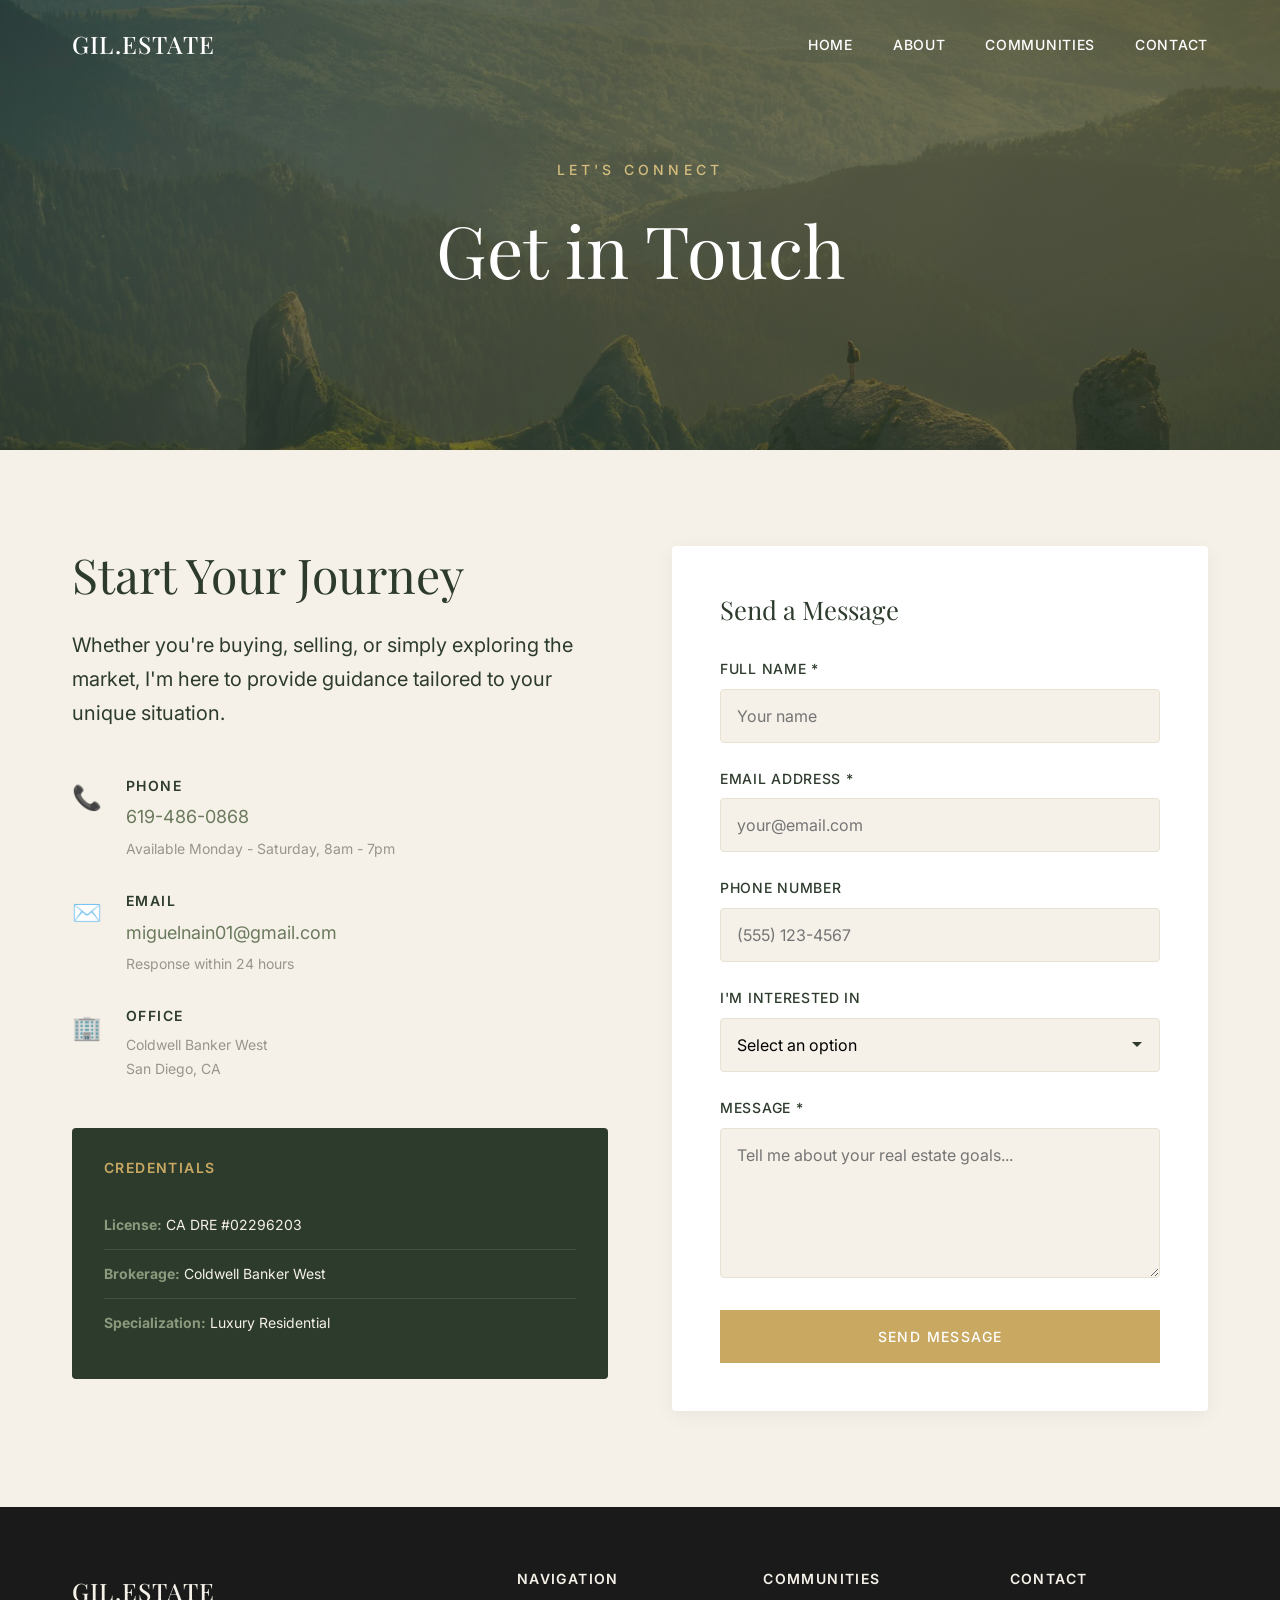
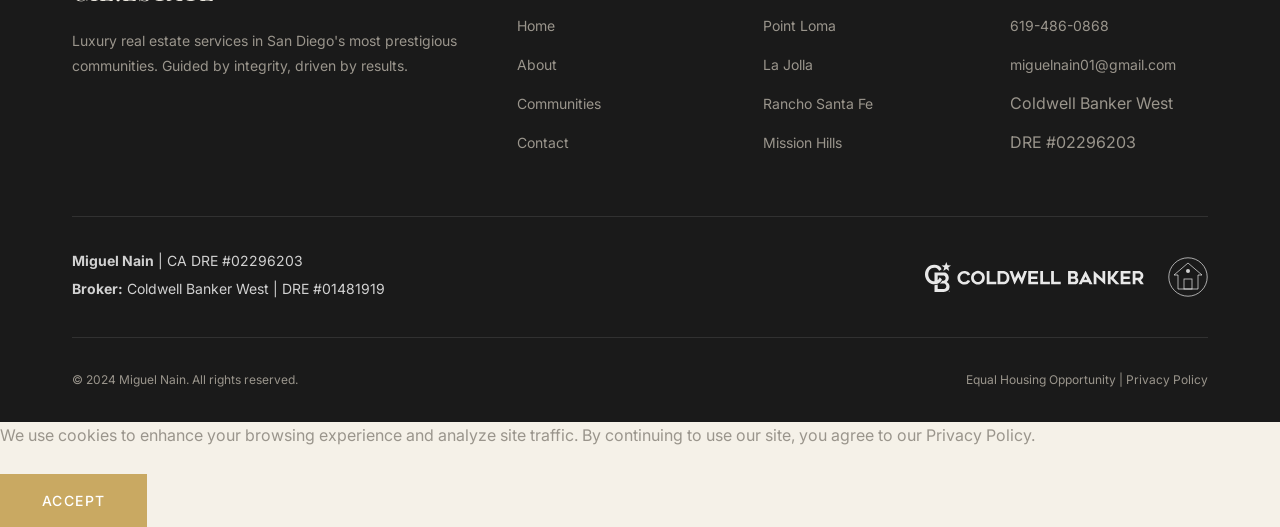
<file: contact.html>
<!DOCTYPE html>
<html lang="en">
<head>
    <meta charset="UTF-8">
    <meta name="viewport" content="width=device-width, initial-scale=1.0">
    <title>Contact | Miguel Nain | Luxury Real Estate</title>
    <meta name="description" content="Get in touch with Miguel Nain, luxury real estate specialist with Coldwell Banker West. Schedule a consultation today.">
    
    <!-- Fonts -->
    <link rel="preconnect" href="https://fonts.googleapis.com">
    <link rel="preconnect" href="https://fonts.gstatic.com" crossorigin>
    <link href="https://fonts.googleapis.com/css2?family=Inter:wght@300;400;500;600&family=Playfair+Display:ital,wght@0,400;0,500;0,600;1,400&display=swap" rel="stylesheet">
    
    <!-- Styles -->
    <link rel="stylesheet" href="css/style.css">
</head>
<body>
    <!-- Navigation -->
    <nav class="navbar">
        <div class="container">
            <a href="index.html" class="logo">GIL.ESTATE</a>
            <ul class="nav-links">
                <li><a href="index.html">Home</a></li>
                <li><a href="about.html">About</a></li>
                <li><a href="communities.html">Communities</a></li>
                <li><a href="contact.html">Contact</a></li>
            </ul>
            <button class="mobile-menu-btn" aria-label="Toggle menu">
                <span></span>
                <span></span>
                <span></span>
            </button>
        </div>
    </nav>

    <!-- Page Header -->
    <header class="page-header">
        <div class="container">
            <p class="hero-subtitle">Let's Connect</p>
            <h1>Get in Touch</h1>
        </div>
    </header>

    <!-- Contact Section -->
    <section class="contact-section section-padding">
        <div class="container">
            <div class="contact-grid">
                <!-- Contact Info -->
                <div class="contact-info">
                    <h2>Start Your Journey</h2>
                    <p class="lead">Whether you're buying, selling, or simply exploring the market, I'm here to provide guidance tailored to your unique situation.</p>
                    
                    <div class="contact-methods">
                        <div class="contact-method">
                            <span class="contact-icon">📞</span>
                            <div>
                                <h4>Phone</h4>
                                <a href="tel:619-486-0868">619-486-0868</a>
                                <p>Available Monday - Saturday, 8am - 7pm</p>
                            </div>
                        </div>
                        
                        <div class="contact-method">
                            <span class="contact-icon">✉️</span>
                            <div>
                                <h4>Email</h4>
                                <a href="mailto:miguelnain01@gmail.com">miguelnain01@gmail.com</a>
                                <p>Response within 24 hours</p>
                            </div>
                        </div>
                        
                        <div class="contact-method">
                            <span class="contact-icon">🏢</span>
                            <div>
                                <h4>Office</h4>
                                <p>Coldwell Banker West</p>
                                <p>San Diego, CA</p>
                            </div>
                        </div>
                    </div>

                    <div class="credentials-box">
                        <h4>Credentials</h4>
                        <ul>
                            <li><strong>License:</strong> CA DRE #02296203</li>
                            <li><strong>Brokerage:</strong> Coldwell Banker West</li>
                            <li><strong>Specialization:</strong> Luxury Residential</li>
                        </ul>
                    </div>
                </div>

                <!-- Contact Form -->
                <div class="contact-form-wrapper">
                    <h3>Send a Message</h3>
                    <form id="contactForm" class="contact-form" action="https://formspree.io/f/xzdjpnja" method="POST">
                        <div class="form-group">
                            <label for="name">Full Name *</label>
                            <input type="text" id="name" name="name" required placeholder="Your name">
                        </div>
                        
                        <div class="form-group">
                            <label for="email">Email Address *</label>
                            <input type="email" id="email" name="email" required placeholder="your@email.com">
                        </div>
                        
                        <div class="form-group">
                            <label for="phone">Phone Number</label>
                            <input type="tel" id="phone" name="phone" placeholder="(555) 123-4567">
                        </div>
                        
                        <div class="form-group">
                            <label for="interest">I'm Interested In</label>
                            <select id="interest" name="interest">
                                <option value="">Select an option</option>
                                <option value="buying">Buying a Home</option>
                                <option value="selling">Selling a Home</option>
                                <option value="both">Buying & Selling</option>
                                <option value="consultation">General Consultation</option>
                            </select>
                        </div>
                        
                        <div class="form-group">
                            <label for="message">Message *</label>
                            <textarea id="message" name="message" rows="5" required placeholder="Tell me about your real estate goals..."></textarea>
                        </div>
                        
                        <button type="submit" class="btn btn-primary btn-full">Send Message</button>
                    </form>
                </div>
            </div>
        </div>
    </section>

    <!-- Footer -->
    <footer class="footer">
        <div class="container">
            <div class="footer-grid">
                <div class="footer-brand">
                    <a href="index.html" class="logo">GIL.ESTATE</a>
                    <p>Luxury real estate services in San Diego's most prestigious communities. Guided by integrity, driven by results.</p>
                </div>
                <div class="footer-nav">
                    <h4>Navigation</h4>
                    <ul class="footer-links">
                        <li><a href="index.html">Home</a></li>
                        <li><a href="about.html">About</a></li>
                        <li><a href="communities.html">Communities</a></li>
                        <li><a href="contact.html">Contact</a></li>
                    </ul>
                </div>
                <div class="footer-communities">
                    <h4>Communities</h4>
                    <ul class="footer-links">
                        <li><a href="communities.html">Point Loma</a></li>
                        <li><a href="communities.html">La Jolla</a></li>
                        <li><a href="communities.html">Rancho Santa Fe</a></li>
                        <li><a href="communities.html">Mission Hills</a></li>
                    </ul>
                </div>
                <div class="footer-contact">
                    <h4>Contact</h4>
                    <ul class="footer-links">
                        <li><a href="tel:619-486-0868">619-486-0868</a></li>
                        <li><a href="mailto:miguelnain01@gmail.com">miguelnain01@gmail.com</a></li>
                        <li>Coldwell Banker West</li>
                        <li>DRE #02296203</li>
                    </ul>
                </div>
            </div>
            <div class="footer-credentials">
                <div class="broker-info">
                    <p><strong>Miguel Nain</strong> | CA DRE #02296203</p>
                    <p><strong>Broker:</strong> Coldwell Banker West | DRE #01481919</p>
                </div>
                <div class="footer-logos">
                    <img src="images/cb-logo.svg" alt="Coldwell Banker" class="cb-logo" onerror="this.style.display='none'">
                    <div class="eho-logo" title="Equal Housing Opportunity">
                        <svg viewBox="0 0 100 100" width="40" height="40">
                            <circle cx="50" cy="50" r="48" fill="none" stroke="currentColor" stroke-width="2"/>
                            <path d="M50 15 L85 45 L75 45 L75 80 L25 80 L25 45 L15 45 Z" fill="none" stroke="currentColor" stroke-width="2"/>
                            <rect x="40" y="55" width="20" height="25" fill="none" stroke="currentColor" stroke-width="2"/>
                            <circle cx="50" cy="35" r="5" fill="currentColor"/>
                        </svg>
                    </div>
                </div>
            </div>
            <div class="footer-bottom">
                <p>&copy; 2024 Miguel Nain. All rights reserved.</p>
                <p>Equal Housing Opportunity | <a href="privacy.html" style="color: inherit;">Privacy Policy</a></p>
            </div>
        </div>
    </footer>

    <script src="js/main.js"></script>
</body>
</html>
</file>
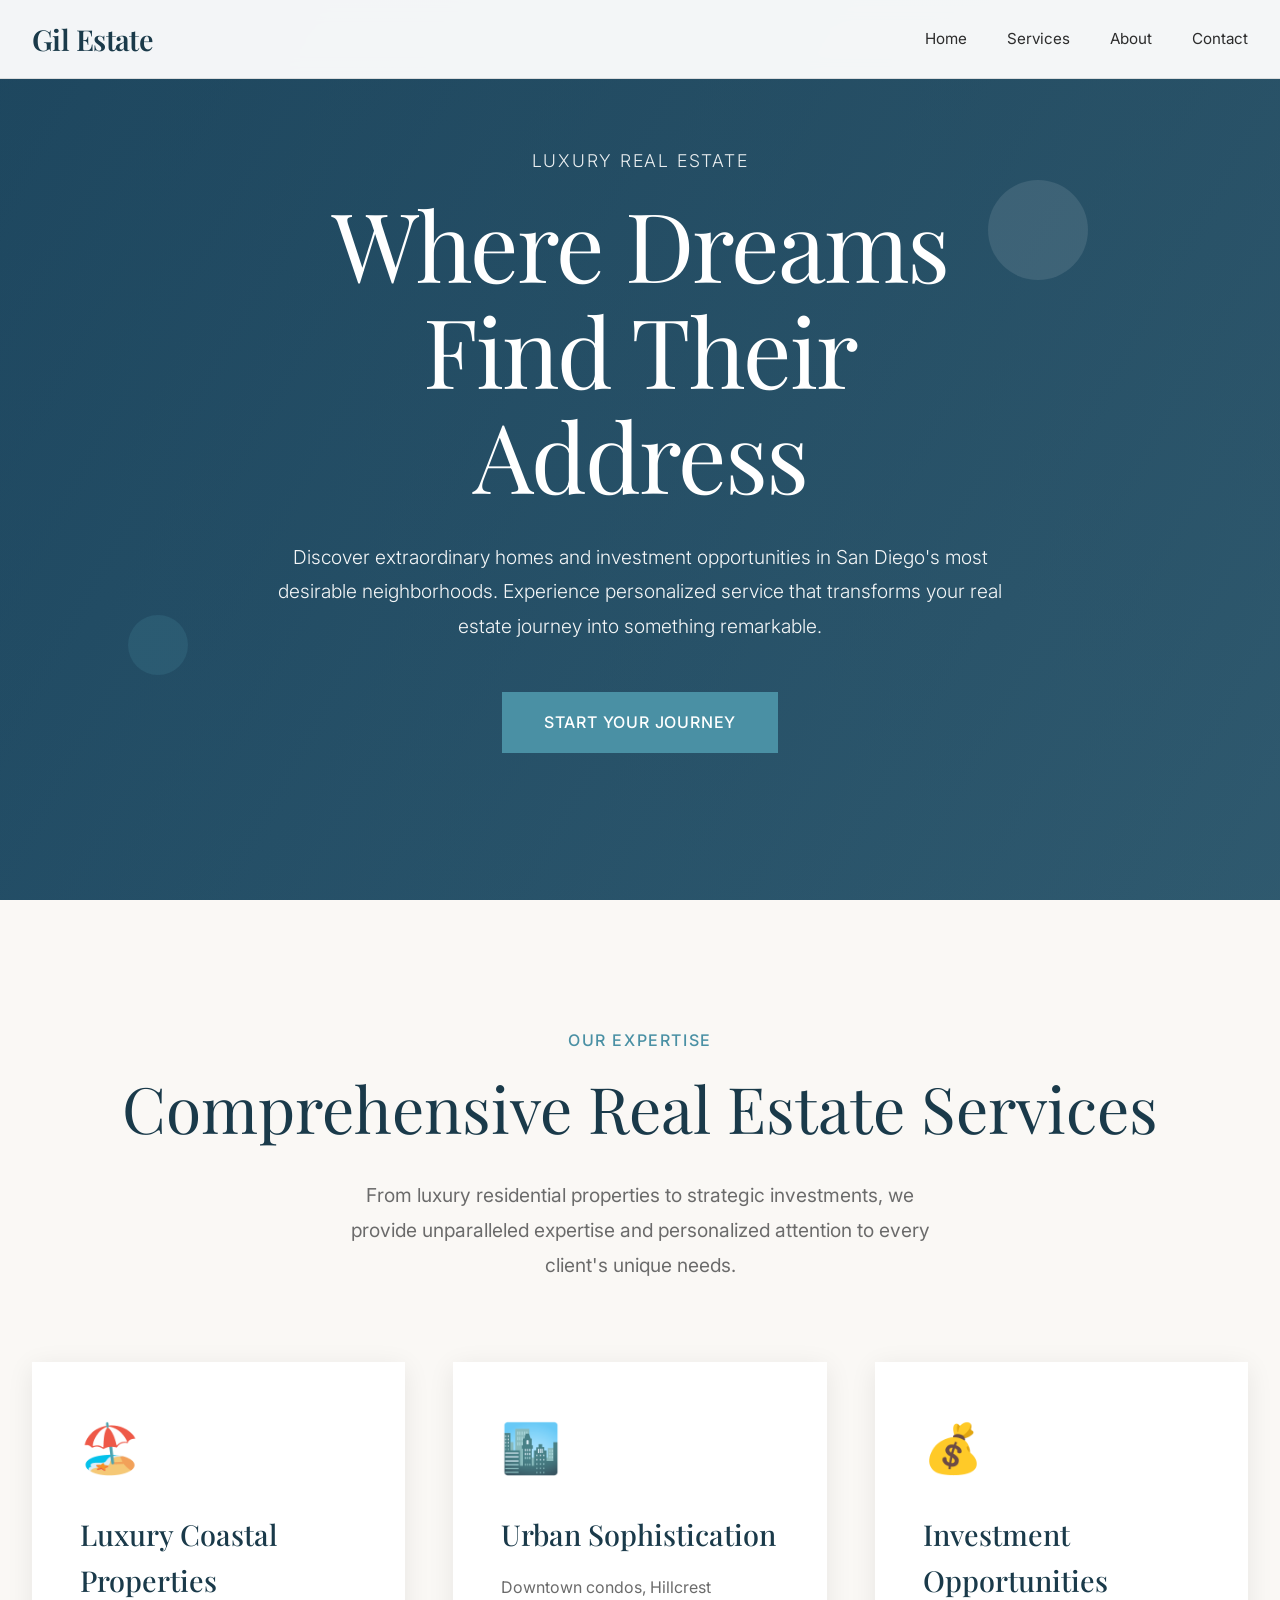
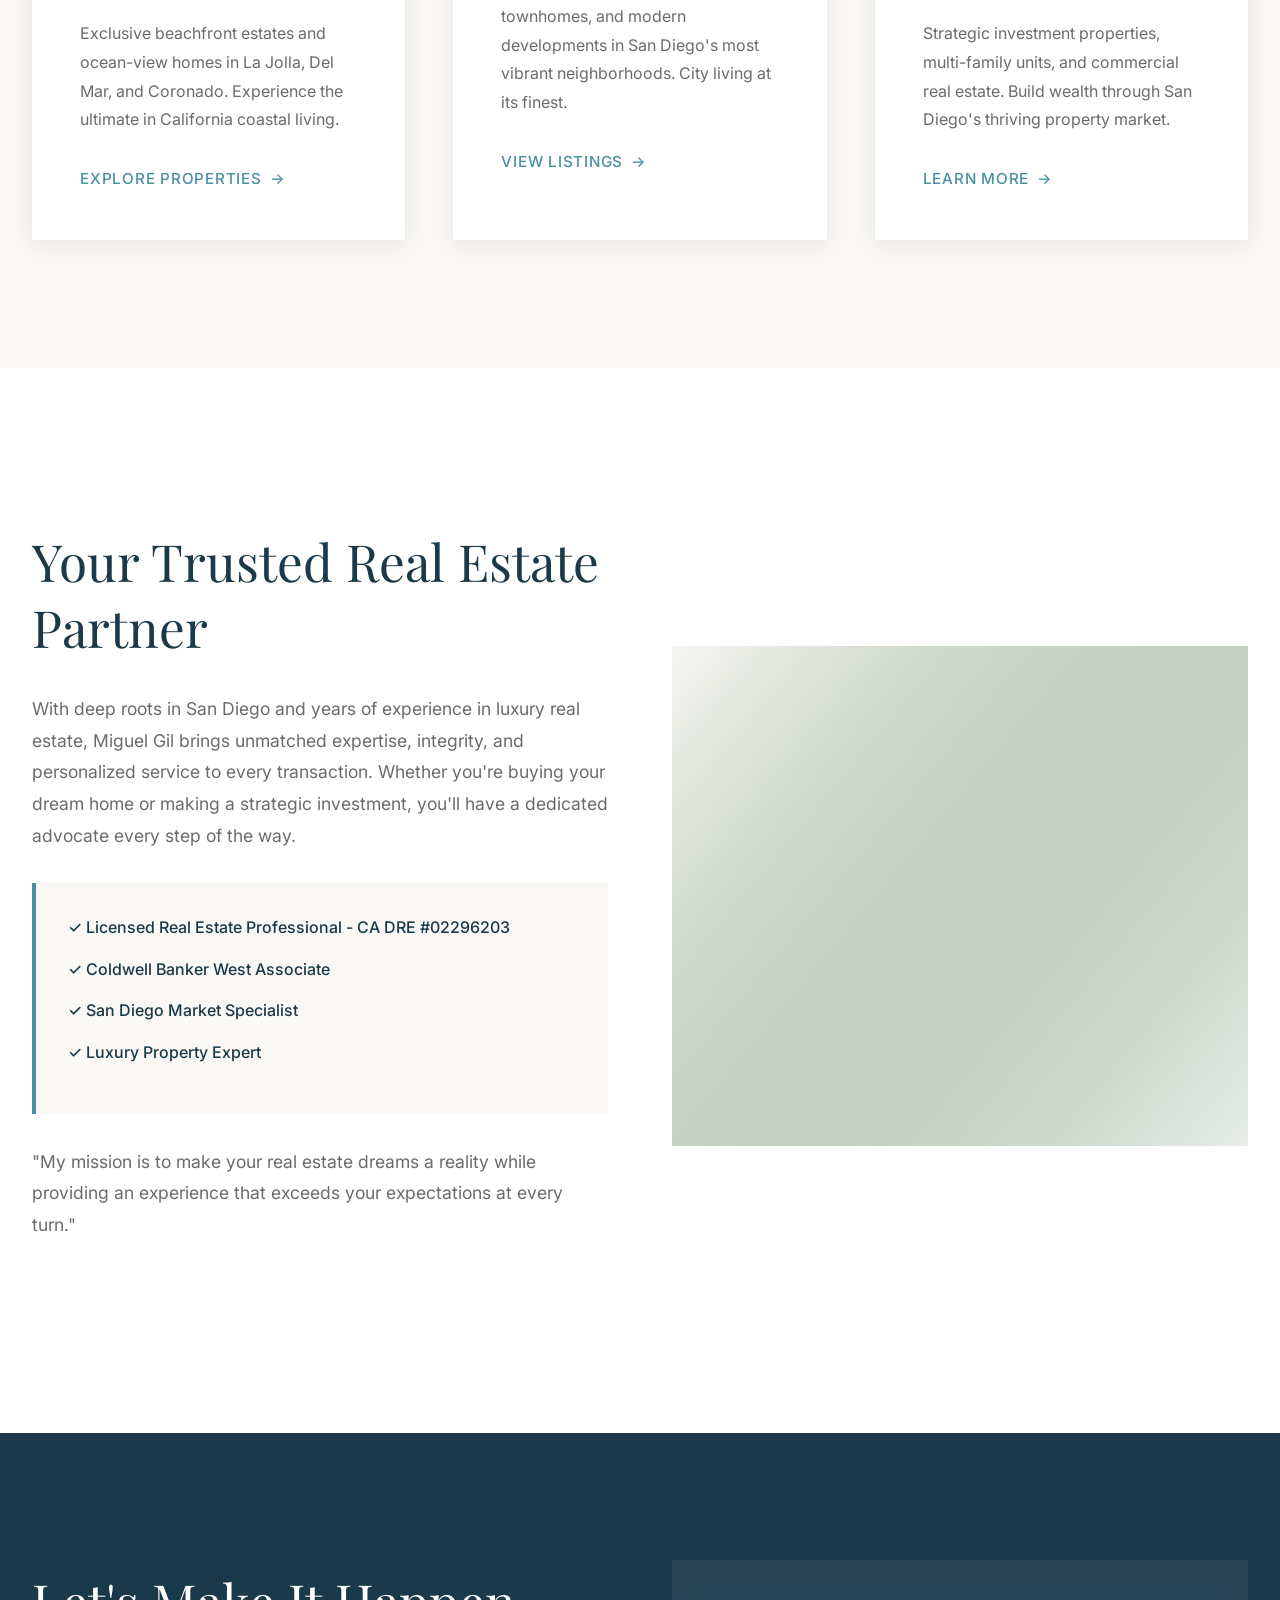
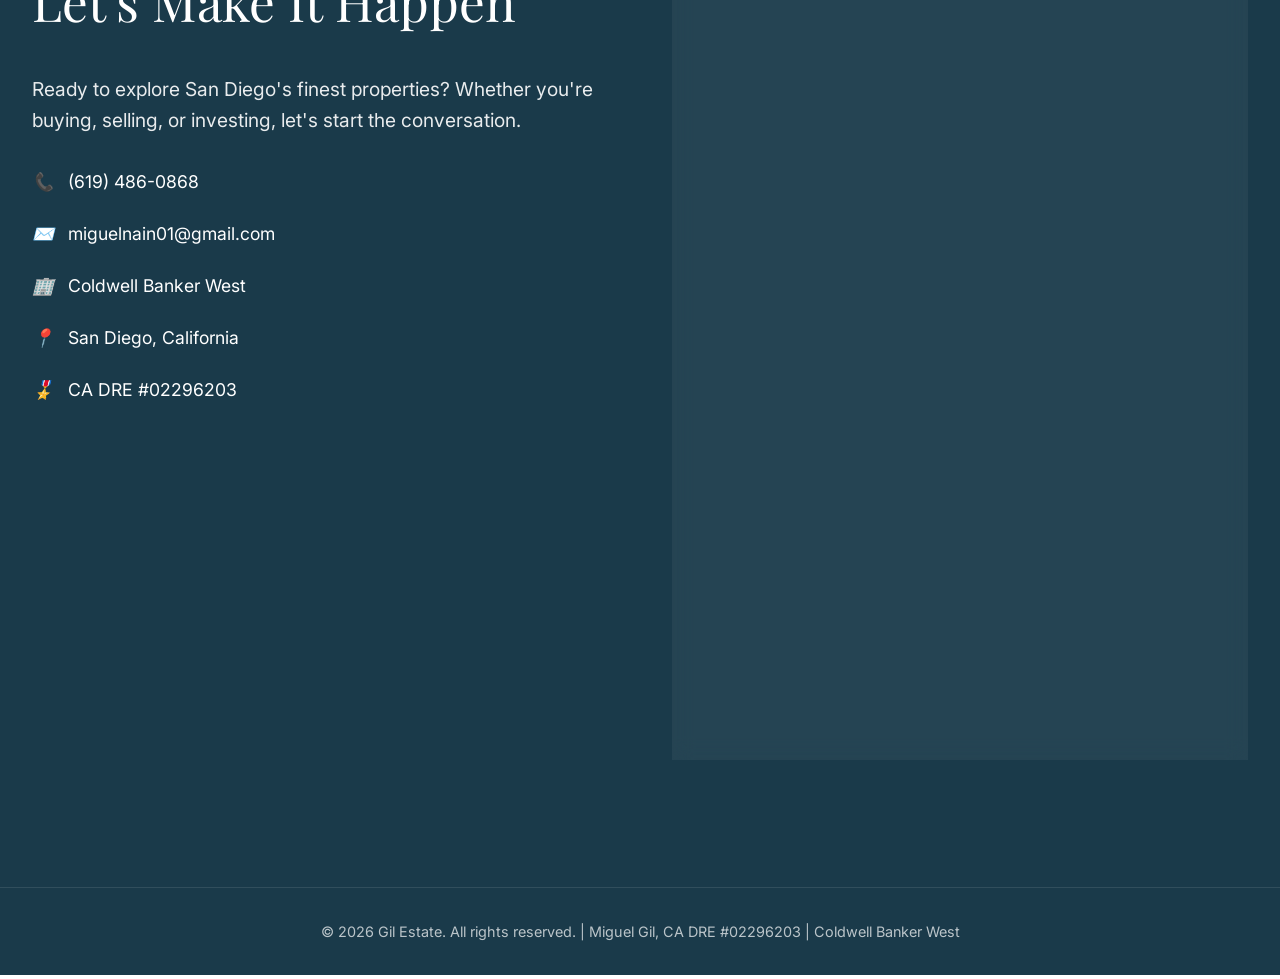
<file: index_1772657548.html>
<!DOCTYPE html>
<html lang="en">
<head>
    <meta charset="UTF-8">
    <meta name="viewport" content="width=device-width, initial-scale=1.0">
    <title>Gil Estate - Luxury Real Estate in San Diego</title>
    <meta name="description" content="Discover extraordinary homes and investment opportunities with Miguel Gil, your trusted Coldwell Banker West real estate professional in San Diego.">
    
    <!-- Force cache refresh -->
    <meta http-equiv="Cache-Control" content="no-cache, no-store, must-revalidate">
    <meta http-equiv="Pragma" content="no-cache">
    <meta http-equiv="Expires" content="0">
    <meta name="version" content="2.0-luxury-redesign-<?php echo time(); ?>"
    
    <!-- Fonts -->
    <link href="https://fonts.googleapis.com/css2?family=Playfair+Display:wght@400;500;600;700&family=Inter:wght@300;400;500;600&display=swap" rel="stylesheet">
    
    <style>
        * {
            margin: 0;
            padding: 0;
            box-sizing: border-box;
        }

        :root {
            --primary-dark: #1a3a4a;
            --primary-green: #1e4d6b;
            --accent-gold: #4a90a4;
            --soft-cream: #faf8f5;
            --warm-white: #ffffff;
            --text-dark: #2c2c2c;
            --text-muted: #6b6b6b;
            --border-light: rgba(0,0,0,0.1);
        }

        body {
            font-family: 'Inter', sans-serif;
            line-height: 1.6;
            color: var(--text-dark);
            overflow-x: hidden;
        }

        /* Navigation */
        .navbar {
            position: fixed;
            top: 0;
            width: 100%;
            background: rgba(255, 255, 255, 0.95);
            backdrop-filter: blur(10px);
            border-bottom: 1px solid var(--border-light);
            padding: 1rem 2rem;
            z-index: 1000;
            transition: all 0.3s ease;
        }

        .nav-container {
            display: flex;
            justify-content: space-between;
            align-items: center;
            max-width: 1400px;
            margin: 0 auto;
        }

        .logo {
            font-family: 'Playfair Display', serif;
            font-size: 1.8rem;
            font-weight: 600;
            color: var(--primary-dark);
            text-decoration: none;
            letter-spacing: -0.02em;
        }

        .nav-menu {
            display: flex;
            list-style: none;
            gap: 2.5rem;
        }

        .nav-link {
            text-decoration: none;
            color: var(--text-dark);
            font-weight: 400;
            font-size: 0.95rem;
            transition: color 0.3s ease;
            position: relative;
        }

        .nav-link:hover {
            color: var(--primary-green);
        }

        .nav-link::after {
            content: '';
            position: absolute;
            bottom: -5px;
            left: 0;
            width: 0;
            height: 2px;
            background: var(--accent-gold);
            transition: width 0.3s ease;
        }

        .nav-link:hover::after {
            width: 100%;
        }

        /* Hero Section */
        .hero {
            height: 100vh;
            background: linear-gradient(
                rgba(26, 58, 74, 0.4), 
                rgba(26, 58, 74, 0.3)
            ), url('[data-uri]');
            background-size: cover;
            background-position: center;
            display: flex;
            align-items: center;
            justify-content: center;
            position: relative;
            overflow: hidden;
        }

        .hero-content {
            text-align: center;
            color: var(--warm-white);
            max-width: 800px;
            padding: 0 2rem;
            animation: fadeInUp 1s ease-out;
        }

        .hero-subtitle {
            font-size: 1.1rem;
            font-weight: 300;
            letter-spacing: 0.1em;
            text-transform: uppercase;
            margin-bottom: 1rem;
            opacity: 0.9;
        }

        .hero-title {
            font-family: 'Playfair Display', serif;
            font-size: clamp(3rem, 8vw, 6rem);
            font-weight: 400;
            line-height: 1.1;
            margin-bottom: 2rem;
            letter-spacing: -0.02em;
        }

        .hero-description {
            font-size: 1.2rem;
            font-weight: 300;
            line-height: 1.8;
            margin-bottom: 3rem;
            opacity: 0.95;
        }

        .cta-button {
            display: inline-block;
            padding: 1rem 2.5rem;
            background: var(--accent-gold);
            color: var(--warm-white);
            text-decoration: none;
            font-weight: 500;
            font-size: 1rem;
            letter-spacing: 0.05em;
            text-transform: uppercase;
            transition: all 0.3s ease;
            border: 2px solid var(--accent-gold);
        }

        .cta-button:hover {
            background: transparent;
            color: var(--accent-gold);
            transform: translateY(-2px);
            box-shadow: 0 10px 30px rgba(74, 144, 164, 0.3);
        }

        /* Floating Elements */
        .hero::before {
            content: '';
            position: absolute;
            top: 20%;
            right: 15%;
            width: 100px;
            height: 100px;
            background: rgba(255, 255, 255, 0.1);
            border-radius: 50%;
            animation: float 6s ease-in-out infinite;
        }

        .hero::after {
            content: '';
            position: absolute;
            bottom: 25%;
            left: 10%;
            width: 60px;
            height: 60px;
            background: rgba(74, 144, 164, 0.2);
            border-radius: 50%;
            animation: float 4s ease-in-out infinite reverse;
        }

        /* Services Section */
        .services {
            padding: 8rem 2rem;
            background: var(--soft-cream);
        }

        .container {
            max-width: 1400px;
            margin: 0 auto;
        }

        .section-header {
            text-align: center;
            margin-bottom: 5rem;
        }

        .section-subtitle {
            font-size: 1rem;
            color: var(--accent-gold);
            font-weight: 500;
            letter-spacing: 0.1em;
            text-transform: uppercase;
            margin-bottom: 1rem;
        }

        .section-title {
            font-family: 'Playfair Display', serif;
            font-size: clamp(2.5rem, 5vw, 4rem);
            color: var(--primary-dark);
            font-weight: 400;
            line-height: 1.2;
            margin-bottom: 2rem;
        }

        .section-description {
            font-size: 1.2rem;
            color: var(--text-muted);
            max-width: 600px;
            margin: 0 auto;
            line-height: 1.8;
        }

        .services-grid {
            display: grid;
            grid-template-columns: repeat(auto-fit, minmax(350px, 1fr));
            gap: 3rem;
            margin-top: 4rem;
        }

        .service-card {
            background: var(--warm-white);
            padding: 3rem;
            border-radius: 0;
            box-shadow: 0 5px 25px rgba(0, 0, 0, 0.08);
            transition: all 0.4s ease;
            position: relative;
            overflow: hidden;
        }

        .service-card:hover {
            transform: translateY(-10px);
            box-shadow: 0 20px 50px rgba(0, 0, 0, 0.15);
        }

        .service-card::before {
            content: '';
            position: absolute;
            top: 0;
            left: 0;
            width: 100%;
            height: 4px;
            background: linear-gradient(90deg, var(--accent-gold), var(--primary-green));
            transform: scaleX(0);
            transform-origin: left;
            transition: transform 0.4s ease;
        }

        .service-card:hover::before {
            transform: scaleX(1);
        }

        .service-icon {
            font-size: 3rem;
            color: var(--primary-green);
            margin-bottom: 1.5rem;
        }

        .service-title {
            font-family: 'Playfair Display', serif;
            font-size: 1.8rem;
            color: var(--primary-dark);
            font-weight: 500;
            margin-bottom: 1rem;
        }

        .service-description {
            color: var(--text-muted);
            line-height: 1.8;
            margin-bottom: 2rem;
        }

        .service-link {
            color: var(--accent-gold);
            text-decoration: none;
            font-weight: 500;
            font-size: 0.95rem;
            letter-spacing: 0.05em;
            text-transform: uppercase;
            position: relative;
        }

        .service-link::after {
            content: '→';
            margin-left: 0.5rem;
            transition: transform 0.3s ease;
        }

        .service-link:hover::after {
            transform: translateX(5px);
        }

        /* About Section */
        .about {
            padding: 8rem 2rem;
            background: var(--warm-white);
        }

        .about-content {
            display: grid;
            grid-template-columns: 1fr 1fr;
            gap: 4rem;
            align-items: center;
        }

        .about-text {
            padding: 2rem 0;
        }

        .about-title {
            font-family: 'Playfair Display', serif;
            font-size: clamp(2.5rem, 4vw, 3.5rem);
            color: var(--primary-dark);
            font-weight: 400;
            line-height: 1.3;
            margin-bottom: 2rem;
        }

        .about-description {
            font-size: 1.1rem;
            color: var(--text-muted);
            line-height: 1.8;
            margin-bottom: 2rem;
        }

        .credentials {
            background: var(--soft-cream);
            padding: 2rem;
            border-left: 4px solid var(--accent-gold);
            margin: 2rem 0;
        }

        .credential-item {
            margin-bottom: 1rem;
            font-weight: 500;
            color: var(--primary-dark);
        }

        .about-image {
            position: relative;
            overflow: hidden;
            border-radius: 0;
        }

        .about-image img {
            width: 100%;
            height: 500px;
            object-fit: cover;
            transition: transform 0.6s ease;
        }

        .about-image:hover img {
            transform: scale(1.05);
        }

        /* Contact Section */
        .contact {
            padding: 8rem 2rem;
            background: var(--primary-dark);
            color: var(--warm-white);
        }

        .contact-content {
            display: grid;
            grid-template-columns: 1fr 1fr;
            gap: 4rem;
            align-items: start;
        }

        .contact-info h2 {
            font-family: 'Playfair Display', serif;
            font-size: clamp(2.5rem, 4vw, 3.5rem);
            font-weight: 400;
            margin-bottom: 2rem;
            color: var(--warm-white);
        }

        .contact-details {
            margin: 2rem 0;
        }

        .contact-item {
            display: flex;
            align-items: center;
            margin-bottom: 1.5rem;
            font-size: 1.1rem;
        }

        .contact-item i {
            color: var(--accent-gold);
            margin-right: 1rem;
            width: 20px;
        }

        .contact-form {
            background: rgba(255, 255, 255, 0.05);
            padding: 3rem;
            backdrop-filter: blur(10px);
            border: 1px solid rgba(255, 255, 255, 0.1);
        }

        .form-group {
            margin-bottom: 2rem;
        }

        .form-group label {
            display: block;
            margin-bottom: 0.5rem;
            font-weight: 500;
            color: var(--warm-white);
        }

        .form-group input,
        .form-group textarea,
        .form-group select {
            width: 100%;
            padding: 1rem;
            background: rgba(255, 255, 255, 0.1);
            border: 1px solid rgba(255, 255, 255, 0.2);
            color: var(--warm-white);
            font-size: 1rem;
            transition: all 0.3s ease;
        }

        .form-group input:focus,
        .form-group textarea:focus,
        .form-group select:focus {
            outline: none;
            border-color: var(--accent-gold);
            background: rgba(255, 255, 255, 0.15);
        }

        .form-group input::placeholder,
        .form-group textarea::placeholder {
            color: rgba(255, 255, 255, 0.6);
        }

        .submit-btn {
            background: var(--accent-gold);
            color: var(--warm-white);
            padding: 1rem 2rem;
            border: none;
            font-size: 1rem;
            font-weight: 500;
            cursor: pointer;
            transition: all 0.3s ease;
            text-transform: uppercase;
            letter-spacing: 0.05em;
            width: 100%;
        }

        .submit-btn:hover {
            background: #2a6a8a;
            transform: translateY(-2px);
        }

        /* Footer */
        .footer {
            background: var(--primary-dark);
            padding: 2rem;
            text-align: center;
            border-top: 1px solid rgba(255, 255, 255, 0.1);
        }

        .footer p {
            color: rgba(255, 255, 255, 0.7);
            font-size: 0.9rem;
        }

        /* Animations */
        @keyframes fadeInUp {
            from {
                opacity: 0;
                transform: translateY(50px);
            }
            to {
                opacity: 1;
                transform: translateY(0);
            }
        }

        @keyframes float {
            0%, 100% { transform: translateY(0px); }
            50% { transform: translateY(-20px); }
        }

        /* Responsive Design */
        @media (max-width: 768px) {
            .nav-menu {
                display: none;
            }

            .hero-title {
                font-size: 3rem;
            }

            .services-grid {
                grid-template-columns: 1fr;
            }

            .about-content,
            .contact-content {
                grid-template-columns: 1fr;
                gap: 2rem;
            }

            .service-card,
            .contact-form {
                padding: 2rem;
            }
        }

        /* Scroll Reveal */
        .reveal {
            opacity: 0;
            transform: translateY(50px);
            transition: all 0.8s ease;
        }

        .reveal.active {
            opacity: 1;
            transform: translateY(0);
        }
    </style>
</head>
<body>
    <!-- Navigation -->
    <nav class="navbar">
        <div class="nav-container">
            <a href="#" class="logo">Gil Estate</a>
            <ul class="nav-menu">
                <li><a href="#home" class="nav-link">Home</a></li>
                <li><a href="#services" class="nav-link">Services</a></li>
                <li><a href="#about" class="nav-link">About</a></li>
                <li><a href="#contact" class="nav-link">Contact</a></li>
            </ul>
        </div>
    </nav>

    <!-- Hero Section -->
    <section id="home" class="hero">
        <div class="hero-content">
            <p class="hero-subtitle">Luxury Real Estate</p>
            <h1 class="hero-title">Where Dreams Find Their Address</h1>
            <p class="hero-description">
                Discover extraordinary homes and investment opportunities in San Diego's most desirable neighborhoods. 
                Experience personalized service that transforms your real estate journey into something remarkable.
            </p>
            <a href="#contact" class="cta-button">Start Your Journey</a>
        </div>
    </section>

    <!-- Services Section -->
    <section id="services" class="services">
        <div class="container">
            <div class="section-header reveal">
                <p class="section-subtitle">Our Expertise</p>
                <h2 class="section-title">Comprehensive Real Estate Services</h2>
                <p class="section-description">
                    From luxury residential properties to strategic investments, we provide unparalleled expertise 
                    and personalized attention to every client's unique needs.
                </p>
            </div>

            <div class="services-grid">
                <div class="service-card reveal">
                    <div class="service-icon">🏖️</div>
                    <h3 class="service-title">Luxury Coastal Properties</h3>
                    <p class="service-description">
                        Exclusive beachfront estates and ocean-view homes in La Jolla, Del Mar, and Coronado. 
                        Experience the ultimate in California coastal living.
                    </p>
                    <a href="#contact" class="service-link">Explore Properties</a>
                </div>

                <div class="service-card reveal">
                    <div class="service-icon">🏙️</div>
                    <h3 class="service-title">Urban Sophistication</h3>
                    <p class="service-description">
                        Downtown condos, Hillcrest townhomes, and modern developments in San Diego's 
                        most vibrant neighborhoods. City living at its finest.
                    </p>
                    <a href="#contact" class="service-link">View Listings</a>
                </div>

                <div class="service-card reveal">
                    <div class="service-icon">💰</div>
                    <h3 class="service-title">Investment Opportunities</h3>
                    <p class="service-description">
                        Strategic investment properties, multi-family units, and commercial real estate. 
                        Build wealth through San Diego's thriving property market.
                    </p>
                    <a href="#contact" class="service-link">Learn More</a>
                </div>
            </div>
        </div>
    </section>

    <!-- About Section -->
    <section id="about" class="about">
        <div class="container">
            <div class="about-content">
                <div class="about-text reveal">
                    <h2 class="about-title">Your Trusted Real Estate Partner</h2>
                    <p class="about-description">
                        With deep roots in San Diego and years of experience in luxury real estate, 
                        Miguel Gil brings unmatched expertise, integrity, and personalized service to every transaction. 
                        Whether you're buying your dream home or making a strategic investment, 
                        you'll have a dedicated advocate every step of the way.
                    </p>
                    
                    <div class="credentials">
                        <div class="credential-item">✓ Licensed Real Estate Professional - CA DRE #02296203</div>
                        <div class="credential-item">✓ Coldwell Banker West Associate</div>
                        <div class="credential-item">✓ San Diego Market Specialist</div>
                        <div class="credential-item">✓ Luxury Property Expert</div>
                    </div>

                    <p class="about-description">
                        "My mission is to make your real estate dreams a reality while providing 
                        an experience that exceeds your expectations at every turn."
                    </p>
                </div>

                <div class="about-image reveal">
                    <img src="[data-uri]" alt="Miguel Gil - Real Estate Professional">
                </div>
            </div>
        </div>
    </section>

    <!-- Contact Section -->
    <section id="contact" class="contact">
        <div class="container">
            <div class="contact-content">
                <div class="contact-info reveal">
                    <h2>Let's Make It Happen</h2>
                    <p style="font-size: 1.2rem; margin-bottom: 2rem; opacity: 0.9;">
                        Ready to explore San Diego's finest properties? 
                        Whether you're buying, selling, or investing, let's start the conversation.
                    </p>

                    <div class="contact-details">
                        <div class="contact-item">
                            <i>📞</i>
                            <span>(619) 486-0868</span>
                        </div>
                        <div class="contact-item">
                            <i>✉️</i>
                            <span>miguelnain01@gmail.com</span>
                        </div>
                        <div class="contact-item">
                            <i>🏢</i>
                            <span>Coldwell Banker West</span>
                        </div>
                        <div class="contact-item">
                            <i>📍</i>
                            <span>San Diego, California</span>
                        </div>
                        <div class="contact-item">
                            <i>🎖️</i>
                            <span>CA DRE #02296203</span>
                        </div>
                    </div>
                </div>

                <div class="contact-form reveal">
                    <form>
                        <div class="form-group">
                            <label for="name">Name</label>
                            <input type="text" id="name" name="name" placeholder="Your full name" required>
                        </div>

                        <div class="form-group">
                            <label for="email">Email</label>
                            <input type="email" id="email" name="email" placeholder="your.email@example.com" required>
                        </div>

                        <div class="form-group">
                            <label for="phone">Phone</label>
                            <input type="tel" id="phone" name="phone" placeholder="(619) 555-0123">
                        </div>

                        <div class="form-group">
                            <label for="interest">I'm Interested In</label>
                            <select id="interest" name="interest" required>
                                <option value="">Select your interest</option>
                                <option value="buying">Buying a Home</option>
                                <option value="selling">Selling My Property</option>
                                <option value="investment">Investment Properties</option>
                                <option value="consultation">Market Consultation</option>
                            </select>
                        </div>

                        <div class="form-group">
                            <label for="message">Message</label>
                            <textarea id="message" name="message" rows="4" placeholder="Tell me about your real estate goals..."></textarea>
                        </div>

                        <button type="submit" class="submit-btn">Send Message</button>
                    </form>
                </div>
            </div>
        </div>
    </section>

    <!-- Footer -->
    <footer class="footer">
        <div class="container">
            <p>&copy; 2026 Gil Estate. All rights reserved. | Miguel Gil, CA DRE #02296203 | Coldwell Banker West</p>
        </div>
    </footer>

    <script>
        // Smooth scrolling for navigation links
        document.querySelectorAll('a[href^="#"]').forEach(anchor => {
            anchor.addEventListener('click', function (e) {
                e.preventDefault();
                const target = document.querySelector(this.getAttribute('href'));
                if (target) {
                    target.scrollIntoView({
                        behavior: 'smooth',
                        block: 'start'
                    });
                }
            });
        });

        // Navbar background on scroll
        window.addEventListener('scroll', () => {
            const navbar = document.querySelector('.navbar');
            if (window.scrollY > 100) {
                navbar.style.background = 'rgba(255, 255, 255, 0.98)';
            } else {
                navbar.style.background = 'rgba(255, 255, 255, 0.95)';
            }
        });

        // Scroll reveal animation
        const reveals = document.querySelectorAll('.reveal');
        
        const revealObserver = new IntersectionObserver((entries) => {
            entries.forEach(entry => {
                if (entry.isIntersecting) {
                    entry.target.classList.add('active');
                }
            });
        }, {
            threshold: 0.1,
            rootMargin: '0px 0px -50px 0px'
        });

        reveals.forEach(reveal => {
            revealObserver.observe(reveal);
        });

        // Form submission
        document.querySelector('form').addEventListener('submit', function(e) {
            e.preventDefault();
            
            // Get form data
            const formData = new FormData(this);
            const data = Object.fromEntries(formData);
            
            // Show success message (you can integrate with your email service)
            alert('Thank you for your message! I\'ll get back to you within 24 hours.');
            
            // Reset form
            this.reset();
        });

        // Add loading animation
        window.addEventListener('load', () => {
            document.body.style.opacity = '1';
        });
    </script>
</body>
</html>
</file>
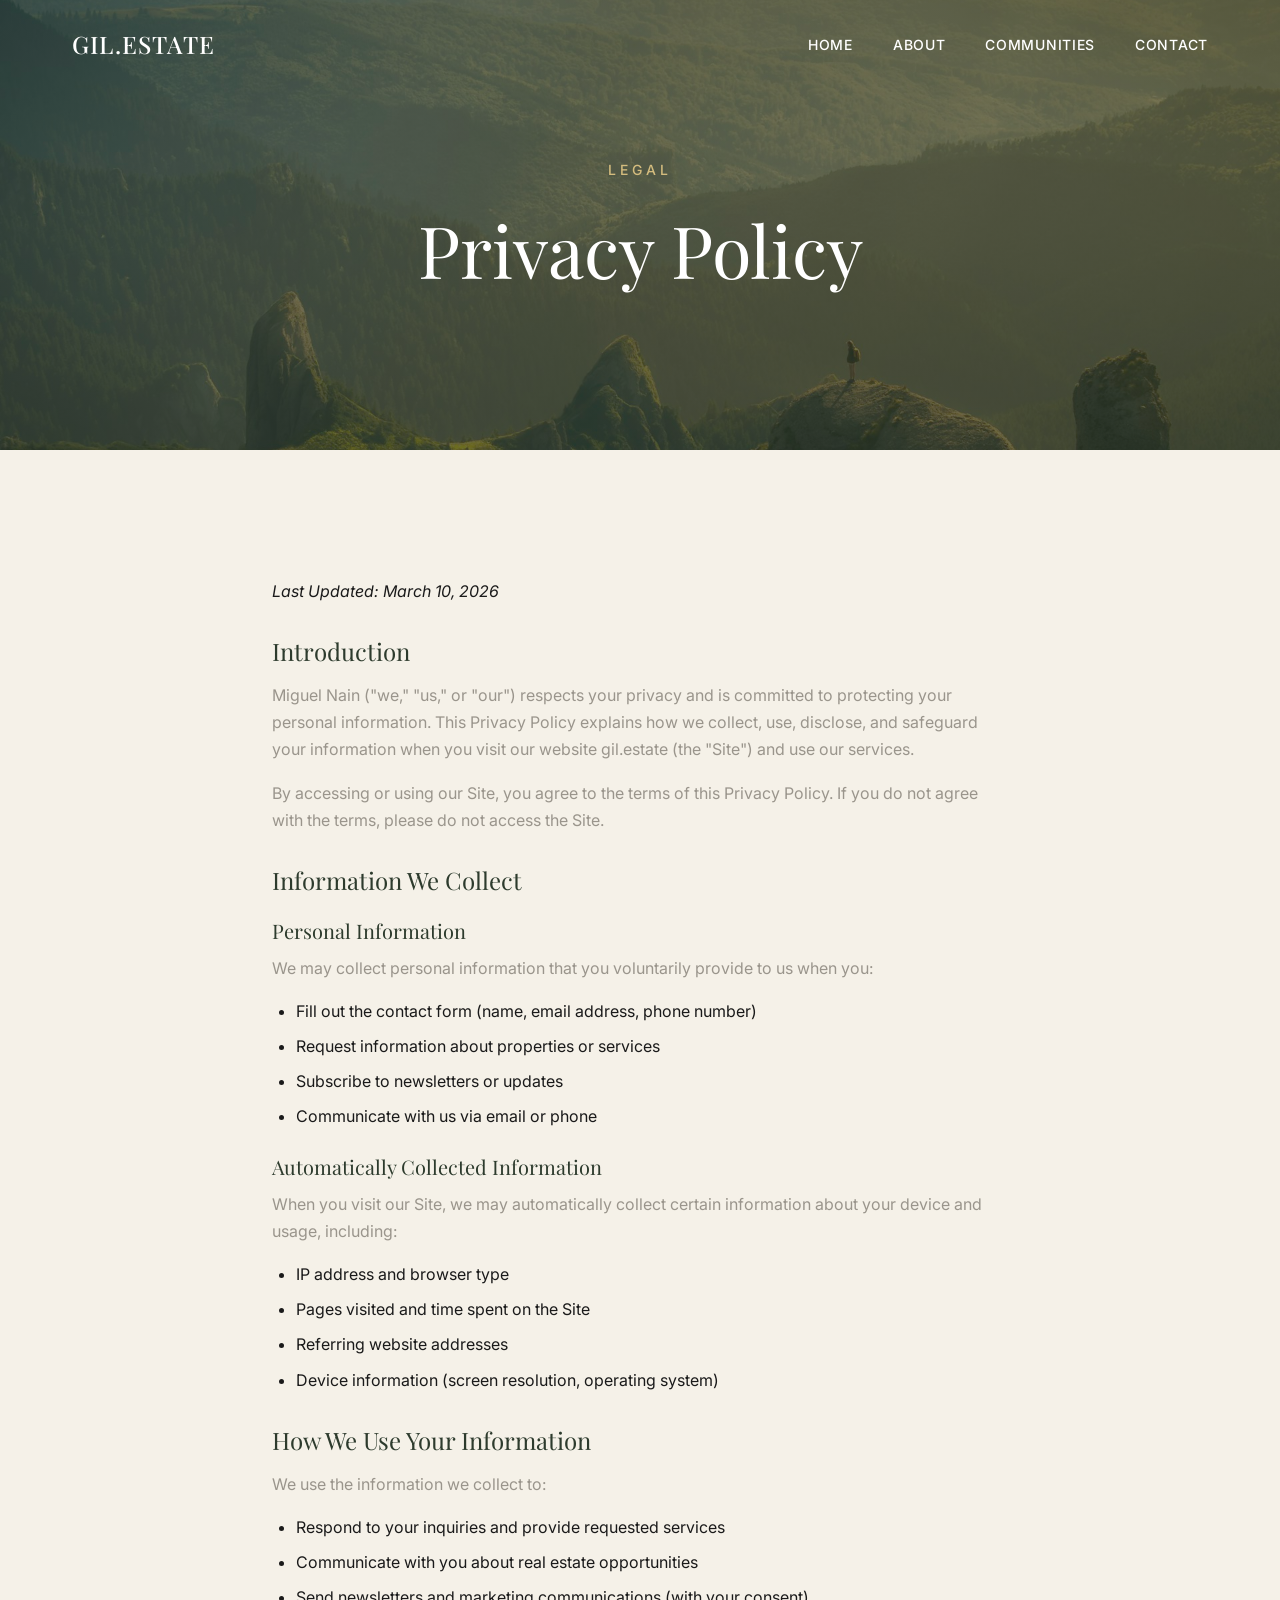
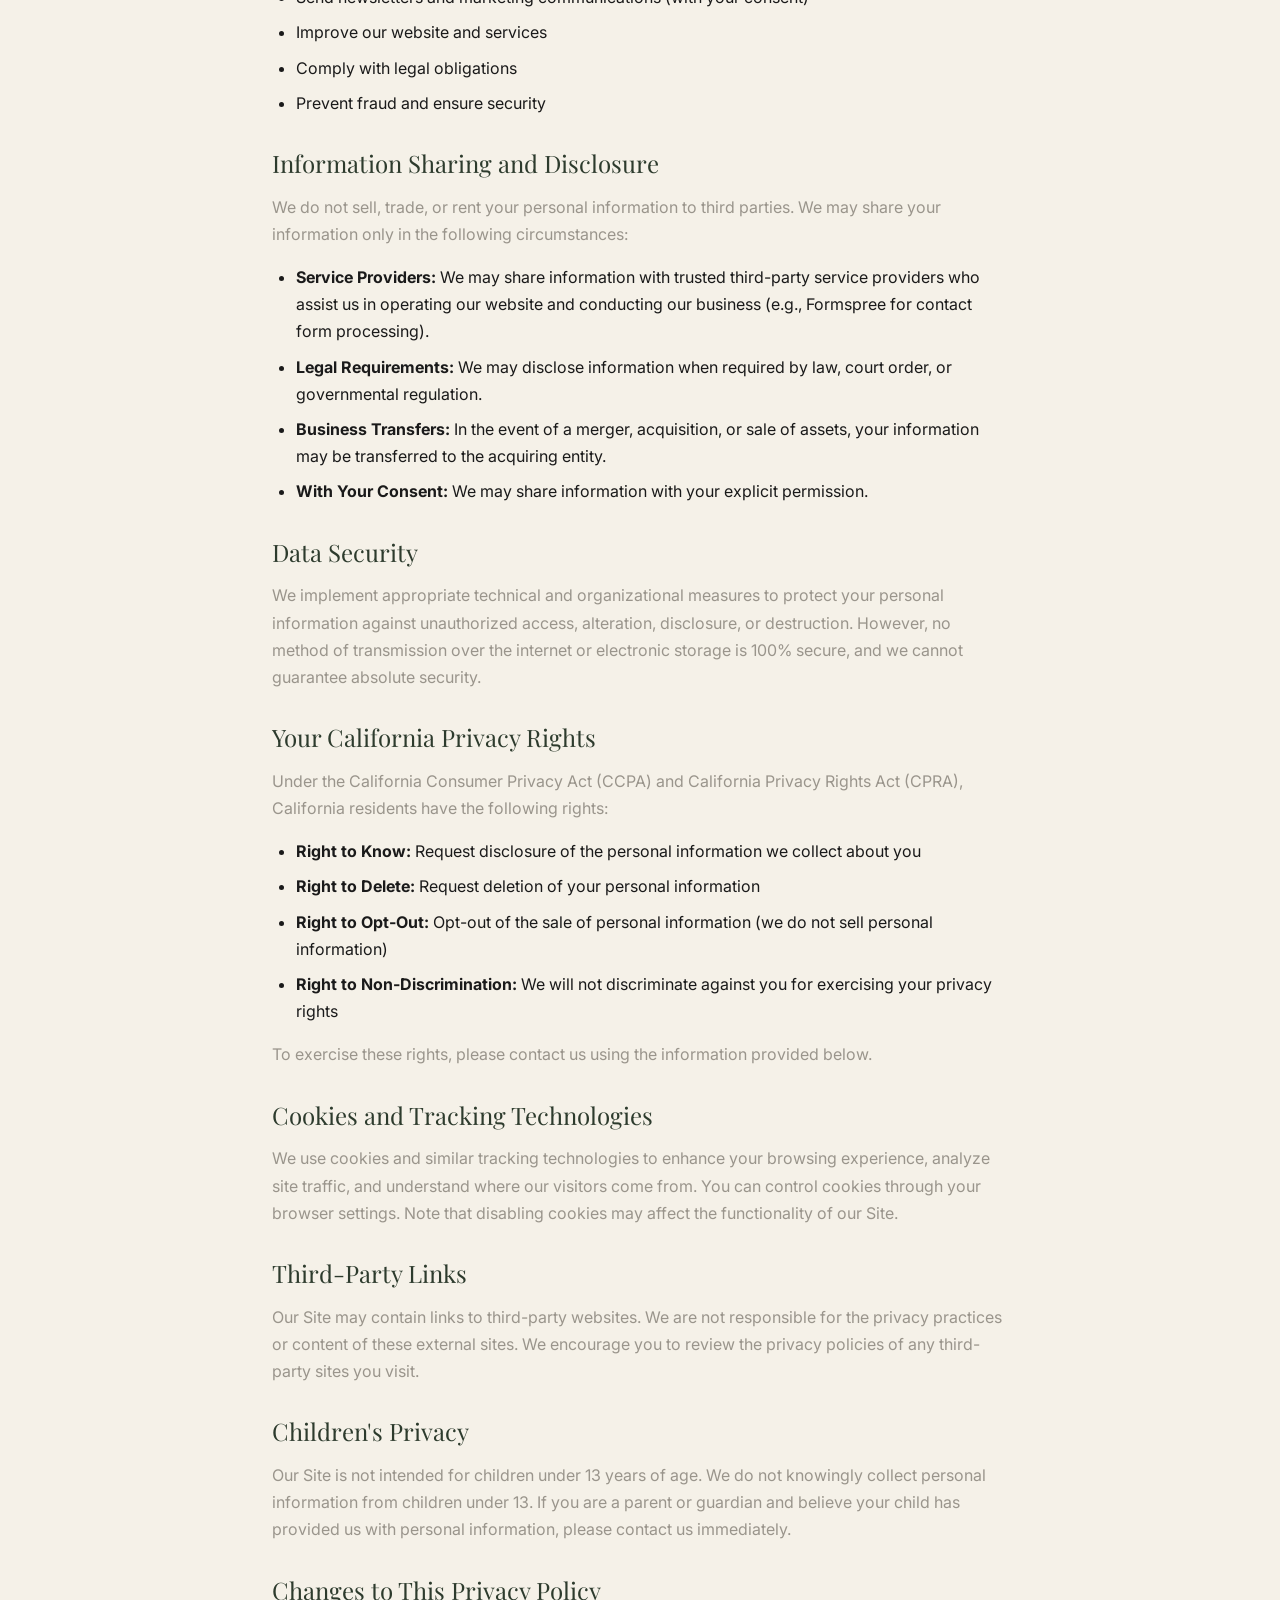
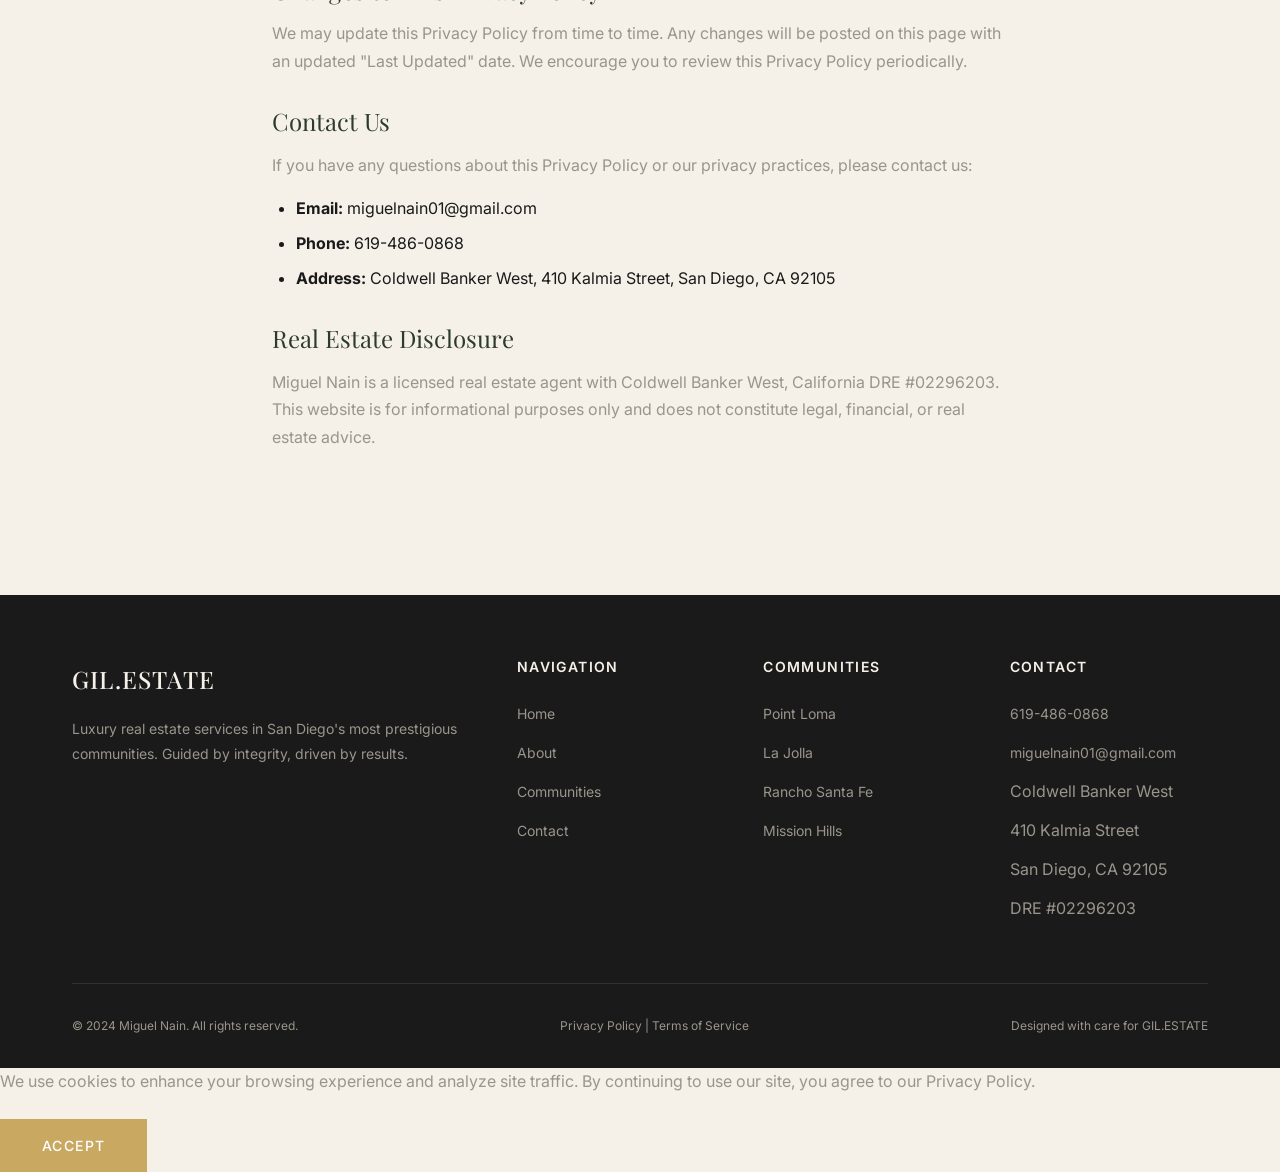
<file: privacy.html>
<!DOCTYPE html>
<html lang="en">
<head>
    <meta charset="UTF-8">
    <meta name="viewport" content="width=device-width, initial-scale=1.0">
    <title>Privacy Policy | Miguel Nain | Luxury Real Estate</title>
    <meta name="description" content="Privacy policy for GIL.ESTATE - how we collect, use, and protect your personal information.">
    
    <!-- Fonts -->
    <link rel="preconnect" href="https://fonts.googleapis.com">
    <link rel="preconnect" href="https://fonts.gstatic.com" crossorigin>
    <link href="https://fonts.googleapis.com/css2?family=Inter:wght@300;400;500;600&family=Playfair+Display:ital,wght@0,400;0,500;0,600;1,400&display=swap" rel="stylesheet">
    
    <!-- Styles -->
    <link rel="stylesheet" href="css/style.css">
    <style>
        .legal-content {
            max-width: 800px;
            margin: 0 auto;
            padding: 2rem;
        }
        .legal-content h2 {
            margin-top: 2rem;
            margin-bottom: 1rem;
            font-size: 1.5rem;
        }
        .legal-content h3 {
            margin-top: 1.5rem;
            margin-bottom: 0.75rem;
            font-size: 1.25rem;
        }
        .legal-content p, .legal-content ul {
            margin-bottom: 1rem;
            line-height: 1.7;
        }
        .legal-content ul {
            padding-left: 1.5rem;
        }
        .legal-content li {
            margin-bottom: 0.5rem;
        }
        .last-updated {
            color: var(--text-light);
            font-style: italic;
            margin-bottom: 2rem;
        }
    </style>
</head>
<body>
    <!-- Navigation -->
    <nav class="navbar">
        <div class="container">
            <a href="index.html" class="logo">GIL.ESTATE</a>
            <ul class="nav-links">
                <li><a href="index.html">Home</a></li>
                <li><a href="about.html">About</a></li>
                <li><a href="communities.html">Communities</a></li>
                <li><a href="contact.html">Contact</a></li>
            </ul>
            <button class="mobile-menu-btn" aria-label="Toggle menu">
                <span></span>
                <span></span>
                <span></span>
            </button>
        </div>
    </nav>

    <!-- Page Header -->
    <header class="page-header">
        <div class="container">
            <p class="hero-subtitle">Legal</p>
            <h1>Privacy Policy</h1>
        </div>
    </header>

    <!-- Privacy Policy Content -->
    <section class="section-padding">
        <div class="container">
            <div class="legal-content">
                <p class="last-updated">Last Updated: March 10, 2026</p>

                <h2>Introduction</h2>
                <p>Miguel Nain ("we," "us," or "our") respects your privacy and is committed to protecting your personal information. This Privacy Policy explains how we collect, use, disclose, and safeguard your information when you visit our website gil.estate (the "Site") and use our services.</p>
                <p>By accessing or using our Site, you agree to the terms of this Privacy Policy. If you do not agree with the terms, please do not access the Site.</p>

                <h2>Information We Collect</h2>
                
                <h3>Personal Information</h3>
                <p>We may collect personal information that you voluntarily provide to us when you:</p>
                <ul>
                    <li>Fill out the contact form (name, email address, phone number)</li>
                    <li>Request information about properties or services</li>
                    <li>Subscribe to newsletters or updates</li>
                    <li>Communicate with us via email or phone</li>
                </ul>

                <h3>Automatically Collected Information</h3>
                <p>When you visit our Site, we may automatically collect certain information about your device and usage, including:</p>
                <ul>
                    <li>IP address and browser type</li>
                    <li>Pages visited and time spent on the Site</li>
                    <li>Referring website addresses</li>
                    <li>Device information (screen resolution, operating system)</li>
                </ul>

                <h2>How We Use Your Information</h2>
                <p>We use the information we collect to:</p>
                <ul>
                    <li>Respond to your inquiries and provide requested services</li>
                    <li>Communicate with you about real estate opportunities</li>
                    <li>Send newsletters and marketing communications (with your consent)</li>
                    <li>Improve our website and services</li>
                    <li>Comply with legal obligations</li>
                    <li>Prevent fraud and ensure security</li>
                </ul>

                <h2>Information Sharing and Disclosure</h2>
                <p>We do not sell, trade, or rent your personal information to third parties. We may share your information only in the following circumstances:</p>
                <ul>
                    <li><strong>Service Providers:</strong> We may share information with trusted third-party service providers who assist us in operating our website and conducting our business (e.g., Formspree for contact form processing).</li>
                    <li><strong>Legal Requirements:</strong> We may disclose information when required by law, court order, or governmental regulation.</li>
                    <li><strong>Business Transfers:</strong> In the event of a merger, acquisition, or sale of assets, your information may be transferred to the acquiring entity.</li>
                    <li><strong>With Your Consent:</strong> We may share information with your explicit permission.</li>
                </ul>

                <h2>Data Security</h2>
                <p>We implement appropriate technical and organizational measures to protect your personal information against unauthorized access, alteration, disclosure, or destruction. However, no method of transmission over the internet or electronic storage is 100% secure, and we cannot guarantee absolute security.</p>

                <h2>Your California Privacy Rights</h2>
                <p>Under the California Consumer Privacy Act (CCPA) and California Privacy Rights Act (CPRA), California residents have the following rights:</p>
                <ul>
                    <li><strong>Right to Know:</strong> Request disclosure of the personal information we collect about you</li>
                    <li><strong>Right to Delete:</strong> Request deletion of your personal information</li>
                    <li><strong>Right to Opt-Out:</strong> Opt-out of the sale of personal information (we do not sell personal information)</li>
                    <li><strong>Right to Non-Discrimination:</strong> We will not discriminate against you for exercising your privacy rights</li>
                </ul>
                <p>To exercise these rights, please contact us using the information provided below.</p>

                <h2>Cookies and Tracking Technologies</h2>
                <p>We use cookies and similar tracking technologies to enhance your browsing experience, analyze site traffic, and understand where our visitors come from. You can control cookies through your browser settings. Note that disabling cookies may affect the functionality of our Site.</p>

                <h2>Third-Party Links</h2>
                <p>Our Site may contain links to third-party websites. We are not responsible for the privacy practices or content of these external sites. We encourage you to review the privacy policies of any third-party sites you visit.</p>

                <h2>Children's Privacy</h2>
                <p>Our Site is not intended for children under 13 years of age. We do not knowingly collect personal information from children under 13. If you are a parent or guardian and believe your child has provided us with personal information, please contact us immediately.</p>

                <h2>Changes to This Privacy Policy</h2>
                <p>We may update this Privacy Policy from time to time. Any changes will be posted on this page with an updated "Last Updated" date. We encourage you to review this Privacy Policy periodically.</p>

                <h2>Contact Us</h2>
                <p>If you have any questions about this Privacy Policy or our privacy practices, please contact us:</p>
                <ul>
                    <li><strong>Email:</strong> <a href="mailto:miguelnain01@gmail.com">miguelnain01@gmail.com</a></li>
                    <li><strong>Phone:</strong> <a href="tel:619-486-0868">619-486-0868</a></li>
                    <li><strong>Address:</strong> Coldwell Banker West, 410 Kalmia Street, San Diego, CA 92105</li>
                </ul>

                <h2>Real Estate Disclosure</h2>
                <p>Miguel Nain is a licensed real estate agent with Coldwell Banker West, California DRE #02296203. This website is for informational purposes only and does not constitute legal, financial, or real estate advice.</p>
            </div>
        </div>
    </section>

    <!-- Footer -->
    <footer class="footer">
        <div class="container">
            <div class="footer-grid">
                <div class="footer-brand">
                    <a href="index.html" class="logo">GIL.ESTATE</a>
                    <p>Luxury real estate services in San Diego's most prestigious communities. Guided by integrity, driven by results.</p>
                </div>
                <div class="footer-nav">
                    <h4>Navigation</h4>
                    <ul class="footer-links">
                        <li><a href="index.html">Home</a></li>
                        <li><a href="about.html">About</a></li>
                        <li><a href="communities.html">Communities</a></li>
                        <li><a href="contact.html">Contact</a></li>
                    </ul>
                </div>
                <div class="footer-communities">
                    <h4>Communities</h4>
                    <ul class="footer-links">
                        <li><a href="communities.html">Point Loma</a></li>
                        <li><a href="communities.html">La Jolla</a></li>
                        <li><a href="communities.html">Rancho Santa Fe</a></li>
                        <li><a href="communities.html">Mission Hills</a></li>
                    </ul>
                </div>
                <div class="footer-contact">
                    <h4>Contact</h4>
                    <ul class="footer-links">
                        <li><a href="tel:619-486-0868">619-486-0868</a></li>
                        <li><a href="mailto:miguelnain01@gmail.com">miguelnain01@gmail.com</a></li>
                        <li>Coldwell Banker West</li>
                        <li>410 Kalmia Street</li>
                        <li>San Diego, CA 92105</li>
                        <li>DRE #02296203</li>
                    </ul>
                </div>
            </div>
            <div class="footer-bottom">
                <p>&copy; 2024 Miguel Nain. All rights reserved.</p>
                <p><a href="privacy.html">Privacy Policy</a> | <a href="terms.html">Terms of Service</a></p>
                <p>Designed with care for GIL.ESTATE</p>
            </div>
        </div>
    </footer>

    <script src="js/main.js"></script>
</body>
</html>
</file>
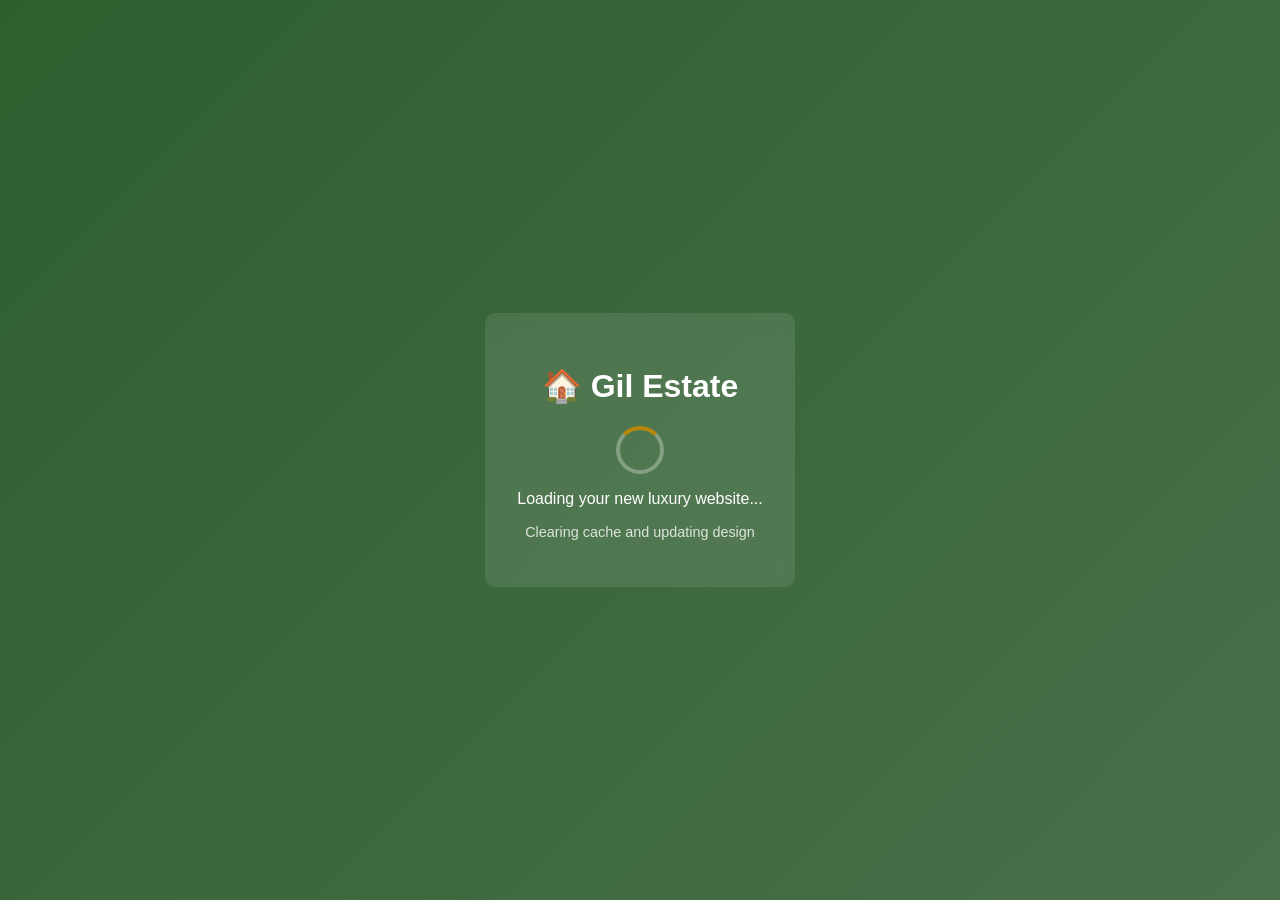
<file: refresh.html>
<!DOCTYPE html>
<html>
<head>
    <meta charset="UTF-8">
    <title>Refreshing Gil Estate...</title>
    <style>
        body {
            font-family: Arial, sans-serif;
            display: flex;
            justify-content: center;
            align-items: center;
            height: 100vh;
            margin: 0;
            background: linear-gradient(135deg, #2d5f2f, #4a704a);
            color: white;
            text-align: center;
        }
        .refresh-message {
            padding: 2rem;
            border-radius: 10px;
            background: rgba(255,255,255,0.1);
            backdrop-filter: blur(10px);
        }
        .spinner {
            width: 40px;
            height: 40px;
            border: 4px solid rgba(255,255,255,0.3);
            border-top: 4px solid #b8860b;
            border-radius: 50%;
            animation: spin 1s linear infinite;
            margin: 1rem auto;
        }
        @keyframes spin {
            0% { transform: rotate(0deg); }
            100% { transform: rotate(360deg); }
        }
    </style>
</head>
<body>
    <div class="refresh-message">
        <h1>🏠 Gil Estate</h1>
        <div class="spinner"></div>
        <p>Loading your new luxury website...</p>
        <p style="font-size: 0.9rem; opacity: 0.8;">Clearing cache and updating design</p>
    </div>

    <script>
        // Force cache clear and redirect
        setTimeout(() => {
            const timestamp = Date.now();
            window.location.href = `index.html?v=${timestamp}&fresh=true`;
        }, 2000);
        
        // Alternative: try opening in new window to bypass cache
        setTimeout(() => {
            if (window.location.href.includes('refresh.html')) {
                window.open(`index.html?nocache=${Date.now()}`, '_blank');
            }
        }, 3000);
    </script>
</body>
</html>
</file>
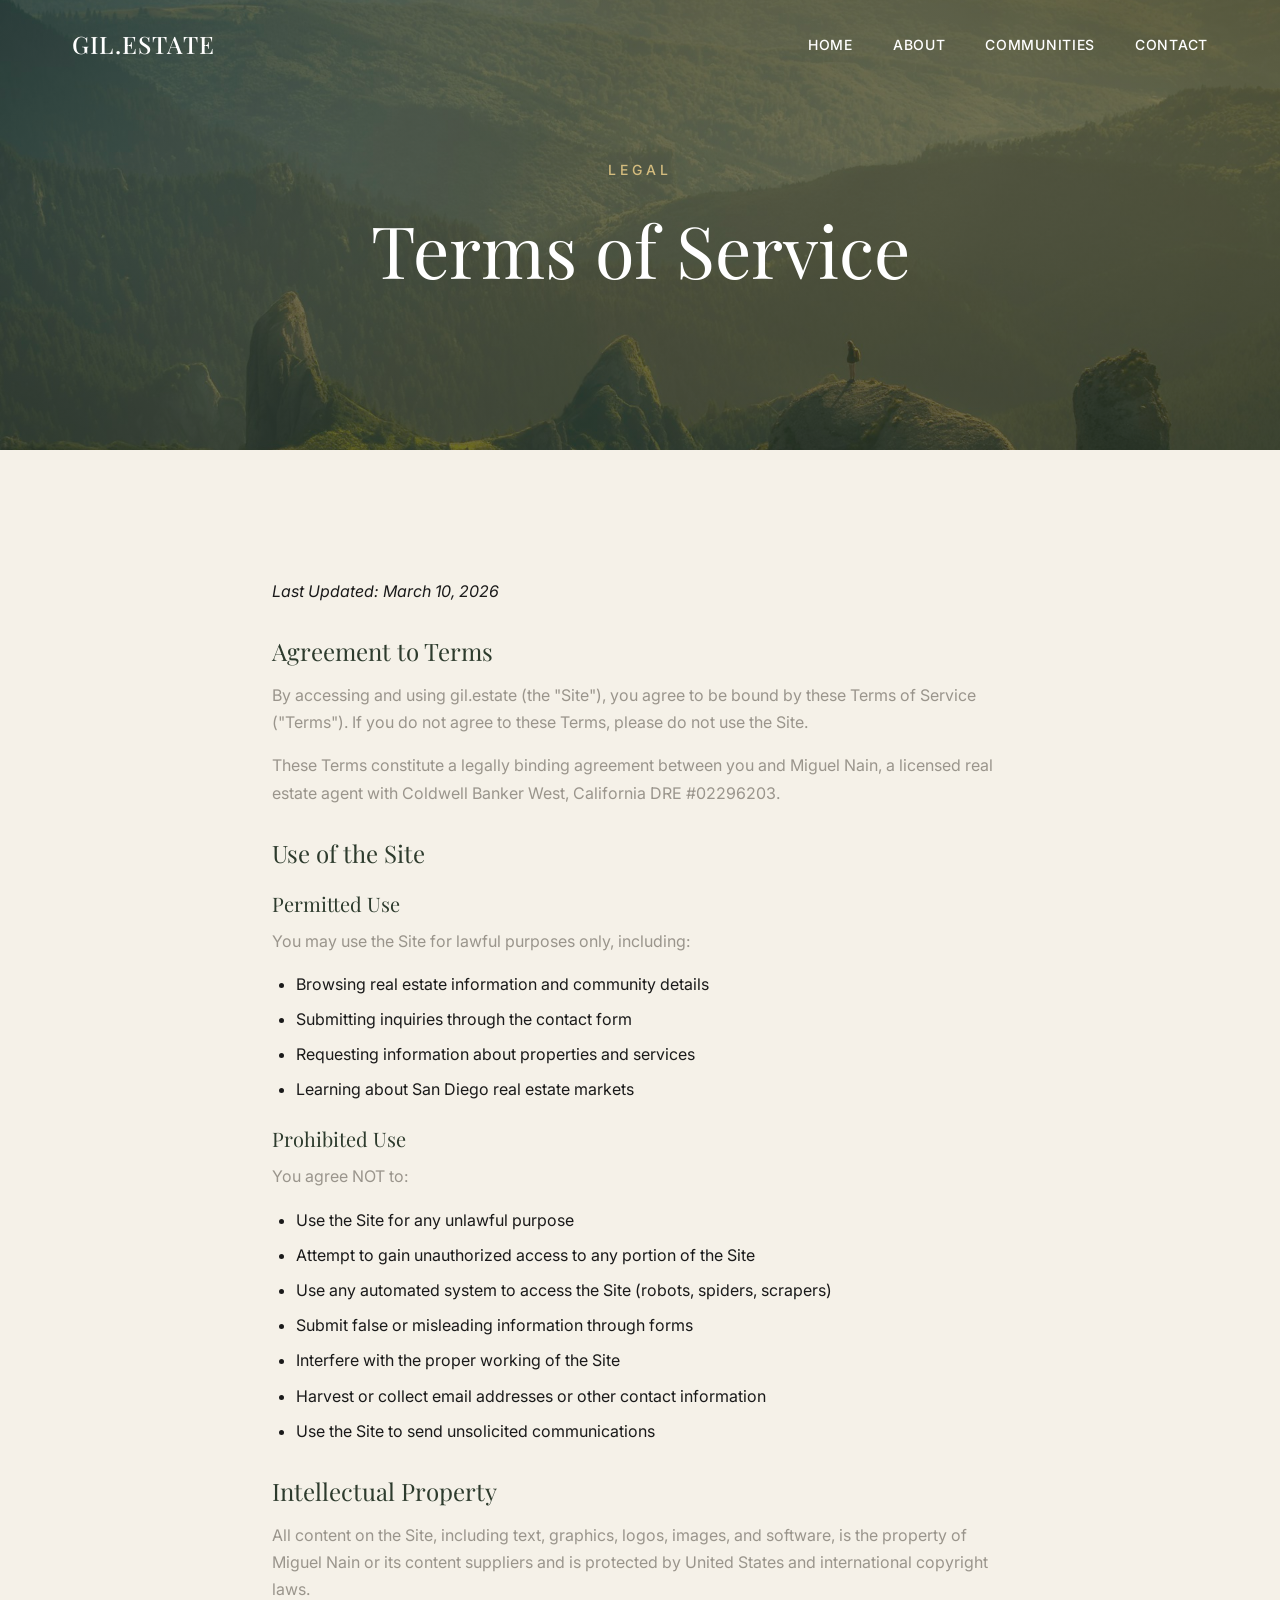
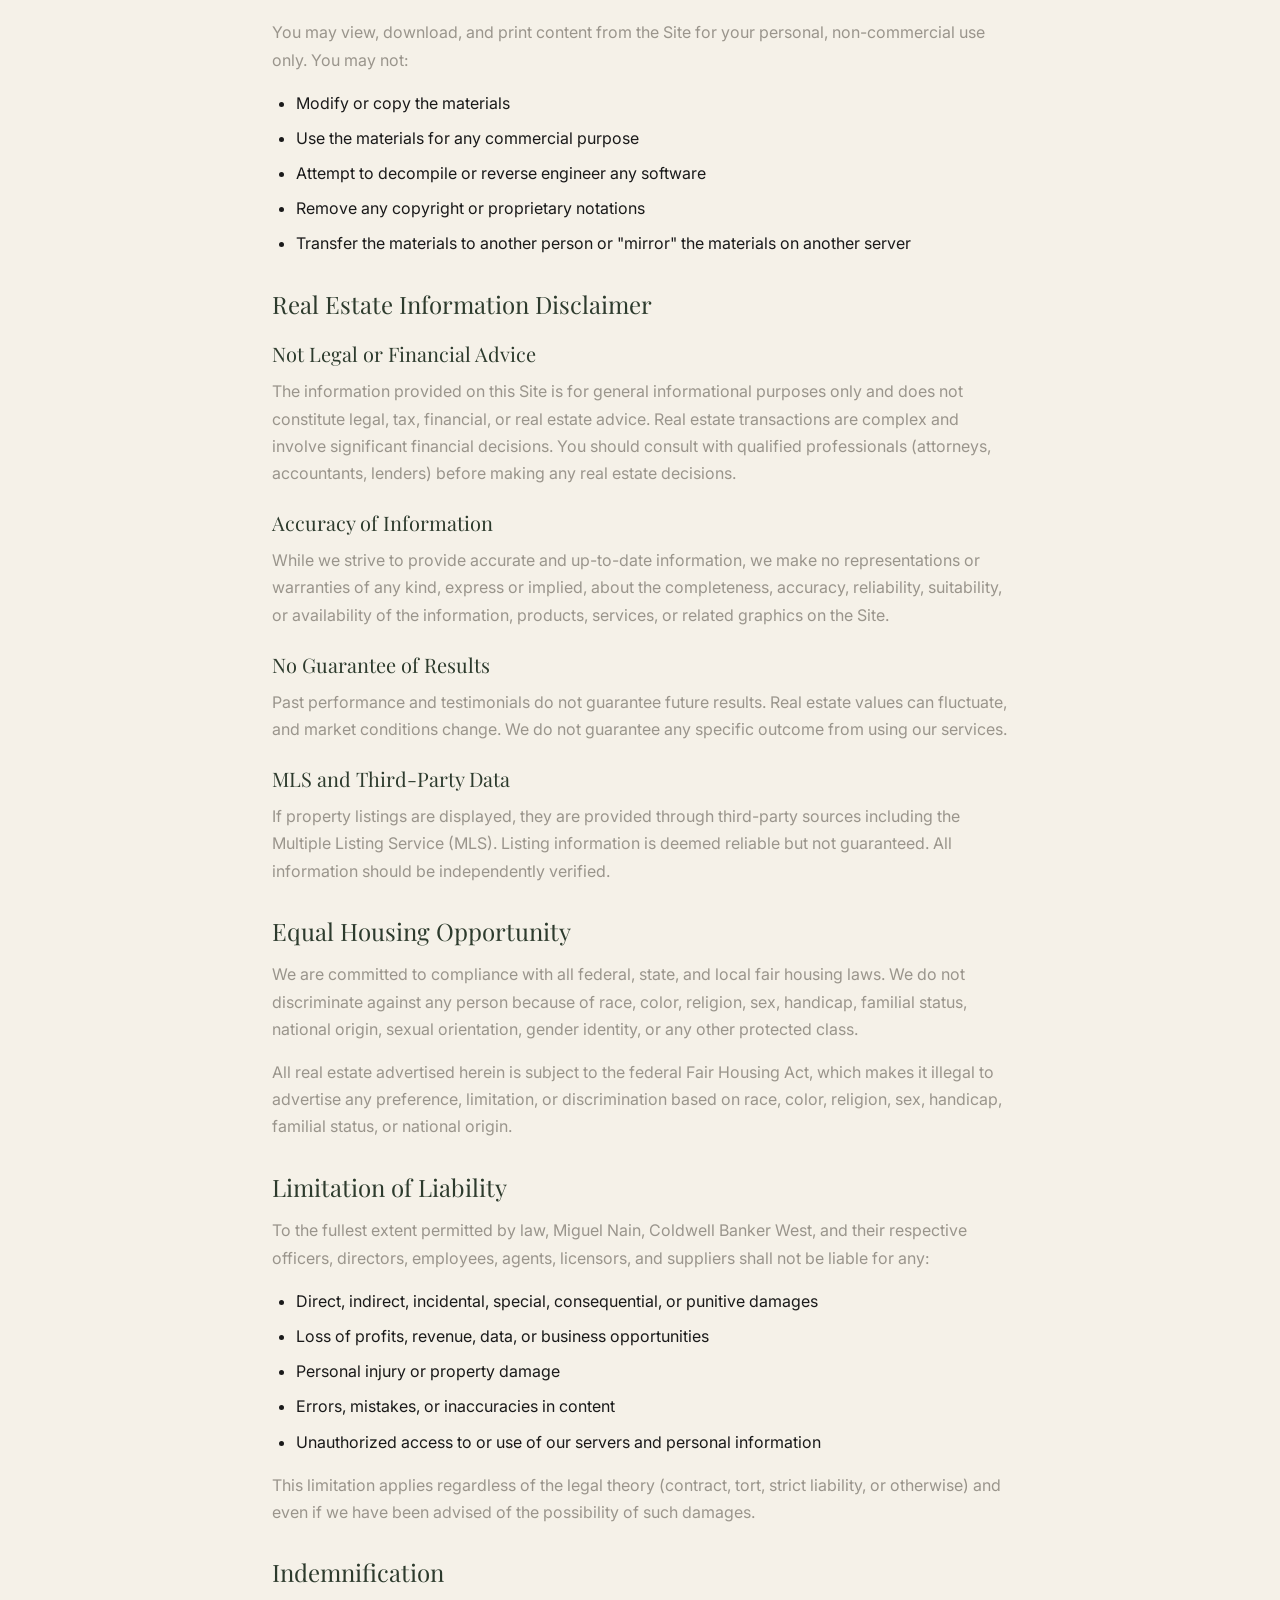
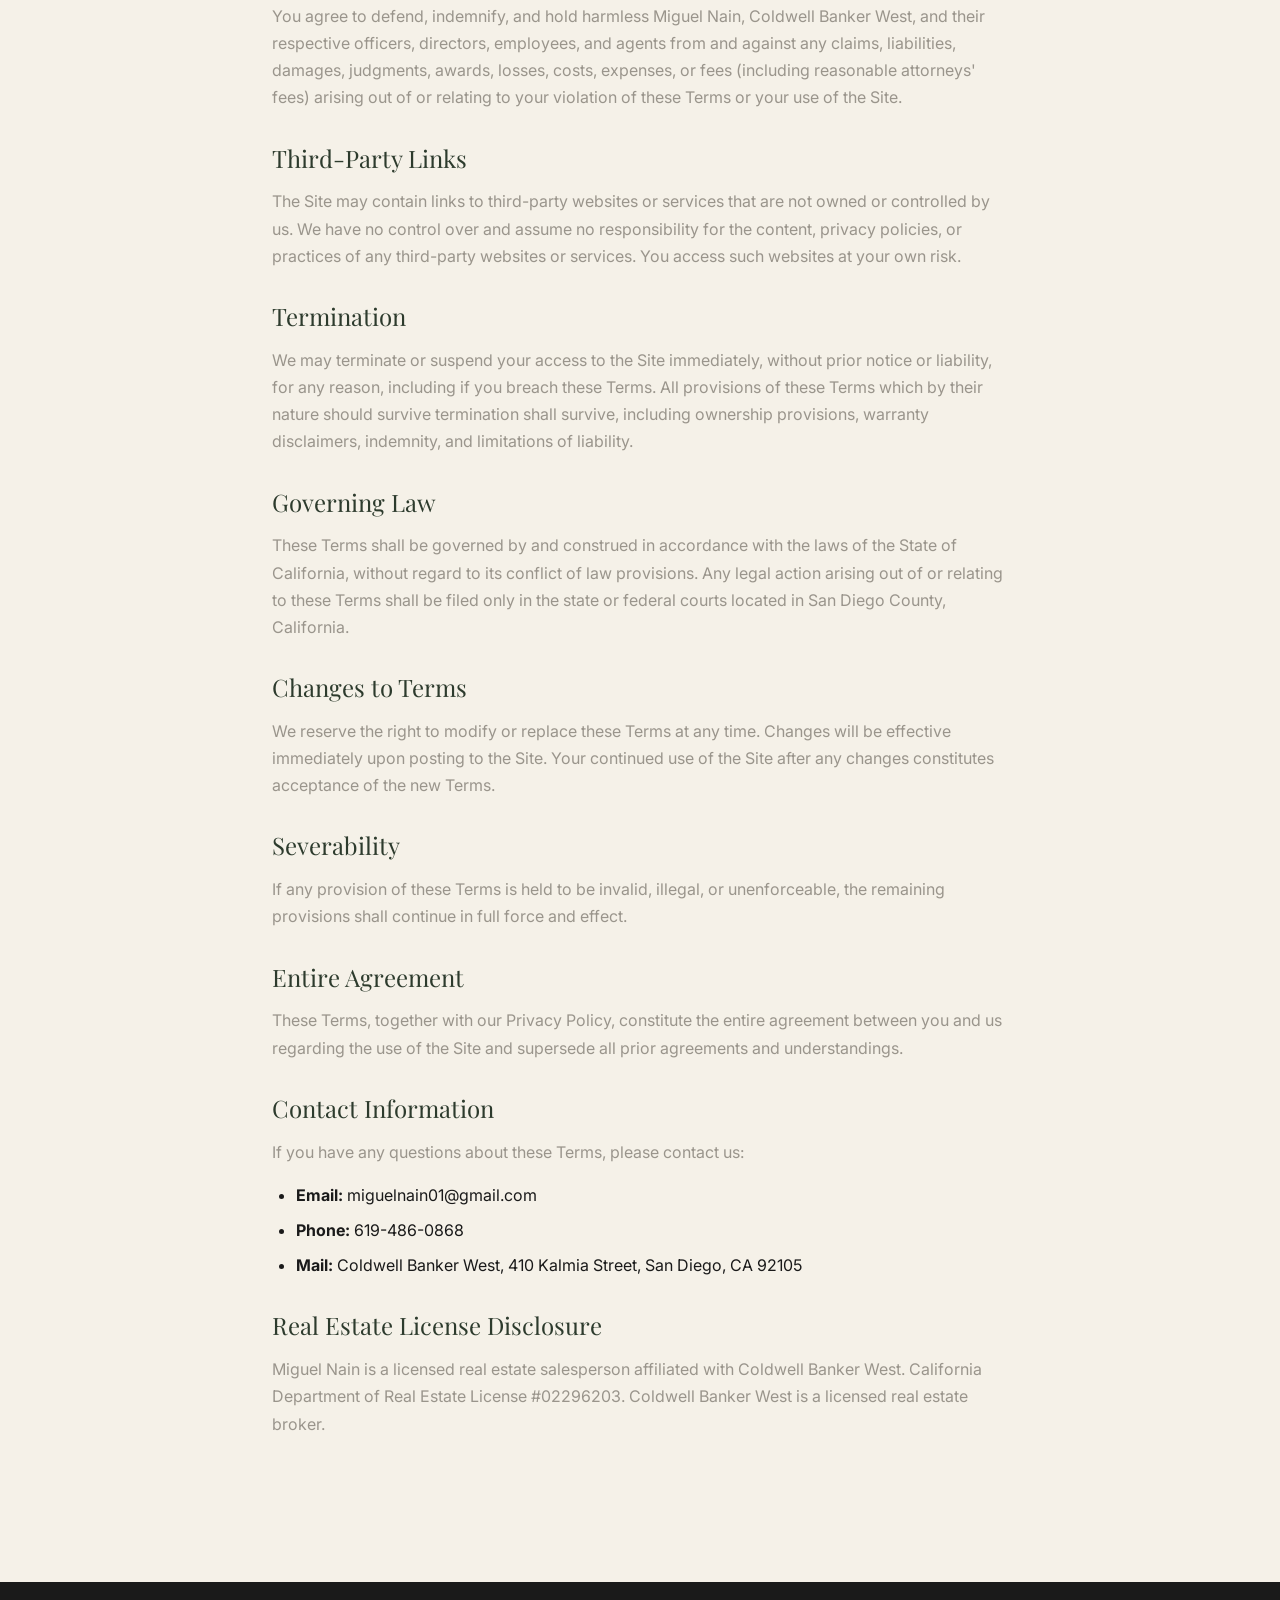
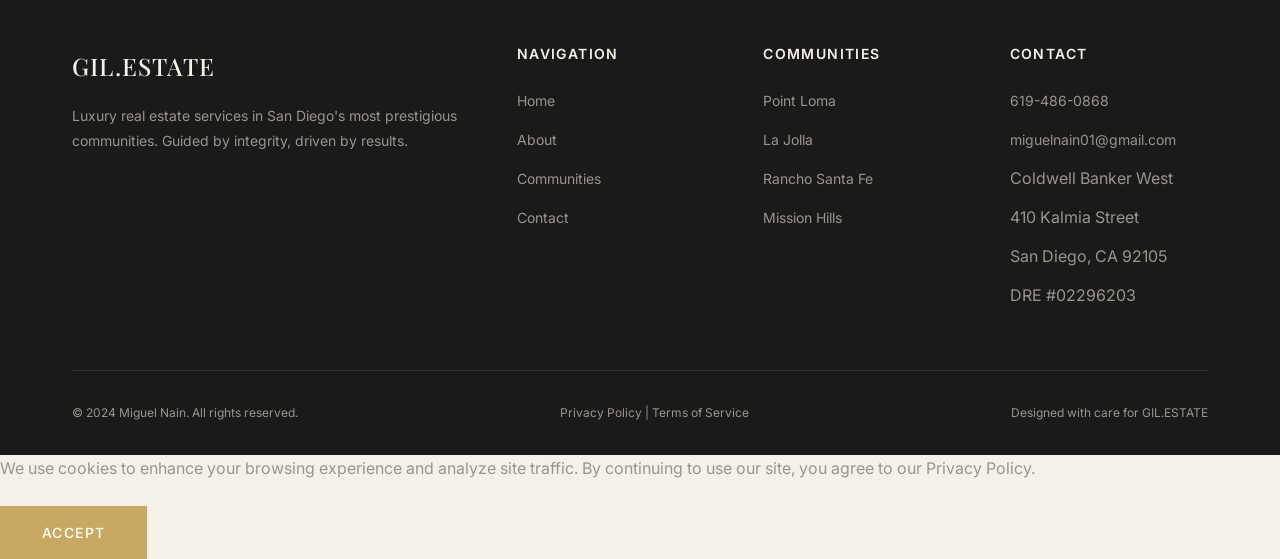
<file: terms.html>
<!DOCTYPE html>
<html lang="en">
<head>
    <meta charset="UTF-8">
    <meta name="viewport" content="width=device-width, initial-scale=1.0">
    <title>Terms of Service | Miguel Nain | Luxury Real Estate</title>
    <meta name="description" content="Terms of Service for GIL.ESTATE - the rules and regulations for using our website and services.">
    
    <!-- Fonts -->
    <link rel="preconnect" href="https://fonts.googleapis.com">
    <link rel="preconnect" href="https://fonts.gstatic.com" crossorigin>
    <link href="https://fonts.googleapis.com/css2?family=Inter:wght@300;400;500;600&family=Playfair+Display:ital,wght@0,400;0,500;0,600;1,400&display=swap" rel="stylesheet">
    
    <!-- Styles -->
    <link rel="stylesheet" href="css/style.css">
    <style>
        .legal-content {
            max-width: 800px;
            margin: 0 auto;
            padding: 2rem;
        }
        .legal-content h2 {
            margin-top: 2rem;
            margin-bottom: 1rem;
            font-size: 1.5rem;
        }
        .legal-content h3 {
            margin-top: 1.5rem;
            margin-bottom: 0.75rem;
            font-size: 1.25rem;
        }
        .legal-content p, .legal-content ul {
            margin-bottom: 1rem;
            line-height: 1.7;
        }
        .legal-content ul {
            padding-left: 1.5rem;
        }
        .legal-content li {
            margin-bottom: 0.5rem;
        }
        .last-updated {
            color: var(--text-light);
            font-style: italic;
            margin-bottom: 2rem;
        }
    </style>
</head>
<body>
    <!-- Navigation -->
    <nav class="navbar">
        <div class="container">
            <a href="index.html" class="logo">GIL.ESTATE</a>
            <ul class="nav-links">
                <li><a href="index.html">Home</a></li>
                <li><a href="about.html">About</a></li>
                <li><a href="communities.html">Communities</a></li>
                <li><a href="contact.html">Contact</a></li>
            </ul>
            <button class="mobile-menu-btn" aria-label="Toggle menu">
                <span></span>
                <span></span>
                <span></span>
            </button>
        </div>
    </nav>

    <!-- Page Header -->
    <header class="page-header">
        <div class="container">
            <p class="hero-subtitle">Legal</p>
            <h1>Terms of Service</h1>
        </div>
    </header>

    <!-- Terms Content -->
    <section class="section-padding">
        <div class="container">
            <div class="legal-content">
                <p class="last-updated">Last Updated: March 10, 2026</p>

                <h2>Agreement to Terms</h2>
                <p>By accessing and using gil.estate (the "Site"), you agree to be bound by these Terms of Service ("Terms"). If you do not agree to these Terms, please do not use the Site.</p>
                <p>These Terms constitute a legally binding agreement between you and Miguel Nain, a licensed real estate agent with Coldwell Banker West, California DRE #02296203.</p>

                <h2>Use of the Site</h2>
                <h3>Permitted Use</h3>
                <p>You may use the Site for lawful purposes only, including:</p>
                <ul>
                    <li>Browsing real estate information and community details</li>
                    <li>Submitting inquiries through the contact form</li>
                    <li>Requesting information about properties and services</li>
                    <li>Learning about San Diego real estate markets</li>
                </ul>

                <h3>Prohibited Use</h3>
                <p>You agree NOT to:</p>
                <ul>
                    <li>Use the Site for any unlawful purpose</li>
                    <li>Attempt to gain unauthorized access to any portion of the Site</li>
                    <li>Use any automated system to access the Site (robots, spiders, scrapers)</li>
                    <li>Submit false or misleading information through forms</li>
                    <li>Interfere with the proper working of the Site</li>
                    <li>Harvest or collect email addresses or other contact information</li>
                    <li>Use the Site to send unsolicited communications</li>
                </ul>

                <h2>Intellectual Property</h2>
                <p>All content on the Site, including text, graphics, logos, images, and software, is the property of Miguel Nain or its content suppliers and is protected by United States and international copyright laws.</p>
                <p>You may view, download, and print content from the Site for your personal, non-commercial use only. You may not:</p>
                <ul>
                    <li>Modify or copy the materials</li>
                    <li>Use the materials for any commercial purpose</li>
                    <li>Attempt to decompile or reverse engineer any software</li>
                    <li>Remove any copyright or proprietary notations</li>
                    <li>Transfer the materials to another person or "mirror" the materials on another server</li>
                </ul>

                <h2>Real Estate Information Disclaimer</h2>
                <h3>Not Legal or Financial Advice</h3>
                <p>The information provided on this Site is for general informational purposes only and does not constitute legal, tax, financial, or real estate advice. Real estate transactions are complex and involve significant financial decisions. You should consult with qualified professionals (attorneys, accountants, lenders) before making any real estate decisions.</p>

                <h3>Accuracy of Information</h3>
                <p>While we strive to provide accurate and up-to-date information, we make no representations or warranties of any kind, express or implied, about the completeness, accuracy, reliability, suitability, or availability of the information, products, services, or related graphics on the Site.</p>

                <h3>No Guarantee of Results</h3>
                <p>Past performance and testimonials do not guarantee future results. Real estate values can fluctuate, and market conditions change. We do not guarantee any specific outcome from using our services.</p>

                <h3>MLS and Third-Party Data</h3>
                <p>If property listings are displayed, they are provided through third-party sources including the Multiple Listing Service (MLS). Listing information is deemed reliable but not guaranteed. All information should be independently verified.</p>

                <h2>Equal Housing Opportunity</h2>
                <p>We are committed to compliance with all federal, state, and local fair housing laws. We do not discriminate against any person because of race, color, religion, sex, handicap, familial status, national origin, sexual orientation, gender identity, or any other protected class.</p>
                <p>All real estate advertised herein is subject to the federal Fair Housing Act, which makes it illegal to advertise any preference, limitation, or discrimination based on race, color, religion, sex, handicap, familial status, or national origin.</p>

                <h2>Limitation of Liability</h2>
                <p>To the fullest extent permitted by law, Miguel Nain, Coldwell Banker West, and their respective officers, directors, employees, agents, licensors, and suppliers shall not be liable for any:</p>
                <ul>
                    <li>Direct, indirect, incidental, special, consequential, or punitive damages</li>
                    <li>Loss of profits, revenue, data, or business opportunities</li>
                    <li>Personal injury or property damage</li>
                    <li>Errors, mistakes, or inaccuracies in content</li>
                    <li>Unauthorized access to or use of our servers and personal information</li>
                </ul>
                <p>This limitation applies regardless of the legal theory (contract, tort, strict liability, or otherwise) and even if we have been advised of the possibility of such damages.</p>

                <h2>Indemnification</h2>
                <p>You agree to defend, indemnify, and hold harmless Miguel Nain, Coldwell Banker West, and their respective officers, directors, employees, and agents from and against any claims, liabilities, damages, judgments, awards, losses, costs, expenses, or fees (including reasonable attorneys' fees) arising out of or relating to your violation of these Terms or your use of the Site.</p>

                <h2>Third-Party Links</h2>
                <p>The Site may contain links to third-party websites or services that are not owned or controlled by us. We have no control over and assume no responsibility for the content, privacy policies, or practices of any third-party websites or services. You access such websites at your own risk.</p>

                <h2>Termination</h2>
                <p>We may terminate or suspend your access to the Site immediately, without prior notice or liability, for any reason, including if you breach these Terms. All provisions of these Terms which by their nature should survive termination shall survive, including ownership provisions, warranty disclaimers, indemnity, and limitations of liability.</p>

                <h2>Governing Law</h2>
                <p>These Terms shall be governed by and construed in accordance with the laws of the State of California, without regard to its conflict of law provisions. Any legal action arising out of or relating to these Terms shall be filed only in the state or federal courts located in San Diego County, California.</p>

                <h2>Changes to Terms</h2>
                <p>We reserve the right to modify or replace these Terms at any time. Changes will be effective immediately upon posting to the Site. Your continued use of the Site after any changes constitutes acceptance of the new Terms.</p>

                <h2>Severability</h2>
                <p>If any provision of these Terms is held to be invalid, illegal, or unenforceable, the remaining provisions shall continue in full force and effect.</p>

                <h2>Entire Agreement</h2>
                <p>These Terms, together with our Privacy Policy, constitute the entire agreement between you and us regarding the use of the Site and supersede all prior agreements and understandings.</p>

                <h2>Contact Information</h2>
                <p>If you have any questions about these Terms, please contact us:</p>
                <ul>
                    <li><strong>Email:</strong> <a href="mailto:miguelnain01@gmail.com">miguelnain01@gmail.com</a></li>
                    <li><strong>Phone:</strong> <a href="tel:619-486-0868">619-486-0868</a></li>
                    <li><strong>Mail:</strong> Coldwell Banker West, 410 Kalmia Street, San Diego, CA 92105</li>
                </ul>

                <h2>Real Estate License Disclosure</h2>
                <p>Miguel Nain is a licensed real estate salesperson affiliated with Coldwell Banker West. California Department of Real Estate License #02296203. Coldwell Banker West is a licensed real estate broker.</p>
            </div>
        </div>
    </section>

    <!-- Footer -->
    <footer class="footer">
        <div class="container">
            <div class="footer-grid">
                <div class="footer-brand">
                    <a href="index.html" class="logo">GIL.ESTATE</a>
                    <p>Luxury real estate services in San Diego's most prestigious communities. Guided by integrity, driven by results.</p>
                </div>
                <div class="footer-nav">
                    <h4>Navigation</h4>
                    <ul class="footer-links">
                        <li><a href="index.html">Home</a></li>
                        <li><a href="about.html">About</a></li>
                        <li><a href="communities.html">Communities</a></li>
                        <li><a href="contact.html">Contact</a></li>
                    </ul>
                </div>
                <div class="footer-communities">
                    <h4>Communities</h4>
                    <ul class="footer-links">
                        <li><a href="communities.html">Point Loma</a></li>
                        <li><a href="communities.html">La Jolla</a></li>
                        <li><a href="communities.html">Rancho Santa Fe</a></li>
                        <li><a href="communities.html">Mission Hills</a></li>
                    </ul>
                </div>
                <div class="footer-contact">
                    <h4>Contact</h4>
                    <ul class="footer-links">
                        <li><a href="tel:619-486-0868">619-486-0868</a></li>
                        <li><a href="mailto:miguelnain01@gmail.com">miguelnain01@gmail.com</a></li>
                        <li>Coldwell Banker West</li>
                        <li>410 Kalmia Street</li>
                        <li>San Diego, CA 92105</li>
                        <li>DRE #02296203</li>
                    </ul>
                </div>
            </div>
            <div class="footer-bottom">
                <p>&copy; 2024 Miguel Nain. All rights reserved.</p>
                <p><a href="privacy.html">Privacy Policy</a> | <a href="terms.html">Terms of Service</a></p>
                <p>Designed with care for GIL.ESTATE</p>
            </div>
        </div>
    </footer>

    <script src="js/main.js"></script>
</body>
</html>
</file>
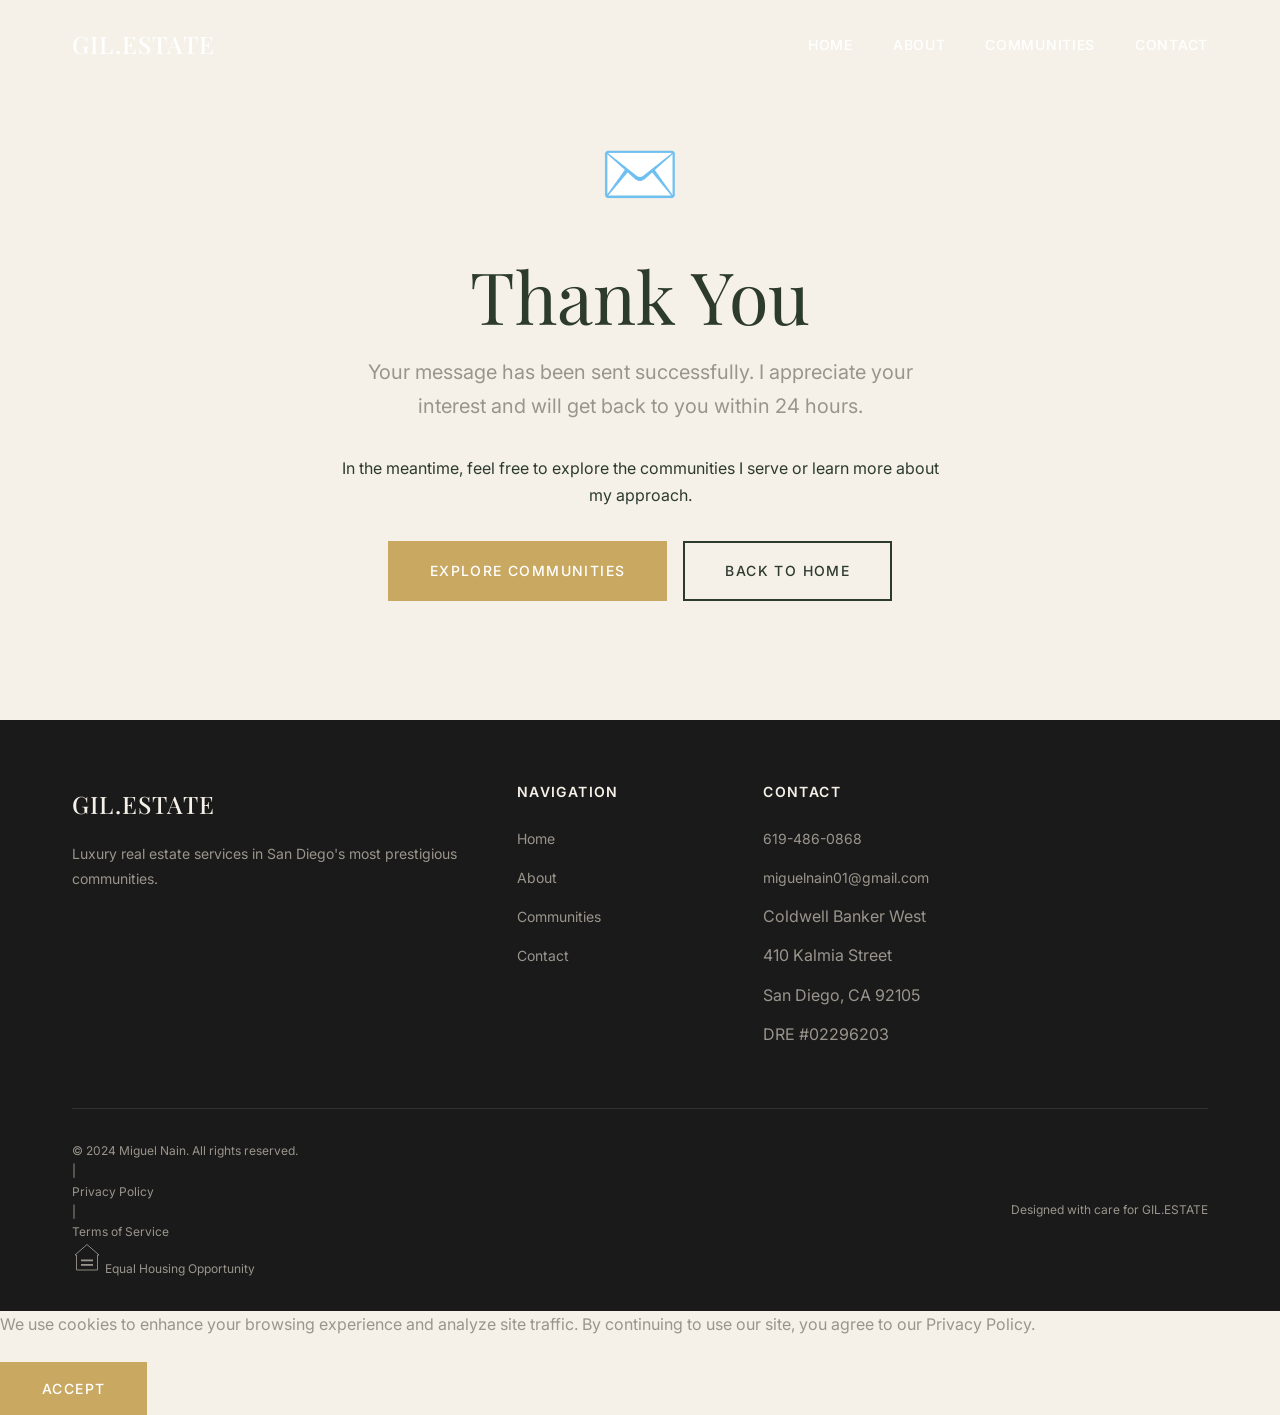
<file: thank-you.html>
<!DOCTYPE html>
<html lang="en">
<head>
    <meta charset="UTF-8">
    <meta name="viewport" content="width=device-width, initial-scale=1.0">
    <title>Thank You | Miguel Nain | Luxury Real Estate</title>
    <meta name="description" content="Thank you for contacting Miguel Nain. I'll be in touch soon.">
    
    <!-- Fonts -->
    <link rel="preconnect" href="https://fonts.googleapis.com">
    <link rel="preconnect" href="https://fonts.gstatic.com" crossorigin>
    <link href="https://fonts.googleapis.com/css2?family=Inter:wght@300;400;500;600&family=Playfair+Display:ital,wght@0,400;0,500;0,600;1,400&display=swap" rel="stylesheet">
    
    <!-- Styles -->
    <link rel="stylesheet" href="css/style.css">
</head>
<body>
    <!-- Navigation -->
    <nav class="navbar">
        <div class="container">
            <a href="index.html" class="logo">GIL.ESTATE</a>
            <ul class="nav-links">
                <li><a href="index.html">Home</a></li>
                <li><a href="about.html">About</a></li>
                <li><a href="communities.html">Communities</a></li>
                <li><a href="contact.html">Contact</a></li>
            </ul>
            <button class="mobile-menu-btn" aria-label="Toggle menu">
                <span></span>
                <span></span>
                <span></span>
            </button>
        </div>
    </nav>

    <!-- Thank You Section -->
    <section style="min-height: 80vh; display: flex; align-items: center; justify-content: center; text-align: center; padding: 4rem 2rem;">
        <div style="max-width: 600px;">
            <div style="font-size: 4rem; margin-bottom: 1.5rem;">✉️</div>
            <h1 style="margin-bottom: 1rem;">Thank You</h1>
            <p style="font-size: 1.25rem; color: var(--mist); margin-bottom: 2rem;">Your message has been sent successfully. I appreciate your interest and will get back to you within 24 hours.</p>
            <p style="color: var(--forest); margin-bottom: 2rem;">In the meantime, feel free to explore the communities I serve or learn more about my approach.</p>
            <div style="display: flex; gap: 1rem; justify-content: center; flex-wrap: wrap;">
                <a href="communities.html" class="btn btn-primary">Explore Communities</a>
                <a href="index.html" class="btn btn-outline">Back to Home</a>
            </div>
        </div>
    </section>

    <!-- Footer -->
    <footer class="footer">
        <div class="container">
            <div class="footer-grid">
                <div class="footer-brand">
                    <a href="index.html" class="logo">GIL.ESTATE</a>
                    <p>Luxury real estate services in San Diego's most prestigious communities.</p>
                </div>
                <div class="footer-nav">
                    <h4>Navigation</h4>
                    <ul class="footer-links">
                        <li><a href="index.html">Home</a></li>
                        <li><a href="about.html">About</a></li>
                        <li><a href="communities.html">Communities</a></li>
                        <li><a href="contact.html">Contact</a></li>
                    </ul>
                </div>
                <div class="footer-contact">
                    <h4>Contact</h4>
                    <ul class="footer-links">
                        <li><a href="tel:619-486-0868">619-486-0868</a></li>
                        <li><a href="mailto:miguelnain01@gmail.com">miguelnain01@gmail.com</a></li>
                        <li>Coldwell Banker West</li>
                        <li>410 Kalmia Street</li>
                        <li>San Diego, CA 92105</li>
                        <li>DRE #02296203</li>
                    </ul>
                </div>
            </div>
            <div class="footer-bottom">
                <div class="footer-legal">
                    <p>&copy; 2024 Miguel Nain. All rights reserved.</p>
                    <span>|</span>
                    <p><a href="privacy.html">Privacy Policy</a></p>
                    <span>|</span>
                    <p><a href="terms.html">Terms of Service</a></p>
                    <div class="equal-housing-logo" title="Equal Housing Opportunity">
                        <svg xmlns="http://www.w3.org/2000/svg" viewBox="0 0 100 100" width="30" height="30">
                            <path d="M50 5 L90 40 L85 40 L85 90 L15 90 L15 40 L10 40 Z" fill="none" stroke="currentColor" stroke-width="3"/>
                            <rect x="30" y="55" width="40" height="6" fill="currentColor"/>
                            <rect x="30" y="70" width="40" height="6" fill="currentColor"/>
                        </svg>
                        <span>Equal Housing Opportunity</span>
                    </div>
                </div>
                <p>Designed with care for GIL.ESTATE</p>
            </div>
        </div>
    </footer>

    <script src="js/main.js"></script>
</body>
</html>
</file>
<file: css/style.css>
/* ========================================
   GIL.ESTATE - Luxury Real Estate
   Color Palette from Hero Image:
   - Warm Gold: #C9A962
   - Soft Cream: #F5F1E8
   - Sage Green: #8B9A7D
   - Deep Forest: #2D3B2D
   - Mist Gray: #9A958C
   - Charcoal: #1A1A1A
   ======================================== */

/* Reset & Base */
*, *::before, *::after {
    margin: 0;
    padding: 0;
    box-sizing: border-box;
}

:root {
    --gold: #C9A962;
    --gold-light: #D4BC7E;
    --gold-dark: #A68B4B;
    --cream: #F5F1E8;
    --cream-dark: #E8E2D4;
    --sage: #8B9A7D;
    --sage-light: #A8B59C;
    --sage-dark: #6B7A5D;
    --forest: #2D3B2D;
    --forest-light: #3D4F3D;
    --mist: #9A958C;
    --charcoal: #1A1A1A;
    --white: #FFFFFF;
    --transition: all 0.3s ease;
}

html {
    scroll-behavior: smooth;
}

body {
    font-family: 'Inter', -apple-system, BlinkMacSystemFont, sans-serif;
    font-size: 16px;
    line-height: 1.7;
    color: var(--charcoal);
    background-color: var(--cream);
}

/* Typography */
h1, h2, h3, h4 {
    font-family: 'Playfair Display', Georgia, serif;
    font-weight: 400;
    line-height: 1.2;
    color: var(--forest);
}

h1 {
    font-size: clamp(2.5rem, 6vw, 4.5rem);
}

h2 {
    font-size: clamp(2rem, 4vw, 3rem);
    margin-bottom: 1.5rem;
}

h3 {
    font-size: clamp(1.25rem, 2vw, 1.75rem);
    margin-bottom: 1rem;
}

p {
    margin-bottom: 1.5rem;
    color: var(--mist);
}

a {
    color: inherit;
    text-decoration: none;
    transition: var(--transition);
}

/* Utility Classes */
.container {
    max-width: 1200px;
    margin: 0 auto;
    padding: 0 2rem;
}

.section-padding {
    padding: 6rem 0;
}

.text-center {
    text-align: center;
}

.gold-text {
    color: var(--gold);
}

/* Buttons */
.btn {
    display: inline-block;
    padding: 1rem 2.5rem;
    font-family: 'Inter', sans-serif;
    font-size: 0.875rem;
    font-weight: 500;
    letter-spacing: 0.1em;
    text-transform: uppercase;
    border: 2px solid transparent;
    cursor: pointer;
    transition: var(--transition);
}

.btn-primary {
    background-color: var(--gold);
    color: var(--white);
    border-color: var(--gold);
}

.btn-primary:hover {
    background-color: var(--gold-dark);
    border-color: var(--gold-dark);
}

.btn-outline {
    background-color: transparent;
    color: var(--forest);
    border-color: var(--forest);
}

.btn-outline:hover {
    background-color: var(--forest);
    color: var(--cream);
}

.btn-outline-light {
    background-color: transparent;
    color: var(--white);
    border-color: var(--white);
}

.btn-outline-light:hover {
    background-color: var(--white);
    color: var(--forest);
}

/* Navigation */
.navbar {
    position: fixed;
    top: 0;
    left: 0;
    right: 0;
    z-index: 1000;
    padding: 1.5rem 0;
    transition: var(--transition);
}

.navbar.scrolled {
    background-color: rgba(245, 241, 232, 0.95);
    backdrop-filter: blur(10px);
    padding: 1rem 0;
    box-shadow: 0 2px 20px rgba(0,0,0,0.05);
}

.navbar .container {
    display: flex;
    justify-content: space-between;
    align-items: center;
}

.logo {
    font-family: 'Playfair Display', serif;
    font-size: 1.5rem;
    font-weight: 500;
    color: var(--white);
    letter-spacing: 0.05em;
}

.navbar.scrolled .logo {
    color: var(--forest);
}

.nav-links {
    display: flex;
    list-style: none;
    gap: 2.5rem;
}

.nav-links a {
    font-size: 0.875rem;
    font-weight: 500;
    letter-spacing: 0.05em;
    text-transform: uppercase;
    color: var(--white);
    position: relative;
}

.navbar.scrolled .nav-links a {
    color: var(--forest);
}

.nav-links a::after {
    content: '';
    position: absolute;
    bottom: -4px;
    left: 0;
    width: 0;
    height: 1px;
    background-color: currentColor;
    transition: var(--transition);
}

.nav-links a:hover::after {
    width: 100%;
}

.mobile-menu-btn {
    display: none;
    background: none;
    border: none;
    cursor: pointer;
    padding: 0.5rem;
}

.mobile-menu-btn span {
    display: block;
    width: 25px;
    height: 2px;
    background-color: var(--white);
    margin: 5px 0;
    transition: var(--transition);
}

.navbar.scrolled .mobile-menu-btn span {
    background-color: var(--forest);
}

/* Hero Section */
.hero {
    height: 100vh;
    min-height: 700px;
    background: linear-gradient(
        rgba(45, 59, 45, 0.3),
        rgba(45, 59, 45, 0.5)
    ), url('../images/hero.jpg') center/cover no-repeat;
    display: flex;
    align-items: center;
    justify-content: center;
    text-align: center;
    position: relative;
}

.hero-content {
    max-width: 800px;
    padding: 0 2rem;
    color: var(--white);
}

.hero-logo {
    margin-bottom: 1.5rem;
}

.cb-hero-logo {
    height: 40px;
    width: auto;
    filter: brightness(0) invert(1);
    opacity: 0.9;
}

.hero-subtitle {
    font-family: 'Inter', sans-serif;
    font-size: 0.875rem;
    font-weight: 500;
    letter-spacing: 0.3em;
    text-transform: uppercase;
    margin-bottom: 1.5rem;
    color: var(--gold-light);
}

.hero h1 {
    color: var(--white);
    margin-bottom: 1.5rem;
    text-shadow: 0 2px 20px rgba(0,0,0,0.3);
}

.hero-tagline {
    font-size: 1.25rem;
    font-weight: 300;
    margin-bottom: 2.5rem;
    opacity: 0.9;
}

.scroll-indicator {
    position: absolute;
    bottom: 2rem;
    left: 50%;
    transform: translateX(-50%);
    color: var(--white);
    font-size: 0.75rem;
    letter-spacing: 0.2em;
    text-transform: uppercase;
    opacity: 0.7;
    animation: bounce 2s infinite;
}

@keyframes bounce {
    0%, 20%, 50%, 80%, 100% { transform: translateX(-50%) translateY(0); }
    40% { transform: translateX(-50%) translateY(-10px); }
    60% { transform: translateX(-50%) translateY(-5px); }
}

/* Section Headers */
.section-header {
    text-align: center;
    max-width: 600px;
    margin: 0 auto 4rem;
}

.section-header h2 {
    margin-bottom: 1rem;
}

.section-header p {
    font-size: 1.125rem;
}

/* About Preview Section */
.about-preview {
    background-color: var(--cream);
}

.about-grid {
    display: grid;
    grid-template-columns: 1fr 1fr;
    gap: 4rem;
    align-items: center;
}

.about-image {
    position: relative;
}

.about-image img {
    width: 100%;
    height: auto;
    border-radius: 4px;
    box-shadow: 0 20px 60px rgba(0,0,0,0.1);
}

.about-image::before {
    content: '';
    position: absolute;
    top: -20px;
    left: -20px;
    right: 20px;
    bottom: 20px;
    border: 2px solid var(--gold);
    border-radius: 4px;
    z-index: -1;
}

.about-content h2 {
    margin-bottom: 1.5rem;
}

.about-content .lead {
    font-size: 1.25rem;
    color: var(--forest);
    margin-bottom: 1.5rem;
}

/* Communities Section - Homepage */
.communities {
    background-color: var(--forest);
    color: var(--cream);
}

.communities h2 {
    color: var(--cream);
}

/* Communities Page - Override */
.communities.section-padding {
    background-color: var(--cream);
    color: var(--charcoal);
}

.communities.section-padding h2 {
    color: var(--forest);
}

.communities-grid {
    display: grid;
    grid-template-columns: repeat(4, 1fr);
    gap: 1.5rem;
}

.community-card {
    position: relative;
    aspect-ratio: 3/4;
    overflow: hidden;
    border-radius: 4px;
    cursor: pointer;
}

.community-card-bg {
    position: absolute;
    inset: 0;
    background: linear-gradient(
        to top,
        rgba(45, 59, 45, 0.9) 0%,
        rgba(45, 59, 45, 0.3) 50%,
        transparent 100%
    );
    transition: var(--transition);
}

.community-card:hover .community-card-bg {
    background: linear-gradient(
        to top,
        rgba(201, 169, 98, 0.9) 0%,
        rgba(201, 169, 98, 0.4) 50%,
        transparent 100%
    );
}

.community-card-content {
    position: absolute;
    bottom: 0;
    left: 0;
    right: 0;
    padding: 2rem;
    color: var(--white);
}

.community-card h3 {
    color: var(--white);
    font-size: 1.5rem;
    margin-bottom: 0.5rem;
}

.community-card p {
    color: rgba(255,255,255,0.8);
    font-size: 0.875rem;
    margin-bottom: 0;
}

/* Properties Gallery */
.properties {
    background-color: var(--cream);
}

.properties-grid {
    display: grid;
    grid-template-columns: repeat(3, 1fr);
    gap: 2rem;
}

.property-card {
    position: relative;
    overflow: hidden;
    border-radius: 4px;
    aspect-ratio: 4/5;
    cursor: pointer;
}

.property-card img {
    width: 100%;
    height: 100%;
    object-fit: cover;
    transition: var(--transition);
}

.property-card:hover img {
    transform: scale(1.05);
}

.property-overlay {
    position: absolute;
    inset: 0;
    background: linear-gradient(
        to top,
        rgba(26, 26, 26, 0.8) 0%,
        transparent 60%
    );
    display: flex;
    flex-direction: column;
    justify-content: flex-end;
    padding: 2rem;
    opacity: 0;
    transition: var(--transition);
}

.property-card:hover .property-overlay {
    opacity: 1;
}

.property-overlay h3 {
    color: var(--white);
    margin-bottom: 0.5rem;
}

.property-overlay p {
    color: var(--gold-light);
    font-size: 0.875rem;
    margin-bottom: 0;
}

/* CTA Section */
.cta {
    background: linear-gradient(
        rgba(45, 59, 45, 0.85),
        rgba(45, 59, 45, 0.9)
    ), url('../images/hero.jpg') center/cover fixed;
    text-align: center;
    color: var(--white);
}

.cta h2 {
    color: var(--white);
    margin-bottom: 1.5rem;
}

.cta p {
    color: rgba(255,255,255,0.8);
    font-size: 1.25rem;
    max-width: 600px;
    margin: 0 auto 2.5rem;
}

/* Footer */
.footer {
    background-color: var(--charcoal);
    color: var(--mist);
    padding: 4rem 0 2rem;
}

.footer-grid {
    display: grid;
    grid-template-columns: 2fr 1fr 1fr 1fr;
    gap: 3rem;
    margin-bottom: 3rem;
}

.footer-brand .logo {
    color: var(--cream);
    margin-bottom: 1rem;
    display: inline-block;
}

.footer-brand p {
    font-size: 0.875rem;
    line-height: 1.8;
}

.footer h4 {
    color: var(--cream);
    font-family: 'Inter', sans-serif;
    font-size: 0.875rem;
    font-weight: 600;
    letter-spacing: 0.1em;
    text-transform: uppercase;
    margin-bottom: 1.5rem;
}

.footer-links {
    list-style: none;
}

.footer-links li {
    margin-bottom: 0.75rem;
}

.footer-links a {
    font-size: 0.875rem;
    color: var(--mist);
}

.footer-links a:hover {
    color: var(--gold);
}

.footer-bottom {
    border-top: 1px solid rgba(255,255,255,0.1);
    padding-top: 2rem;
    display: flex;
    justify-content: space-between;
    align-items: center;
    font-size: 0.75rem;
}

.footer-bottom p {
    margin-bottom: 0;
}

/* Footer Credentials & Logos */
.footer-credentials {
    border-top: 1px solid rgba(255,255,255,0.1);
    padding: 2rem 0;
    display: flex;
    justify-content: space-between;
    align-items: center;
    flex-wrap: wrap;
    gap: 1.5rem;
}

.broker-info {
    font-size: 0.875rem;
    color: rgba(255,255,255,0.8);
}

.broker-info p {
    margin-bottom: 0.25rem;
    color: rgba(255,255,255,0.8);
}

.footer-logos {
    display: flex;
    align-items: center;
    gap: 1.5rem;
}

.cb-logo {
    height: 30px;
    width: auto;
    filter: brightness(0) invert(1);
    opacity: 0.9;
}

.eho-logo {
    color: rgba(255,255,255,0.8);
    display: flex;
    align-items: center;
}

@media (max-width: 768px) {
    .footer-credentials {
        flex-direction: column;
        text-align: center;
    }
    
    .footer-bottom {
        flex-direction: column;
        gap: 0.5rem;
        text-align: center;
    }
}

/* About Page */
.page-header {
    height: 50vh;
    min-height: 400px;
    background: linear-gradient(
        rgba(45, 59, 45, 0.6),
        rgba(45, 59, 45, 0.7)
    ), url('../images/hero.jpg') center/cover no-repeat;
    display: flex;
    align-items: center;
    justify-content: center;
    text-align: center;
    color: var(--white);
}

.page-header h1 {
    color: var(--white);
}

.about-story {
    background-color: var(--cream);
}

.about-story-grid {
    display: grid;
    grid-template-columns: 1fr 2fr;
    gap: 4rem;
    align-items: start;
}

.about-story-image {
    position: sticky;
    top: 100px;
}

.about-story-image img {
    width: 100%;
    height: auto;
    border-radius: 4px;
}

.about-story-content h2 {
    margin-bottom: 2rem;
}

.about-story-content p {
    font-size: 1.125rem;
    margin-bottom: 1.5rem;
}

.credentials {
    background-color: var(--forest);
    padding: 3rem;
    border-radius: 4px;
    margin-top: 3rem;
}

.credentials h3 {
    color: var(--gold);
    margin-bottom: 1.5rem;
}

.credentials-list {
    list-style: none;
}

.credentials-list li {
    color: var(--cream);
    padding: 0.75rem 0;
    border-bottom: 1px solid rgba(255,255,255,0.1);
    display: flex;
    justify-content: space-between;
}

.credentials-list li:last-child {
    border-bottom: none;
}

.credentials-list span {
    color: var(--sage);
}

/* Communities Page */
.communities-full {
    background-color: var(--cream);
}

.communities-list {
    display: grid;
    grid-template-columns: repeat(2, 1fr);
    gap: 3rem;
}

.communities-grid-full {
    display: flex;
    flex-direction: column;
    gap: 0;
}

.community-detail {
    display: flex;
    align-items: center;
    justify-content: center;
    min-height: 100vh;
    background-color: var(--white);
    padding: 4rem 2rem;
    transition: var(--transition);
    opacity: 1 !important;
    transform: none !important;
    border-bottom: 1px solid var(--cream-dark);
}

.community-detail:nth-child(even) {
    background-color: var(--cream);
}

.community-detail-image {
    display: none;
}

.community-detail-content {
    max-width: 800px;
    text-align: center;
    padding: 0;
}

.community-detail h3 {
    font-size: clamp(2.5rem, 5vw, 4rem);
    margin-bottom: 0.5rem;
}

.community-tagline {
    font-size: 1.25rem;
    margin-bottom: 2rem;
}

.community-detail > .community-detail-content > p {
    font-size: 1.125rem;
    max-width: 600px;
    margin-left: auto;
    margin-right: auto;
}

.community-landmarks {
    margin: 2rem auto;
    max-width: 500px;
}

.community-landmarks ul {
    justify-content: center;
}

.community-features {
    display: inline-block;
    text-align: left;
    margin: 1rem auto 2rem;
}

.community-detail h3 {
    color: var(--forest);
    font-size: 2rem;
    margin-bottom: 0.5rem;
}

.community-tagline {
    color: var(--gold);
    font-style: italic;
    font-size: 1.125rem;
    margin-bottom: 1.5rem;
}

.community-detail p {
    margin-bottom: 1.5rem;
    line-height: 1.8;
}

.community-landmarks {
    background-color: var(--forest);
    padding: 1.5rem;
    border-radius: 4px;
    margin: 1rem 0 1.5rem;
}

.community-landmarks h4 {
    color: var(--gold);
    font-family: 'Inter', sans-serif;
    font-size: 0.75rem;
    font-weight: 600;
    letter-spacing: 0.1em;
    text-transform: uppercase;
    margin-bottom: 1rem;
}

.community-landmarks ul {
    list-style: none;
    display: grid;
    grid-template-columns: 1fr 1fr;
    gap: 0.5rem;
}

.community-landmarks li {
    color: var(--cream);
    font-size: 0.875rem;
    padding-left: 1rem;
    position: relative;
}

.community-landmarks li::before {
    content: '•';
    position: absolute;
    left: 0;
    color: var(--gold);
}

.community-features {
    list-style: none;
    margin: 0 0 2rem;
}

.community-features li {
    padding: 0.5rem 0;
    padding-left: 1.5rem;
    position: relative;
    color: var(--mist);
}

.community-features li::before {
    content: '✦';
    position: absolute;
    left: 0;
    color: var(--gold);
}

/* Contact Page */
.contact-section {
    background-color: var(--cream);
}

.contact-grid {
    display: grid;
    grid-template-columns: 1fr 1fr;
    gap: 4rem;
}

.contact-info h2 {
    margin-bottom: 1.5rem;
}

.contact-info .lead {
    font-size: 1.25rem;
    color: var(--forest);
    margin-bottom: 2rem;
}

.contact-methods {
    margin-top: 3rem;
}

.contact-method {
    display: flex;
    align-items: flex-start;
    gap: 1.5rem;
    margin-bottom: 2rem;
}

.contact-icon {
    font-size: 1.5rem;
    flex-shrink: 0;
}

.contact-method h4 {
    font-family: 'Inter', sans-serif;
    font-size: 0.875rem;
    font-weight: 600;
    letter-spacing: 0.1em;
    text-transform: uppercase;
    color: var(--forest);
    margin-bottom: 0.5rem;
}

.contact-method a {
    color: var(--sage-dark);
    font-size: 1.125rem;
    display: block;
    margin-bottom: 0.25rem;
}

.contact-method a:hover {
    color: var(--gold);
}

.contact-method p {
    font-size: 0.875rem;
    margin-bottom: 0;
}

.credentials-box {
    background-color: var(--forest);
    padding: 2rem;
    border-radius: 4px;
    margin-top: 3rem;
}

.credentials-box h4 {
    color: var(--gold);
    font-family: 'Inter', sans-serif;
    font-size: 0.875rem;
    font-weight: 600;
    letter-spacing: 0.1em;
    text-transform: uppercase;
    margin-bottom: 1.5rem;
}

.credentials-box ul {
    list-style: none;
}

.credentials-box li {
    color: var(--cream);
    padding: 0.75rem 0;
    border-bottom: 1px solid rgba(255,255,255,0.1);
    font-size: 0.875rem;
}

.credentials-box li:last-child {
    border-bottom: none;
}

.credentials-box strong {
    color: var(--sage);
}

.contact-form-wrapper {
    background-color: var(--white);
    padding: 3rem;
    border-radius: 4px;
    box-shadow: 0 4px 20px rgba(0,0,0,0.05);
}

.contact-form-wrapper h3 {
    margin-bottom: 2rem;
    color: var(--forest);
}

.form-group {
    margin-bottom: 1.5rem;
}

.form-group label {
    display: block;
    font-size: 0.75rem;
    font-weight: 500;
    color: var(--forest);
    margin-bottom: 0.5rem;
    letter-spacing: 0.05em;
    text-transform: uppercase;
}

.form-group input,
.form-group textarea,
.form-group select {
    width: 100%;
    padding: 1rem;
    border: 1px solid var(--cream-dark);
    border-radius: 4px;
    font-family: inherit;
    font-size: 1rem;
    background-color: var(--cream);
    transition: var(--transition);
}

.form-group select {
    cursor: pointer;
    appearance: none;
    background-image: url("data:image/svg+xml,%3Csvg xmlns='http://www.w3.org/2000/svg' width='12' height='12' viewBox='0 0 12 12'%3E%3Cpath fill='%232D3B2D' d='M6 8L1 3h10z'/%3E%3C/svg%3E");
    background-repeat: no-repeat;
    background-position: right 1rem center;
    padding-right: 2.5rem;
}

.form-group input:focus,
.form-group textarea:focus,
.form-group select:focus {
    outline: none;
    border-color: var(--gold);
    background-color: var(--white);
}

.form-group textarea {
    min-height: 120px;
    resize: vertical;
}

.btn-full {
    width: 100%;
}

/* Communities Page Styles */
.communities-page {
    background-color: var(--cream);
}

.communities-grid-full {
    display: flex;
    flex-direction: column;
    gap: 4rem;
}

.community-detail {
    display: grid;
    grid-template-columns: 1fr 1fr;
    gap: 0;
    background-color: var(--white);
    border-radius: 4px;
    overflow: hidden;
    box-shadow: 0 4px 20px rgba(0,0,0,0.05);
    opacity: 1 !important;
    transform: none !important;
}

.community-detail:nth-child(even) {
    direction: rtl;
}

.community-detail:nth-child(even) > * {
    direction: ltr;
}

.community-detail-image {
    position: relative;
    height: 100%;
    min-height: 400px;
    overflow: hidden;
}

.community-detail-image img {
    width: 100%;
    height: 100%;
    object-fit: cover;
    transition: var(--transition);
}

.community-detail-image:hover img {
    transform: scale(1.05);
}

.landmark-badge {
    position: absolute;
    bottom: 1.5rem;
    left: 1.5rem;
    background-color: rgba(26, 26, 26, 0.9);
    color: var(--white);
    padding: 0.75rem 1.25rem;
    border-radius: 4px;
    display: flex;
    align-items: center;
    gap: 0.5rem;
    backdrop-filter: blur(4px);
}

.landmark-icon {
    font-size: 1rem;
}

.landmark-name {
    font-size: 0.875rem;
    font-weight: 500;
    letter-spacing: 0.05em;
}

.community-landmarks {
    background-color: var(--forest);
    padding: 1.5rem;
    border-radius: 4px;
    margin: 1.5rem 0;
}

.community-landmarks h4 {
    color: var(--gold);
    font-family: 'Inter', sans-serif;
    font-size: 0.75rem;
    font-weight: 600;
    letter-spacing: 0.1em;
    text-transform: uppercase;
    margin-bottom: 1rem;
}

.community-landmarks ul {
    list-style: none;
    display: grid;
    grid-template-columns: 1fr 1fr;
    gap: 0.5rem;
}

.community-landmarks li {
    color: var(--cream);
    font-size: 0.875rem;
    padding-left: 1rem;
    position: relative;
}

.community-landmarks li::before {
    content: '•';
    position: absolute;
    left: 0;
    color: var(--gold);
}

.community-detail-content {
    padding: 3rem;
    display: flex;
    flex-direction: column;
    justify-content: center;
}

.community-detail-content h3 {
    color: var(--forest);
    font-size: 2rem;
    margin-bottom: 0.5rem;
}

.community-tagline {
    color: var(--gold);
    font-style: italic;
    font-size: 1.125rem;
    margin-bottom: 1.5rem;
}

.community-detail-content p {
    margin-bottom: 1.5rem;
    line-height: 1.8;
}

.community-features {
    list-style: none;
    margin: 1rem 0 2rem;
}

.community-features li {
    padding: 0.5rem 0;
    padding-left: 1.5rem;
    position: relative;
    color: var(--mist);
}

.community-features li::before {
    content: '✦';
    position: absolute;
    left: 0;
    color: var(--gold);
}

.community-detail .btn {
    align-self: flex-start;
}

.form-group {
    margin-bottom: 1.5rem;
}

.form-group label {
    display: block;
    font-size: 0.875rem;
    font-weight: 500;
    color: var(--forest);
    margin-bottom: 0.5rem;
    letter-spacing: 0.05em;
    text-transform: uppercase;
}

.form-group input,
.form-group textarea {
    width: 100%;
    padding: 1rem;
    border: 1px solid var(--cream-dark);
    border-radius: 4px;
    font-family: inherit;
    font-size: 1rem;
    background-color: var(--cream);
    transition: var(--transition);
}

.form-group input:focus,
.form-group textarea:focus {
    outline: none;
    border-color: var(--gold);
    background-color: var(--white);
}

.form-group textarea {
    min-height: 150px;
    resize: vertical;
}

/* Mobile Responsive */
@media (max-width: 1024px) {
    .communities-grid {
        grid-template-columns: repeat(2, 1fr);
    }
    
    .properties-grid {
        grid-template-columns: repeat(2, 1fr);
    }
    
    .footer-grid {
        grid-template-columns: repeat(2, 1fr);
    }
}

@media (max-width: 768px) {
    .nav-links {
        display: none;
        position: absolute;
        top: 100%;
        left: 0;
        right: 0;
        background-color: var(--cream);
        flex-direction: column;
        padding: 2rem;
        gap: 1.5rem;
        box-shadow: 0 10px 30px rgba(0,0,0,0.1);
    }
    
    .nav-links.active {
        display: flex;
    }
    
    .nav-links a {
        color: var(--forest);
    }
    
    .mobile-menu-btn {
        display: block;
    }
    
    .about-grid,
    .about-story-grid,
    .contact-grid {
        grid-template-columns: 1fr;
    }
    
    .about-image::before {
        display: none;
    }
    
    .communities-grid {
        grid-template-columns: 1fr;
    }
    
    .properties-grid {
        grid-template-columns: 1fr;
    }
    
    .communities-list {
        grid-template-columns: 1fr;
    }
    
    .community-detail {
        grid-template-columns: 1fr;
    }
    
    .community-detail-image {
        min-height: 300px;
    }
    
    .community-landmarks ul {
        grid-template-columns: 1fr;
    }
    
    .landmark-badge {
        padding: 0.5rem 1rem;
    }
    
    .landmark-name {
        font-size: 0.75rem;
    }
    
    .community-detail-content {
        padding: 2rem;
    }
    
    .contact-grid {
        grid-template-columns: 1fr;
    }
    
    .contact-form-wrapper {
        padding: 2rem;
    }
    
    .footer-grid {
        grid-template-columns: 1fr;
        gap: 2rem;
    }
    
    .footer-bottom {
        flex-direction: column;
        gap: 1rem;
        text-align: center;
    }
    
    .about-story-image {
        position: static;
    }
    
    .credentials {
        padding: 2rem;
    }
}

@media (max-width: 480px) {
    .container {
        padding: 0 1.5rem;
    }
    
    .section-padding {
        padding: 4rem 0;
    }
    
    .contact-form {
        padding: 2rem;
    }
}
</file>
